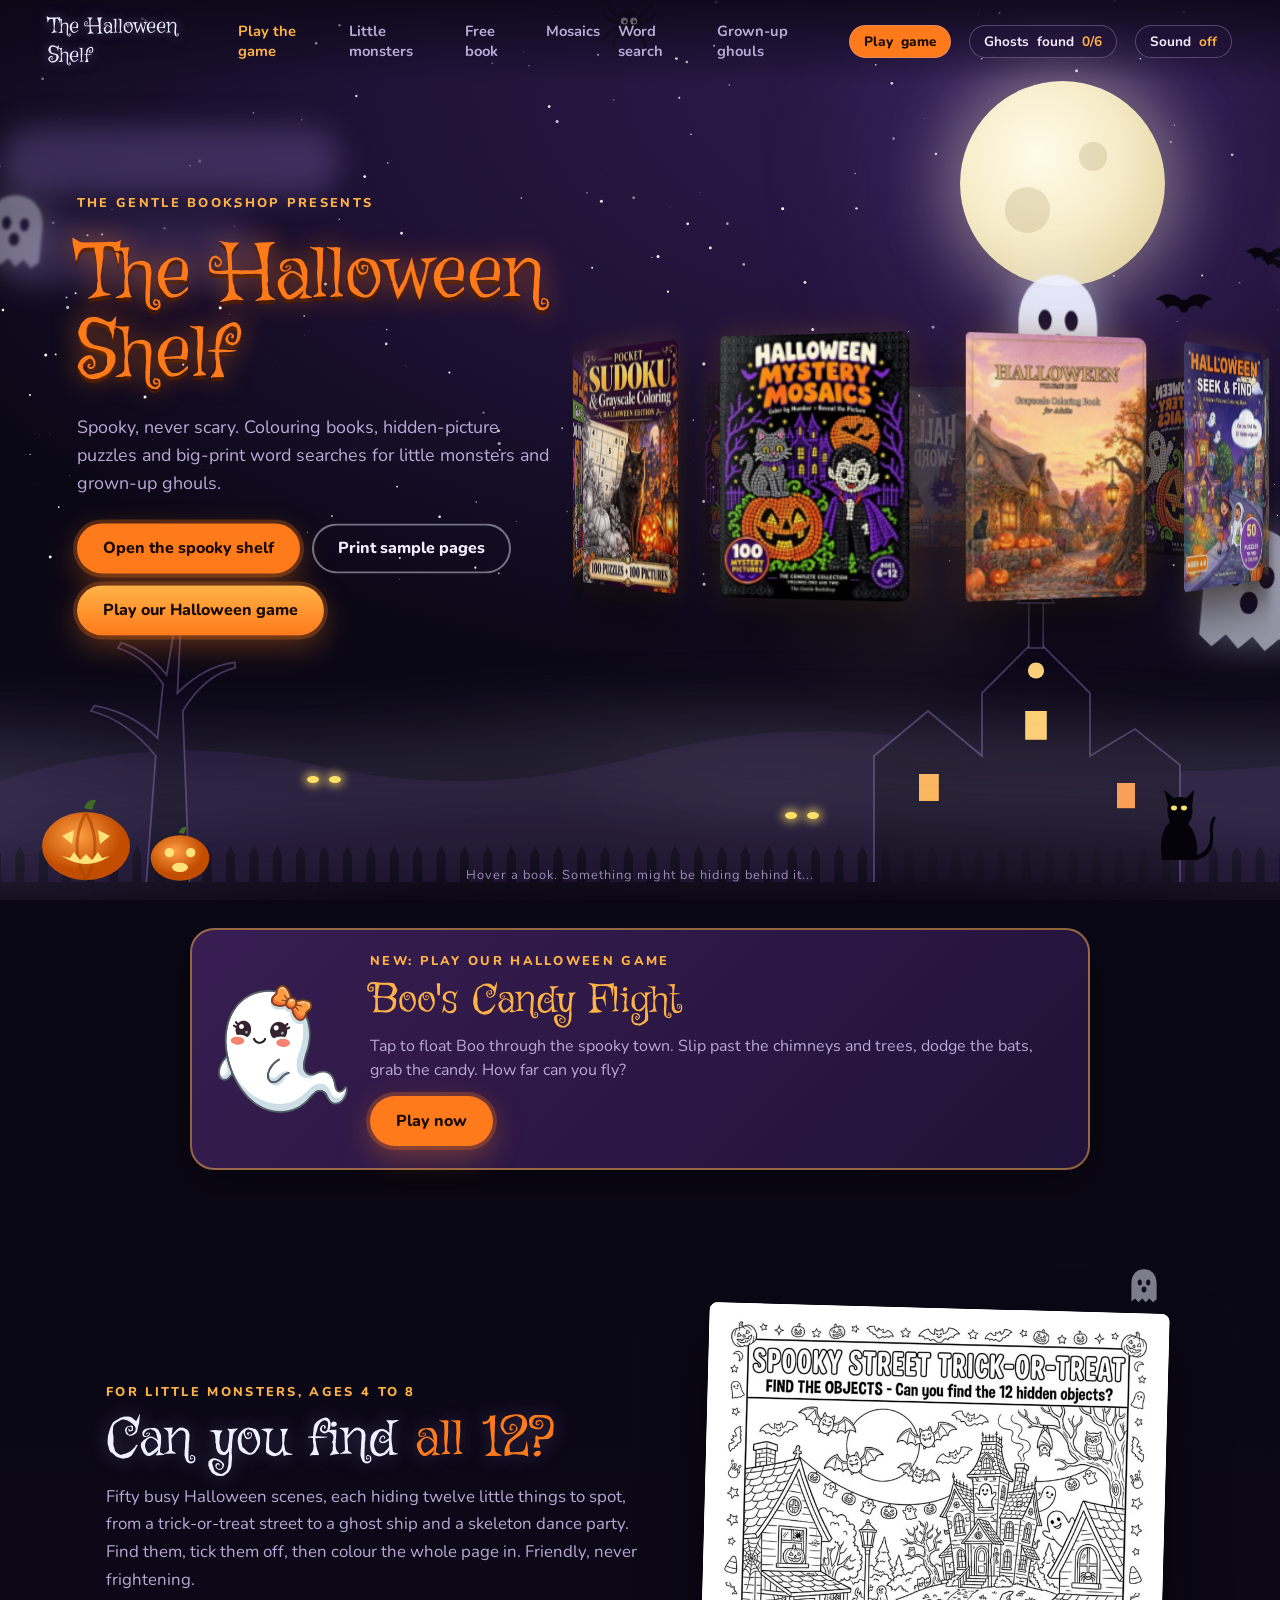
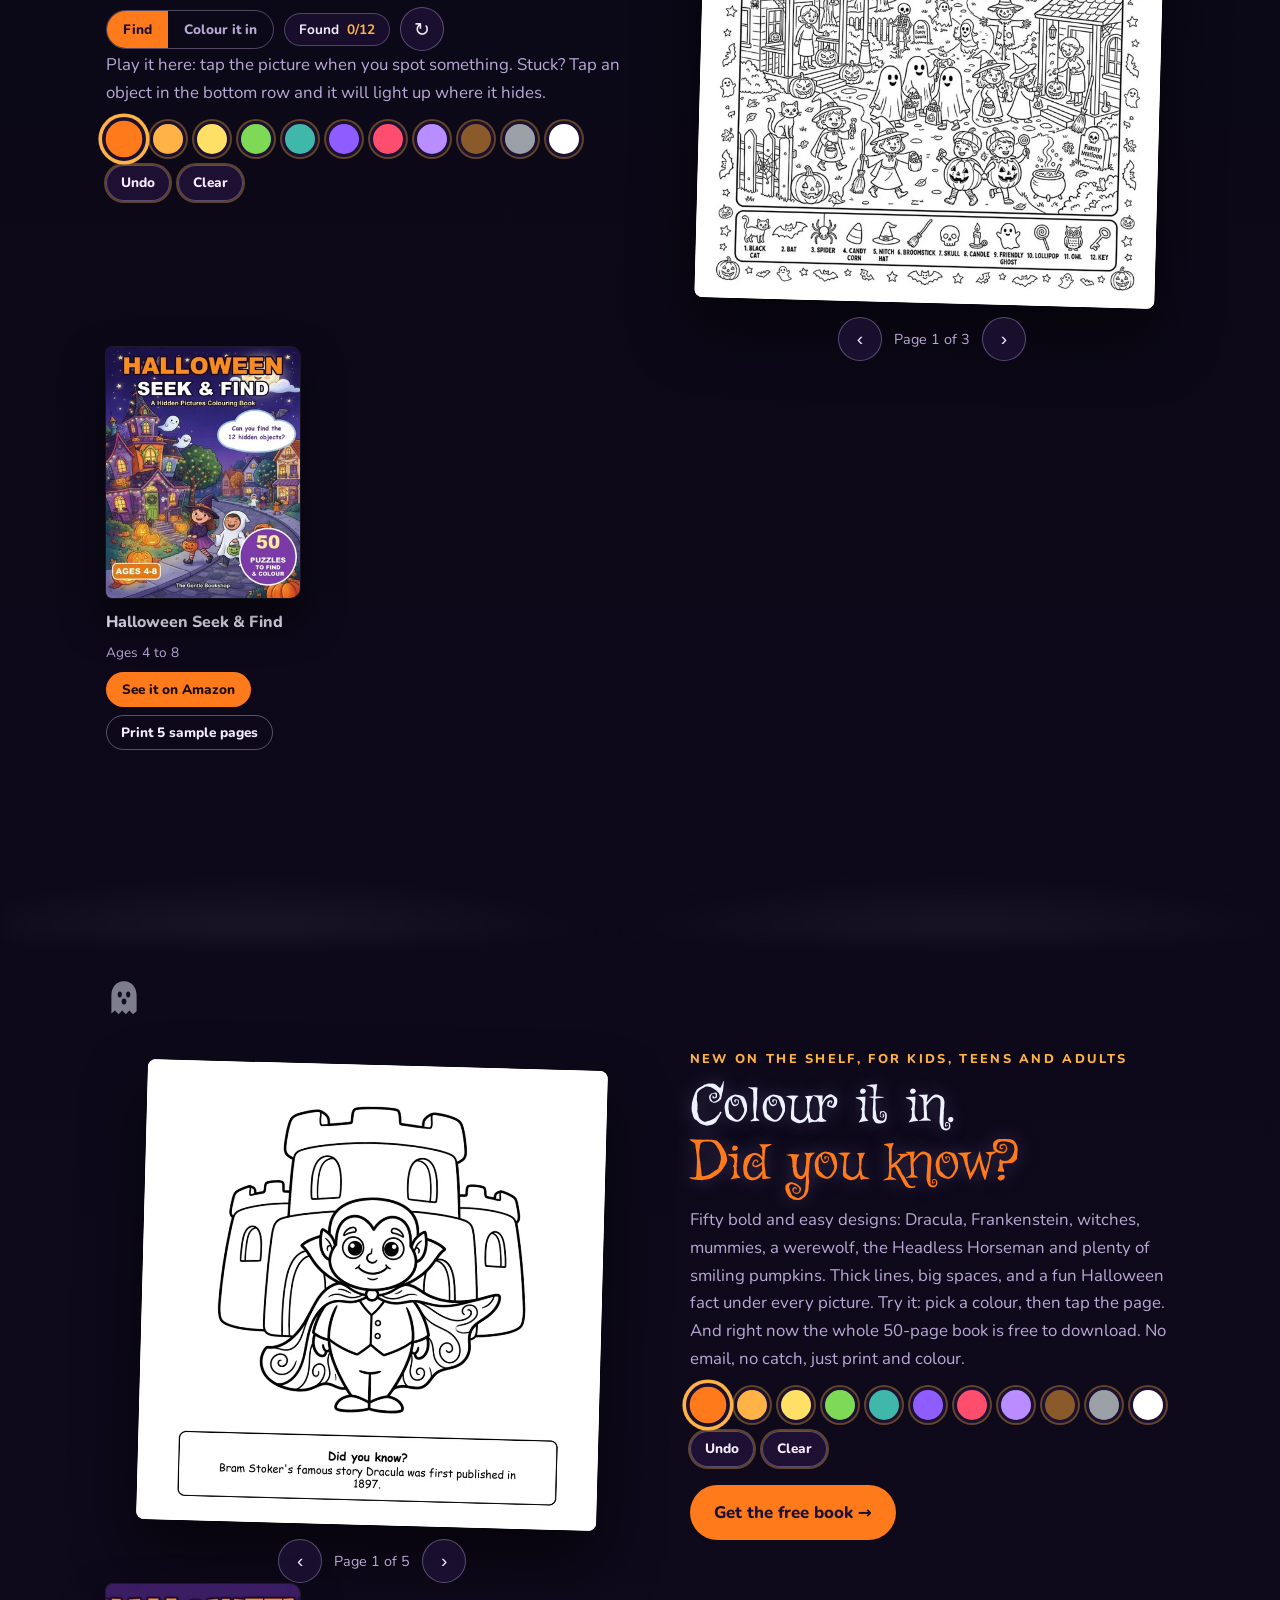
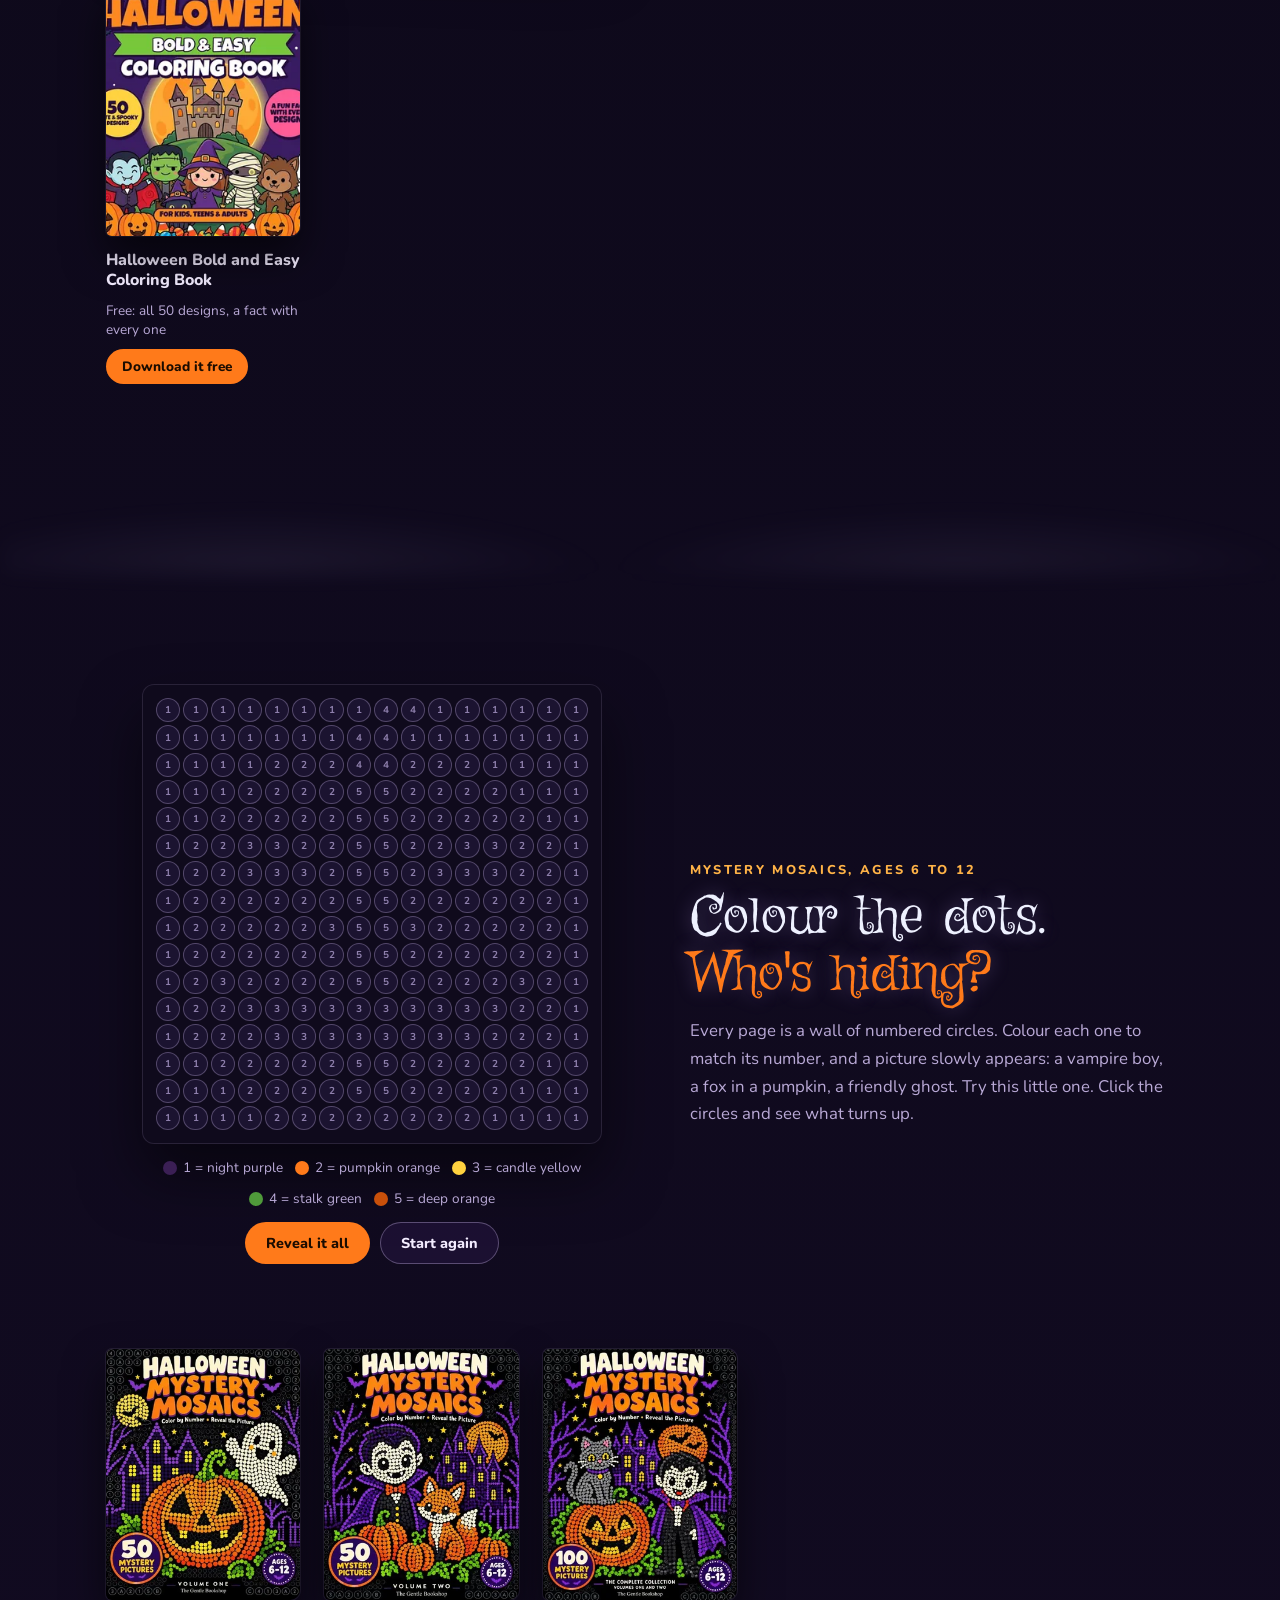
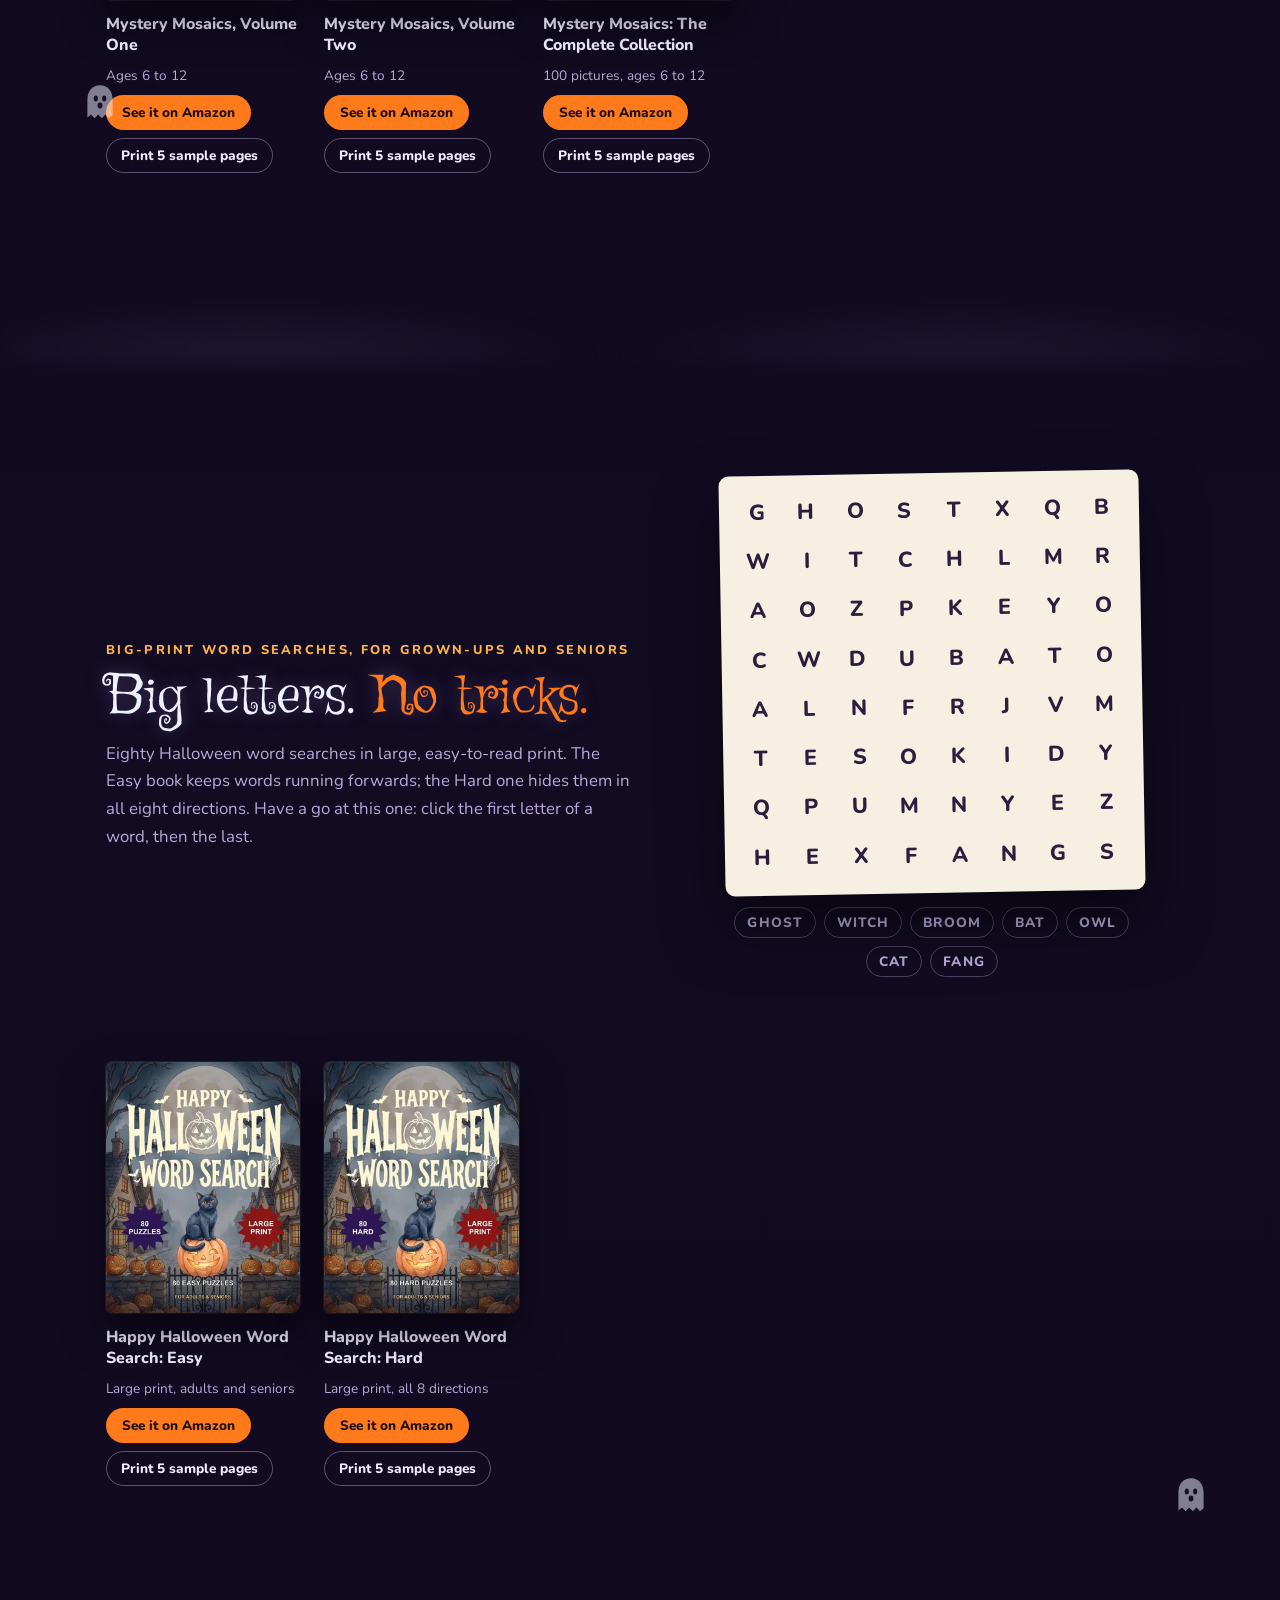
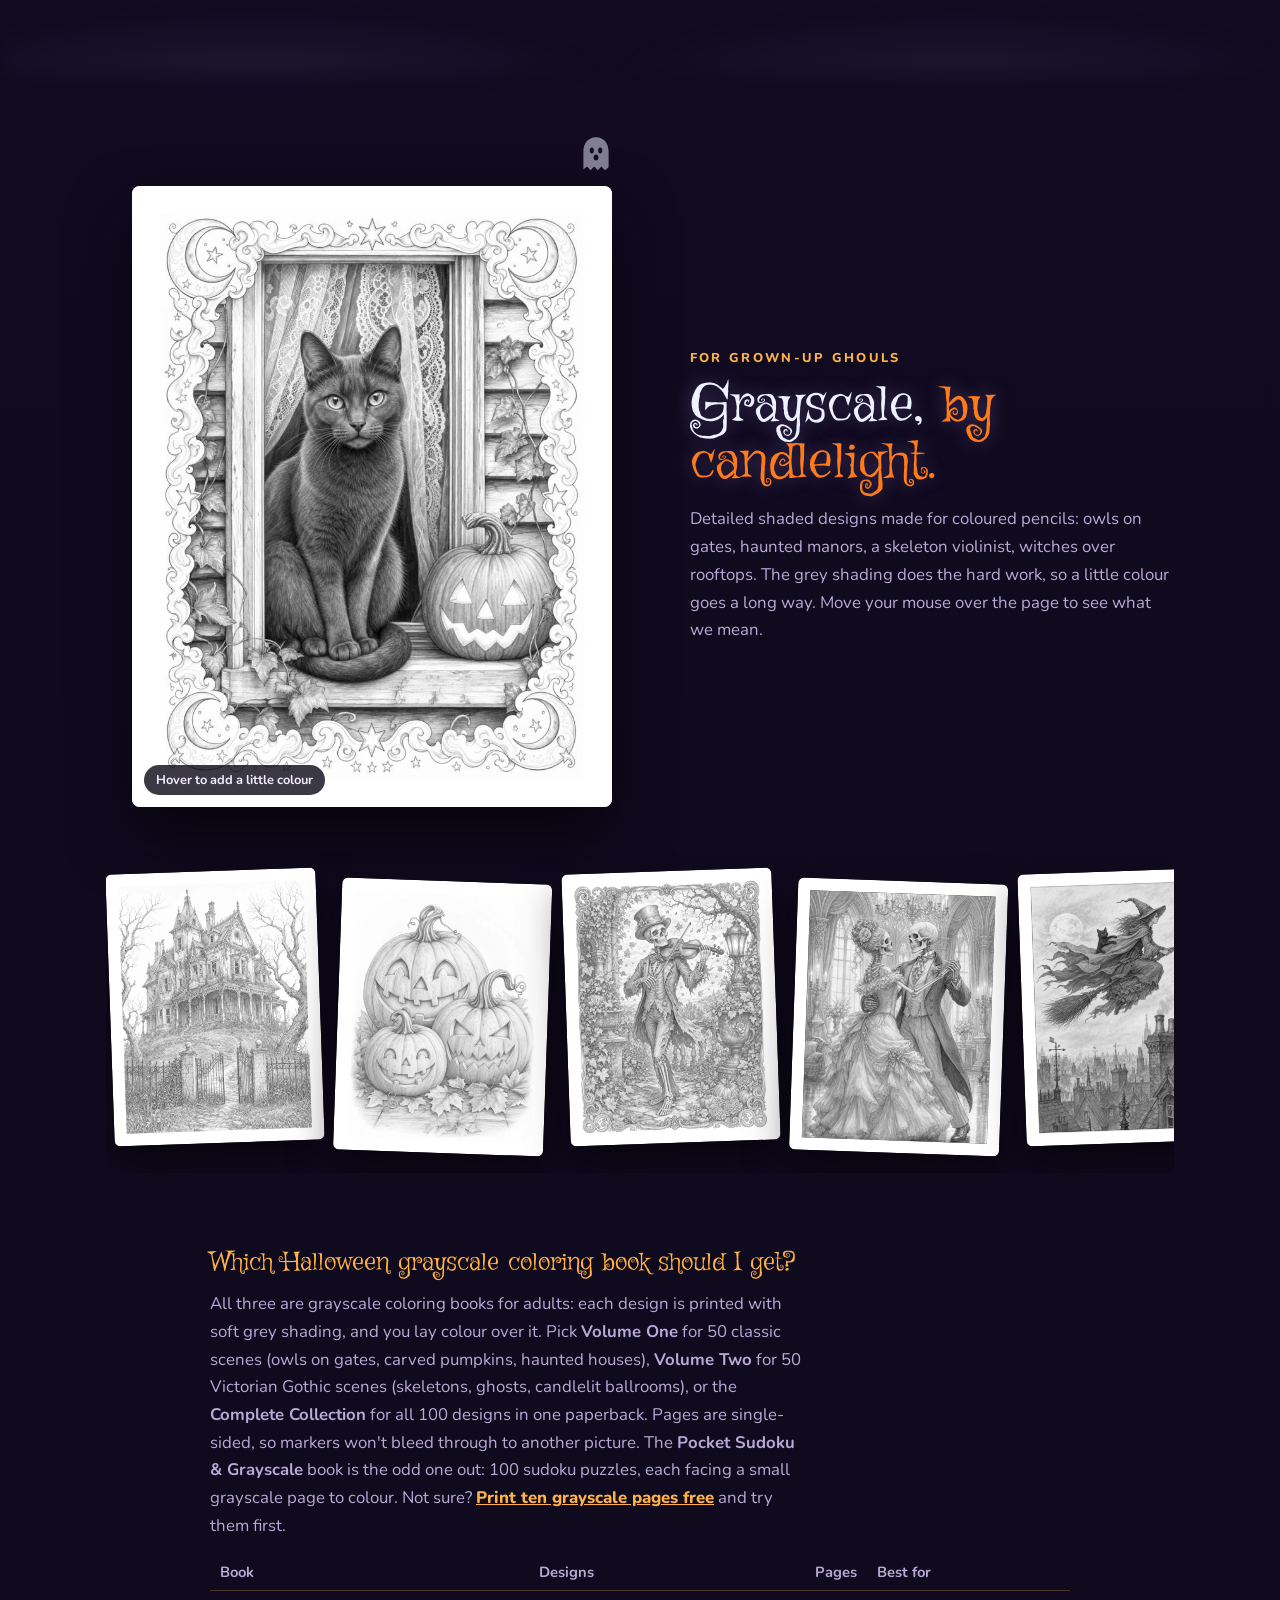
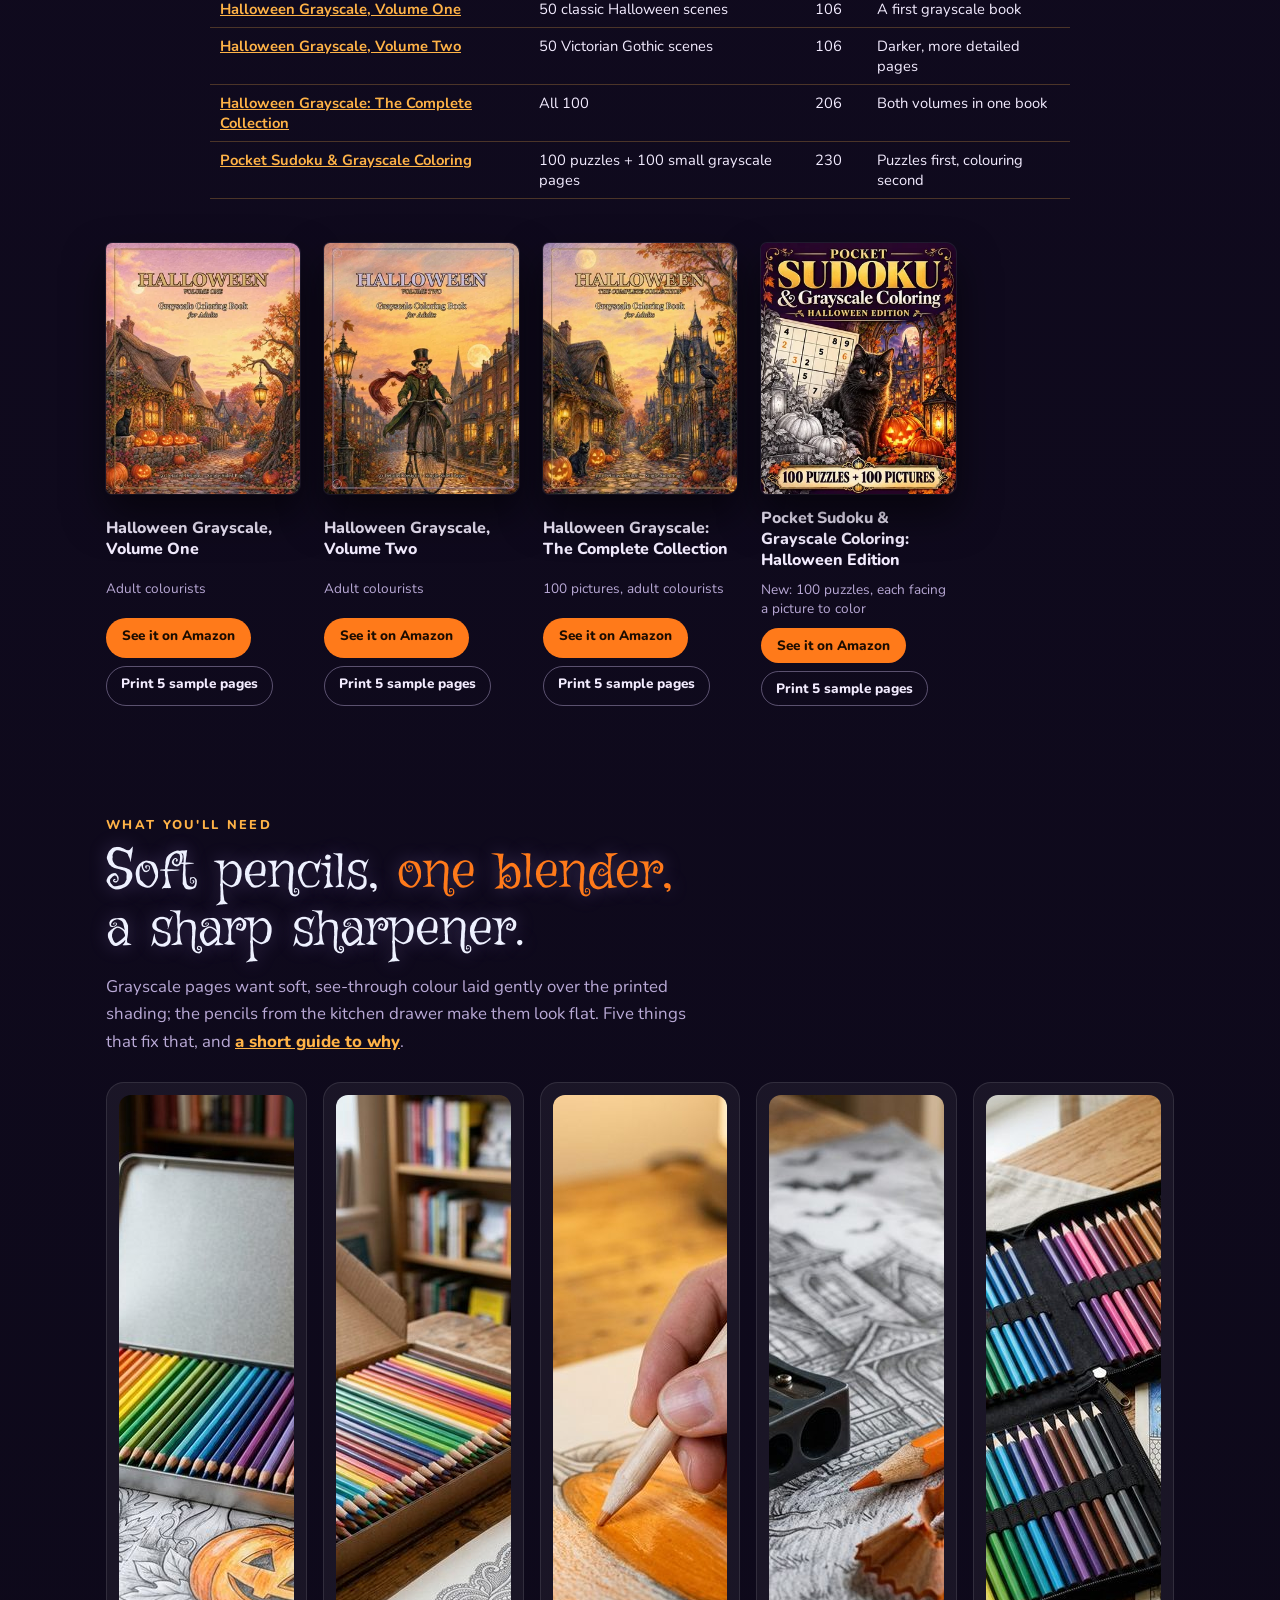
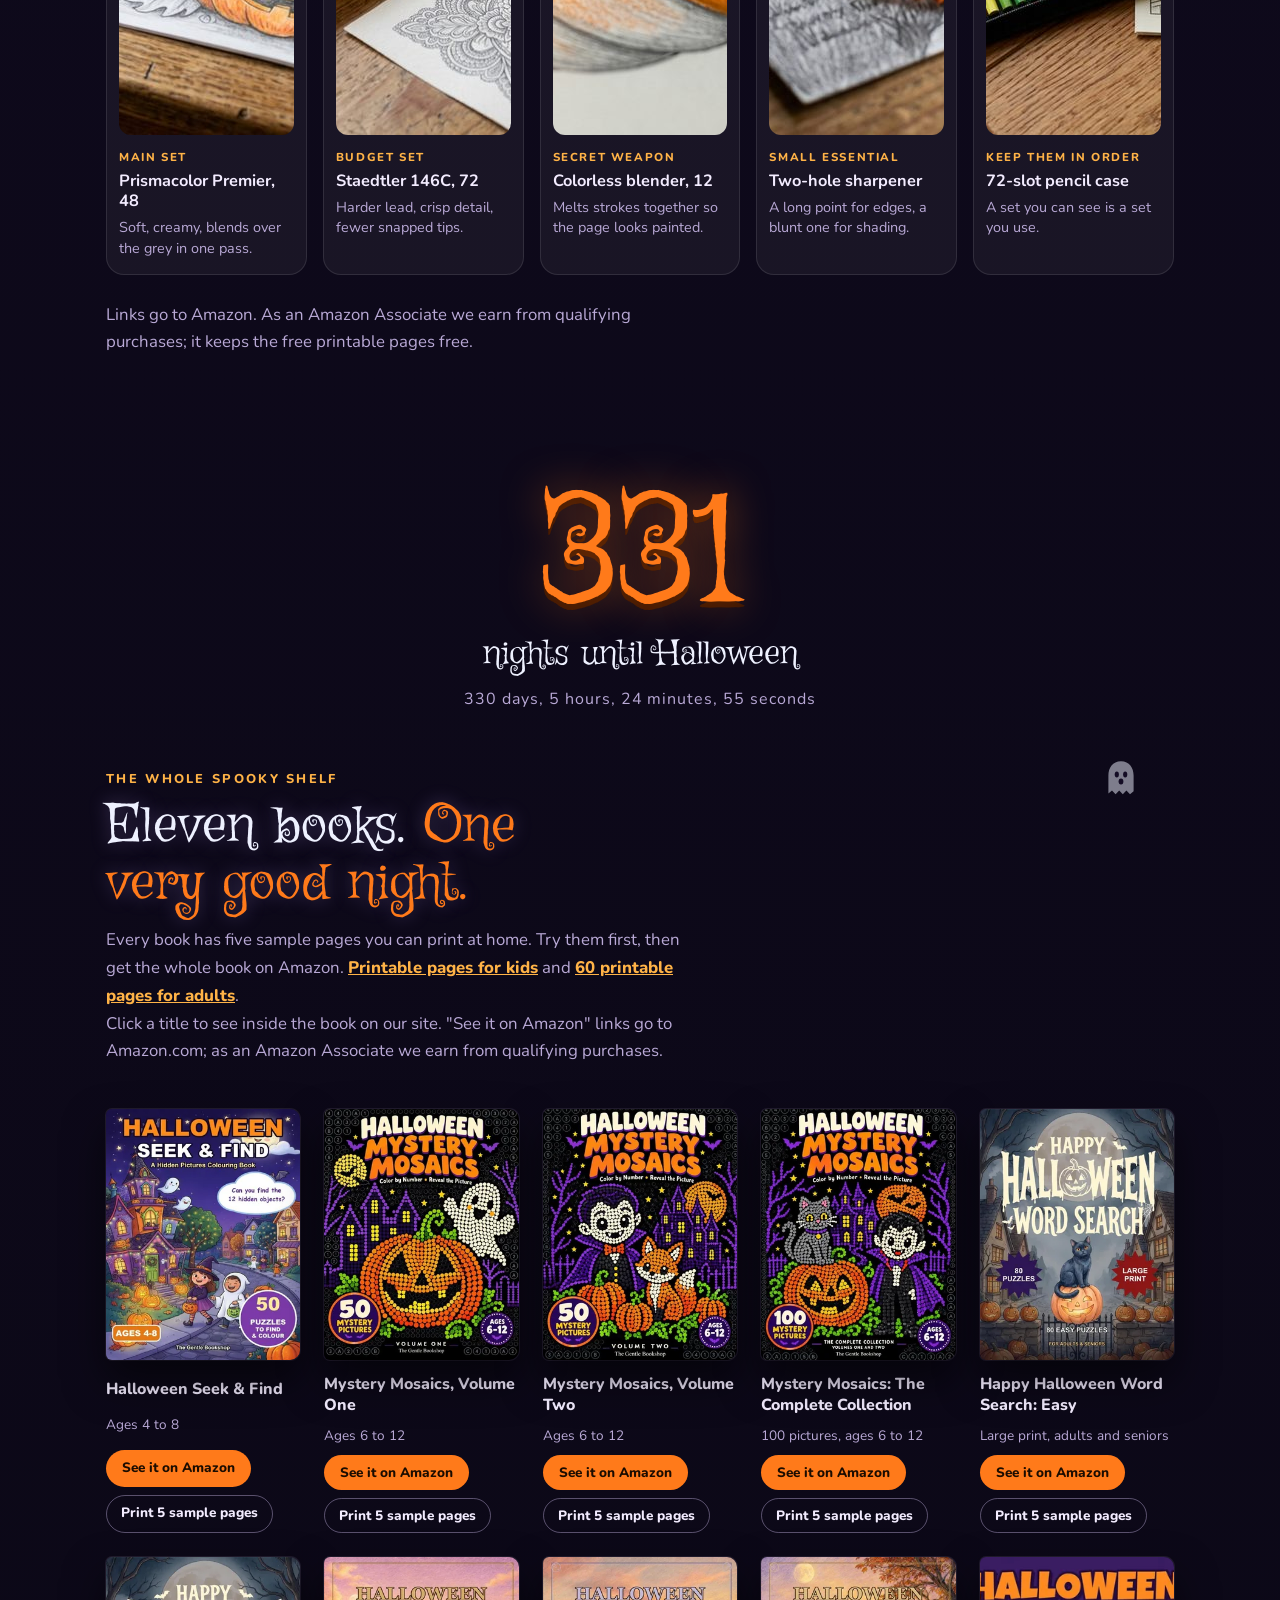
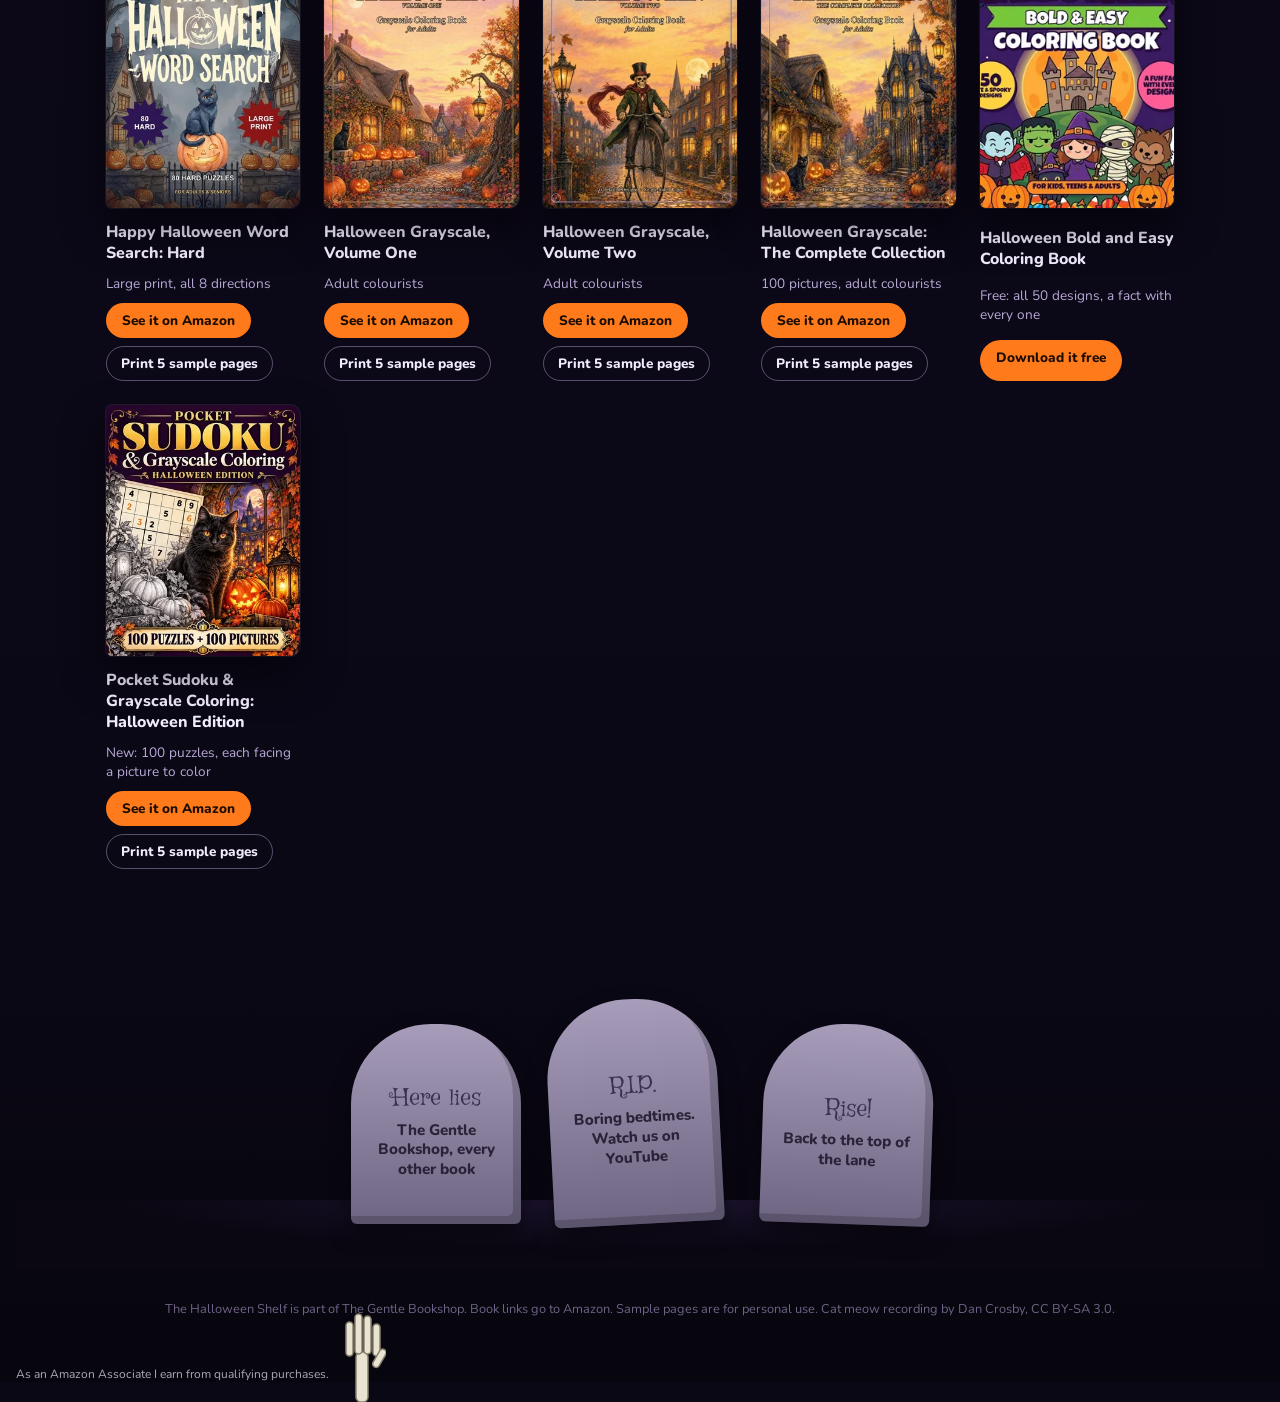
<file: index.html>
<!doctype html>
<html lang="en">
<head>
<meta charset="utf-8">
<meta name="viewport" content="width=device-width, initial-scale=1, viewport-fit=cover">
<title>Halloween Colouring, Seek and Find and Puzzle Books | The Gentle Bookshop</title>
<meta name="description" content="Spooky, never scary. Halloween grayscale coloring books for adults, color-by-number mosaics and seek-and-find for kids ages 4 to 12, and large-print word search for seniors. Print five sample pages from every book.">
<link rel="canonical" href="https://ainjection.github.io/halloween-books/">
<meta property="og:title" content="Halloween Colouring, Seek and Find and Puzzle Books | The Gentle Bookshop">
<meta property="og:description" content="Spooky, never scary. Halloween grayscale coloring books for adults, color-by-number mosaics and seek-and-find for kids, and large-print word search for seniors.">
<meta property="og:image" content="https://ainjection.github.io/halloween-books/og.jpg">
<meta property="og:url" content="https://ainjection.github.io/halloween-books/">
<meta property="og:type" content="website">
<meta name="twitter:card" content="summary_large_image">
<link rel="icon" href="data:image/svg+xml,%3Csvg xmlns='http://www.w3.org/2000/svg' viewBox='0 0 96 84'%3E%3Cellipse cx='48' cy='48' rx='44' ry='34' fill='%23ff7a1a'/%3E%3Cpath d='M46 10 Q50 0 58 2 L54 12Z' fill='%233d6b24'/%3E%3Cpath d='M24 38 L36 32 L34 46Z M72 38 L60 32 L62 46Z M24 58 Q48 74 72 58 L48 62Z' fill='%231b0c00'/%3E%3C/svg%3E">
<link rel="preload" href="fonts/griffy-400.woff2" as="font" type="font/woff2" crossorigin>
<style>
@font-face{font-family:'Griffy';font-style:normal;font-weight:400;font-display:swap;src:url(fonts/griffy-400.woff2) format('woff2')}
@font-face{font-family:'Nunito';font-style:normal;font-weight:400 800;font-display:swap;src:url(fonts/nunito-400.woff2) format('woff2')}
:root{
  --night:#0b0816; --plum:#22133a; --dusk:#3b1f55; --moon:#f6ecc9;
  --pumpkin:#ff7a1a; --glow:#ffb347; --ghost:#eef1ff; --ink:#f3ecff; --muted:#b9a9d6;
  --display:"Griffy","Georgia",serif; --body:"Nunito","Segoe UI",system-ui,sans-serif;
  color-scheme:dark;
}
*{box-sizing:border-box}
html{scroll-behavior:smooth;scroll-padding-top:70px}
html,body{margin:0;background:var(--night);color:var(--ink);font-family:var(--body)}
a{color:inherit}

/* ---------- HERO STAGE ---------- */
.hero{position:relative;height:100vh;min-height:640px;overflow:hidden;isolation:isolate;
  background:radial-gradient(120% 90% at 75% 10%,#2c1a4a 0%,var(--plum) 35%,var(--night) 75%)}
#stars{position:absolute;inset:0;z-index:0}
.moon{position:absolute;right:9vw;top:9vh;width:clamp(120px,16vw,240px);aspect-ratio:1;border-radius:50%;z-index:1;
  background:radial-gradient(circle at 38% 36%,#fffbe8 0%,var(--moon) 45%,#d9c78f 100%);
  box-shadow:0 0 60px 18px rgba(246,236,201,.35),0 0 160px 60px rgba(160,120,255,.18)}
.moon::before,.moon::after{content:"";position:absolute;border-radius:50%;background:rgba(170,150,100,.25)}
.moon::before{width:22%;height:22%;left:22%;top:52%}
.moon::after{width:14%;height:14%;left:58%;top:30%}
.cloud{position:absolute;z-index:2;height:70px;border-radius:70px;background:rgba(92,70,130,.55);filter:blur(14px);animation:drift linear infinite}
.cloud.c1{top:14vh;width:340px;animation-duration:70s}
.cloud.c2{top:24vh;width:260px;animation-duration:95s;animation-delay:-40s;opacity:.7}
@keyframes drift{from{transform:translateX(110vw)}to{transform:translateX(-400px)}}

.skyline{position:absolute;left:0;right:0;bottom:0;z-index:3;width:100%;height:46vh}
.win{animation:flicker 3.2s infinite steps(1)}
.win.w2{animation-delay:-1.3s}.win.w3{animation-delay:-2.1s}
@keyframes flicker{0%,100%{opacity:1}40%{opacity:.35}42%{opacity:1}70%{opacity:.6}72%{opacity:1}}

.fog{position:absolute;left:-50%;width:200%;z-index:6;pointer-events:none;filter:blur(18px);
  background:radial-gradient(40% 60% at 20% 60%,rgba(200,190,255,.16),transparent 70%),
             radial-gradient(35% 55% at 55% 50%,rgba(220,210,255,.12),transparent 70%),
             radial-gradient(40% 60% at 85% 60%,rgba(200,190,255,.15),transparent 70%)}
.fog.f1{bottom:-6vh;height:34vh;animation:fogmove 38s linear infinite}
.fog.f2{bottom:4vh;height:26vh;opacity:.7;animation:fogmove 60s linear infinite reverse}
@keyframes fogmove{from{transform:translateX(0)}to{transform:translateX(25%)}}

.sprite{position:absolute;top:0;left:0;pointer-events:none;will-change:transform;transition:opacity .5s}
.ghost-svg{width:100%;height:auto;display:block;filter:drop-shadow(0 0 18px rgba(220,225,255,.55))}
.bat{width:54px;z-index:5}
.bat .wing{transform-origin:50% 50%;animation:flap .22s ease-in-out infinite alternate}
@keyframes flap{from{transform:scaleY(1)}to{transform:scaleY(.25)}}

.pumpkins{position:absolute;bottom:2vh;left:3vw;z-index:9;display:flex;gap:14px;align-items:flex-end;pointer-events:none}
.pk{position:relative}
.pk .face{animation:candle 1.4s infinite alternate ease-in-out}
.pk:nth-child(2) .face{animation-duration:1.1s}
@keyframes candle{0%{opacity:.75}30%{opacity:1}60%{opacity:.85}100%{opacity:1}}
.eyes{position:absolute;z-index:8;display:flex;gap:10px;pointer-events:none}
.eyes i{width:12px;height:7px;border-radius:50%;background:#ffe066;box-shadow:0 0 10px 3px rgba(255,224,102,.7);animation:blink 5s infinite}
@keyframes blink{0%,92%,100%{transform:scaleY(1)}95%{transform:scaleY(.08)}}

/* ---------- COPY ---------- */
.copy{position:absolute;z-index:12;left:clamp(16px,6vw,96px);top:50%;transform:translateY(-58%);max-width:min(520px,88vw)}
.kicker{font-weight:800;letter-spacing:.18em;text-transform:uppercase;font-size:.8rem;color:var(--glow)}
h1{font-family:var(--display);font-weight:400;font-size:clamp(2.6rem,6.2vw,5.2rem);line-height:1;margin:.3em 0 .25em;
  color:var(--ghost);text-shadow:0 0 22px rgba(190,160,255,.55),0 4px 0 #1a0f2b}
h1 span{color:var(--pumpkin);text-shadow:0 0 26px rgba(255,122,26,.7),0 4px 0 #3a1400}
.copy p{font-size:clamp(1rem,1.4vw,1.2rem);line-height:1.55;color:var(--muted);margin:0 0 1.4em;max-width:44ch}
.cta{display:inline-flex;gap:10px;align-items:center;padding:14px 26px;border-radius:999px;background:var(--pumpkin);color:#1b0c00;
  font-weight:800;text-decoration:none;box-shadow:0 0 0 4px rgba(255,122,26,.25),0 10px 30px rgba(255,122,26,.35);transition:transform .2s}
.cta:hover{transform:translateY(-2px) scale(1.03)}
.cta:focus-visible{outline:3px solid var(--ghost);outline-offset:3px}

/* ---------- 3D CAROUSEL ---------- */
.carousel-wrap{position:absolute;z-index:11;right:clamp(0px,4vw,80px);top:50%;transform:translateY(-46%);
  width:min(620px,56vw);height:420px;perspective:1300px}
.ring{position:absolute;left:50%;top:50%;width:0;height:0;transform-style:preserve-3d}
.book{position:absolute;width:150px;height:200px;margin:-100px 0 0 -75px;transform-style:preserve-3d;cursor:pointer;text-decoration:none}
.book .cover{position:absolute;inset:0;border-radius:4px 8px 8px 4px;overflow:hidden;background:#1a1028;
  box-shadow:0 18px 40px rgba(0,0,0,.6),0 0 24px rgba(255,160,60,.18);transition:transform .35s,box-shadow .35s;backface-visibility:hidden}
.book .cover img{width:100%;height:100%;object-fit:cover;display:block}
.book .cover::after{content:"";position:absolute;inset:0;background:linear-gradient(100deg,rgba(255,255,255,.18),transparent 30%,transparent 80%,rgba(0,0,0,.25))}
.book:hover .cover,.book:focus-visible .cover{transform:translateZ(40px) scale(1.06);box-shadow:0 26px 60px rgba(0,0,0,.7),0 0 40px rgba(255,160,60,.5)}
.book:focus-visible{outline:none}
/* the peeking ghost lives behind each book */
.peek{position:absolute;left:50%;top:0;width:78px;margin-left:-39px;transform:translateY(20%) translateZ(-6px);
  transition:transform .45s cubic-bezier(.34,1.8,.5,1);pointer-events:none}
.book.peeking .peek{transform:translateY(-52%) translateZ(-6px)}
.book:hover .peek,.book:focus-visible .peek{transform:translateY(-92%) translateZ(-6px) rotate(-6deg)}
.boo{position:absolute;left:62%;top:-4px;font-family:var(--display);font-size:1.3rem;color:#1b0c00;background:var(--ghost);
  padding:2px 10px;border-radius:14px;opacity:0;transform:scale(.4) translateY(10px);transition:all .3s .1s;box-shadow:0 4px 12px rgba(0,0,0,.4);white-space:nowrap}
.book:hover .boo,.book:focus-visible .boo{opacity:1;transform:scale(1) translateY(-70px)}
.label{position:absolute;left:0;right:0;bottom:-34px;text-align:center;font-size:.8rem;font-weight:700;color:var(--muted);
  opacity:0;transition:opacity .3s;backface-visibility:hidden}
.book:hover .label{opacity:1}

/* the big "jump out" ghost */
.jumper{position:absolute;z-index:30;left:50%;top:50%;width:260px;margin:-150px 0 0 -130px;opacity:0;pointer-events:none}
.jumper.go{animation:jump 2.4s cubic-bezier(.3,.1,.2,1) forwards}
@keyframes jump{0%{opacity:0;transform:scale(.15) translateY(80px)}35%{opacity:.95;transform:scale(1.1) translateY(0)}
  55%{opacity:.95;transform:scale(1.25) rotate(-4deg)}100%{opacity:0;transform:scale(3.2) translateY(-60px)}}
.jumper .say{position:absolute;left:100%;top:10%;font-family:var(--display);font-size:2.4rem;color:var(--ghost);text-shadow:0 0 18px rgba(200,180,255,.9)}

.hint{position:absolute;z-index:12;left:50%;bottom:16px;transform:translateX(-50%);font-size:.8rem;color:var(--muted);letter-spacing:.08em;opacity:.8}

/* cursor lantern */
.lantern{position:absolute;inset:0;z-index:10;pointer-events:none;
  background:radial-gradient(260px 260px at var(--mx,70%) var(--my,60%),rgba(255,190,110,.10),transparent 70%)}

/* ---------- daft characters ---------- */
.char{position:absolute;pointer-events:none}
.frank{z-index:9;bottom:1vh;width:130px;left:0;transform:translateX(-200px)}
.frank .bob{animation:bob .6s ease-in-out infinite alternate}
.frank .leg-l,.frank .leg-r{transform-box:fill-box;transform-origin:50% 0;animation:stomp .6s ease-in-out infinite alternate}
.frank .leg-r{animation-direction:alternate-reverse}
.frank .arms{transform-box:fill-box;transform-origin:0 50%;animation:reach 1.2s ease-in-out infinite alternate}
@keyframes bob{from{transform:translateY(0)}to{transform:translateY(-5px)}}
@keyframes stomp{from{transform:rotate(-16deg)}to{transform:rotate(16deg)}}
@keyframes reach{from{transform:rotate(-4deg)}to{transform:rotate(5deg)}}
.vamp{z-index:12;bottom:-6px;left:36vw;width:140px;transform:translateY(105%);transition:transform .7s cubic-bezier(.34,1.5,.6,1)}
.vamp.up{transform:translateY(0)}
.vamp .cape-l,.vamp .cape-r{transform-box:fill-box;transition:transform .35s ease-out .5s}
.vamp .cape-l{transform-origin:100% 20%;transform:scaleX(.35)}
.vamp .cape-r{transform-origin:0 20%;transform:scaleX(.35)}
.vamp.up .cape-l,.vamp.up .cape-r{transform:scaleX(1)}
.vamp .bleh{position:absolute;left:84%;top:-8px;font-family:var(--display);font-size:1.4rem;color:#1b0c00;background:#fff;padding:2px 10px;border-radius:14px;opacity:0;transform:scale(.4);transition:all .3s .9s}
.vamp.up .bleh{opacity:1;transform:scale(1) rotate(6deg)}
.vamp.poof{transition:opacity .25s;opacity:0}
.witch{z-index:2;top:11vh;left:0;width:150px;transform:translateX(-220px)}
.spider{z-index:13;top:0;left:47vw;width:54px}
.spider .thread{position:absolute;left:50%;top:0;width:1px;height:var(--drop,0px);background:rgba(230,225,255,.55);transform:translateX(-50%)}
.spider .body{position:absolute;left:0;top:var(--drop,0px);width:54px;transform:translateY(-6px)}
.spider.wiggle .body{animation:wiggle .25s ease-in-out 6 alternate}
@keyframes wiggle{from{transform:translateY(-6px) rotate(-12deg)}to{transform:translateY(-6px) rotate(12deg)}}
.cat{z-index:9;right:5vw;bottom:32px;width:70px}
.cat .tail{transform-box:fill-box;transform-origin:0 100%;animation:swish 2.4s ease-in-out infinite alternate}
.cat .eye{animation:blink 4.5s infinite;transform-box:fill-box;transform-origin:center}
@keyframes swish{from{transform:rotate(-12deg)}to{transform:rotate(18deg)}}
/* ---------- nav ---------- */
.nav{position:fixed;z-index:50;top:0;left:0;right:0;display:flex;align-items:center;gap:18px;padding:12px clamp(16px,4vw,48px);
  padding-top:calc(12px + env(safe-area-inset-top,0px));background:linear-gradient(rgba(11,8,22,.85),rgba(11,8,22,0));pointer-events:none}
.nav > *{pointer-events:auto}
.nav .brand{font-family:var(--display);font-size:1.35rem;color:var(--ghost);text-decoration:none;margin-right:auto;text-shadow:0 0 12px rgba(190,160,255,.5)}
.nav .links{display:flex;gap:18px;font-weight:700;font-size:.92rem}
.nav .links a{text-decoration:none;color:var(--muted);transition:color .2s}
.nav .links a:hover{color:var(--glow)}
.pill{display:inline-flex;align-items:center;gap:8px;border:1px solid rgba(185,169,214,.35);border-radius:999px;padding:6px 14px;font-size:.85rem;font-weight:700;
  background:rgba(34,19,58,.6);color:var(--ink);backdrop-filter:blur(6px);cursor:pointer;font-family:var(--body)}
.pill b{color:var(--glow);font-variant-numeric:tabular-nums}
.pill:focus-visible{outline:2px solid var(--glow);outline-offset:2px}
button.pill:hover{border-color:var(--glow)}

/* ---------- intro: strike a match ---------- */
.intro{position:fixed;inset:0;z-index:100;background:#000;display:grid;place-items:center;cursor:pointer}
.intro .match{width:40px;height:90px;position:relative;opacity:0;animation:matchIn .5s .2s forwards}
.intro .flame{position:absolute;left:50%;top:0;width:26px;height:44px;margin-left:-13px;border-radius:50% 50% 45% 45%/60% 60% 40% 40%;
  background:radial-gradient(ellipse at 50% 70%,#fff6c8 0%,#ffcf4a 35%,#ff7a1a 70%,transparent 72%);
  box-shadow:0 0 40px 18px rgba(255,150,40,.45);transform:scale(0);transform-origin:50% 90%;animation:ignite .35s .75s forwards,wobble .18s 1.1s infinite alternate}
.intro .stick{position:absolute;left:50%;top:38px;width:5px;height:52px;margin-left:-2.5px;background:#c9a36a;border-radius:2px}
.intro .say{position:absolute;bottom:18vh;left:0;right:0;text-align:center;font-family:var(--display);color:#8b7aa8;font-size:1.1rem;opacity:0;animation:matchIn .5s .9s forwards}
.intro .face{position:absolute;left:50%;bottom:calc(50% + 40px);height:min(42vmin,340px);width:auto;transform:translateX(-50%) scale(.92);transform-origin:50% 100%;
  opacity:0;filter:brightness(.2) blur(2px);animation:faceIn 1s 1s forwards,lunge .45s 2.15s cubic-bezier(.3,1.8,.5,1) forwards}
.intro .face .eye{opacity:0;animation:eyesOn .15s 1.9s forwards}
.intro .match{position:relative;z-index:2}
@keyframes faceIn{to{opacity:1;filter:brightness(1) blur(0)}}
@keyframes lunge{to{transform:translateX(-50%) scale(1.14)}}
@keyframes eyesOn{to{opacity:1}}
.intro.open{animation:openUp 1.3s cubic-bezier(.7,0,.3,1) forwards}
@keyframes matchIn{to{opacity:1}}
@keyframes ignite{0%{transform:scale(0)}70%{transform:scale(1.25)}100%{transform:scale(1)}}
@keyframes wobble{from{transform:scale(1) skewX(-3deg)}to{transform:scale(1.06,.96) skewX(3deg)}}
@keyframes openUp{from{clip-path:circle(150% at 50% 50%)}to{clip-path:circle(0% at 50% 40%)}}
.intro.gone{display:none}

/* title letters drop in */
.ltr{display:inline-block;transform:translateY(-120vh) rotate(-20deg);opacity:0}
.drop .ltr{animation:ltrDrop .9s cubic-bezier(.3,1.6,.5,1) forwards}
@keyframes ltrDrop{to{transform:none;opacity:1}}

/* parallax layers (the individual translate property stacks with animations) */
.moon{translate:calc(var(--px,0) * -14px) calc(var(--py,0) * -10px)}
.skyline{translate:calc(var(--px,0) * -24px) 0}
.fog.f2{translate:calc(var(--px,0) * -34px) 0}
.fog.f1{translate:calc(var(--px,0) * -50px) 0}
.carousel-wrap{translate:calc(var(--px,0) * 16px) calc(var(--py,0) * 10px)}

/* ---------- page sections ---------- */
.lane{position:relative;background:linear-gradient(var(--night),#120b22 40%,var(--night))}
.chapter{position:relative;max-width:1180px;margin:0 auto;padding:110px clamp(16px,5vw,56px) 70px;display:grid;gap:44px}
.chapter-head{max-width:640px}
.answer{max-width:860px;margin:28px auto 0}
.answer h3{font-family:var(--display);font-weight:400;font-size:1.6rem;margin:0 0 10px;color:var(--glow)}
.answer p{line-height:1.6;color:var(--ink)}
.cmp{width:100%;border-collapse:collapse;font-size:.92rem;margin-top:14px}
.cmp th,.cmp td{text-align:left;padding:8px 10px;border-bottom:1px solid rgba(255,179,71,.25);vertical-align:top}
.cmp th{color:var(--muted);font-weight:700}
.cmp a{color:var(--glow);font-weight:700}
.kitband{padding-top:40px;padding-bottom:40px;gap:26px}
.kitband .chapter-head a{color:var(--glow);font-weight:800}
.kit{display:grid;grid-template-columns:repeat(auto-fit,minmax(170px,1fr));gap:16px}
.kitem{display:flex;flex-direction:column;gap:6px;padding:12px 12px 16px;border-radius:18px;background:rgba(255,255,255,.05);border:1px solid rgba(255,255,255,.1);color:var(--ink);text-decoration:none;transition:transform .2s,border-color .2s}
.kitem:hover{transform:translateY(-3px);border-color:var(--glow)}
.kitem img{width:100%;aspect-ratio:1/1;object-fit:cover;border-radius:12px;margin-bottom:8px;display:block}
.kitem .kpick{font-size:.72rem;font-weight:800;letter-spacing:.14em;text-transform:uppercase;color:var(--glow)}
.kitem strong{font-size:1.02rem;line-height:1.25}
.kitem small{color:var(--muted);font-size:.9rem;line-height:1.4}
.kitnote{color:var(--muted);font-size:.85rem}
.chapter-head .kicker{margin-bottom:10px}
.chapter h2{font-family:var(--display);font-weight:400;font-size:clamp(2.1rem,4.4vw,3.4rem);line-height:1.05;margin:0 0 14px;color:var(--ghost);
  text-shadow:0 0 18px rgba(190,160,255,.35);text-wrap:balance}
.chapter h2 em{font-style:normal;color:var(--pumpkin)}
.chapter p{color:var(--muted);line-height:1.65;font-size:1.05rem;margin:0;max-width:60ch}
.split{display:grid;grid-template-columns:1.1fr 1fr;gap:clamp(24px,4vw,56px);align-items:center}
.divider{height:120px;background:
  radial-gradient(40% 80% at 20% 100%,rgba(200,190,255,.08),transparent 70%),
  radial-gradient(40% 80% at 75% 100%,rgba(200,190,255,.07),transparent 70%);filter:blur(10px)}

/* book cards */
.shelf{display:grid;grid-template-columns:repeat(auto-fill,minmax(190px,1fr));gap:24px}
.card{display:grid;gap:10px;text-decoration:none;color:var(--ink);perspective:800px}
.card .tilt{position:relative;border-radius:6px 10px 10px 6px;overflow:hidden;aspect-ratio:1000/1293;background:#1a1028;
  box-shadow:0 20px 40px rgba(0,0,0,.55),0 0 0 1px rgba(185,169,214,.12);transition:transform .15s ease-out,box-shadow .3s;transform-style:preserve-3d}
.card .tilt img{width:100%;height:100%;object-fit:cover;display:block}
.card .tilt::after{content:"";position:absolute;inset:0;background:radial-gradient(circle at var(--gx,50%) var(--gy,30%),rgba(255,255,255,.22),transparent 55%);opacity:0;transition:opacity .3s}
.card:hover .tilt{box-shadow:0 26px 60px rgba(0,0,0,.6),0 0 30px rgba(255,140,40,.35)}
.card:hover .tilt::after{opacity:1}
.card h3{font-size:1rem;margin:4px 0 0;font-weight:800;line-height:1.3}
.card .who{font-size:.85rem;color:var(--muted)}
.card .buy{justify-self:start;font-size:.85rem;font-weight:800;color:#1b0c00;background:var(--pumpkin);padding:8px 16px;border-radius:999px;transition:transform .2s}
.card:hover .buy{transform:translateY(-2px)}
.card:focus-visible{outline:2px solid var(--glow);outline-offset:6px;border-radius:8px}

/* tap-to-colour on the sample pages */
.cpage{position:absolute;inset:0;width:100%;height:100%;border-radius:8px;transform:rotate(1.5deg);cursor:crosshair;touch-action:manipulation;z-index:2;transition:opacity .25s}
.cpal{display:flex;flex-wrap:wrap;gap:8px;margin-top:14px;align-items:center}
.cpal button{width:36px;height:36px;border-radius:50%;border:3px solid #1b1030;box-shadow:0 0 0 2px rgba(255,179,71,.35);cursor:pointer;transition:transform .15s}
.cpal button[aria-pressed="true"]{transform:scale(1.22);box-shadow:0 0 0 3px var(--glow)}
.cpal .undo{width:auto;border-radius:999px;padding:0 14px;height:36px;background:rgba(34,19,58,.8);color:var(--ink);border:1px solid rgba(185,169,214,.4);font:800 .85rem var(--body)}
.modes{display:inline-flex;border:1px solid rgba(185,169,214,.4);border-radius:999px;overflow:hidden}
.modes button{background:transparent;color:var(--muted);border:0;padding:9px 16px;font:800 .85rem var(--body);cursor:pointer}
.modes button[aria-pressed="true"]{background:var(--pumpkin);color:#1b1030}
/* seek & find game */
.sf-layer{position:absolute;inset:0;z-index:3;transform:rotate(1.5deg);cursor:crosshair;touch-action:manipulation}
.sf-layer svg{width:100%;height:100%;display:block}
.sf-ring{fill:none;stroke:#39d98a;stroke-width:6}
.sf-ring.sf-hint{stroke:var(--pumpkin);stroke-dasharray:10 8;animation:sfpulse 1s ease-in-out infinite alternate}
.sf-ring.miss{stroke:#ff4d6d;stroke-width:4;animation:sffade .6s forwards}
.sf-tick{fill:#39d98a;opacity:.85}
@keyframes sfpulse{from{stroke-width:5;opacity:.6}to{stroke-width:9;opacity:1}}
@keyframes sffade{to{opacity:0}}
.sf-bar{display:flex;gap:10px;align-items:center;flex-wrap:wrap;margin-top:14px}
.sf-bar .pill b{color:var(--glow)}
.sf-help{font-size:.9rem;color:var(--muted);margin-top:8px}
/* page flipper (seek & find) */
.flipper{position:relative;aspect-ratio:760/983;max-width:460px;justify-self:center;width:100%}
.flipper img{position:absolute;inset:0;width:100%;height:100%;object-fit:contain;border-radius:8px;background:#fff;box-shadow:0 30px 60px rgba(0,0,0,.6);
  opacity:0;transform:rotate(-2deg) scale(.96);transition:opacity .5s,transform .5s}
.flipper img.on{opacity:1;transform:rotate(1.5deg)}
.flipper .ctrl{position:absolute;left:0;right:0;bottom:-58px;display:flex;justify-content:center;gap:12px;align-items:center;color:var(--muted);font-size:.9rem}
.round{width:44px;height:44px;border-radius:50%;border:1px solid rgba(185,169,214,.4);background:rgba(34,19,58,.7);color:var(--ink);font-size:1.2rem;cursor:pointer}
.round:hover{border-color:var(--glow);color:var(--glow)}
.round:focus-visible{outline:2px solid var(--glow);outline-offset:2px}

/* mosaic mini-game */
.mosaic-box{display:grid;gap:14px;justify-items:center}
.mosaic{display:grid;grid-template-columns:repeat(16,1fr);gap:3px;width:min(460px,100%);padding:14px;background:#0f0a1c;border-radius:12px;
  box-shadow:0 30px 60px rgba(0,0,0,.5),inset 0 0 0 1px rgba(185,169,214,.15)}
.mosaic button{aspect-ratio:1;border-radius:50%;border:1px solid rgba(185,169,214,.35);background:#1b1330;color:#8f80ad;font:700 clamp(7px,1.1vw,10px)/1 var(--body);
  padding:0;cursor:pointer;transition:background .25s,transform .25s,color .25s}
.mosaic button:hover{transform:scale(1.25)}
.mosaic button.done{color:transparent;border-color:transparent;transform:scale(1.08)}
.legend{display:flex;flex-wrap:wrap;gap:12px;justify-content:center;font-size:.85rem;color:var(--muted)}
.legend span{display:inline-flex;align-items:center;gap:6px}
.legend i{width:14px;height:14px;border-radius:50%;display:inline-block}
.mosaic-actions{display:flex;gap:10px;flex-wrap:wrap;justify-content:center}
.btn{font:800 .9rem var(--body);border-radius:999px;padding:10px 20px;cursor:pointer;border:1px solid rgba(185,169,214,.4);background:rgba(34,19,58,.7);color:var(--ink)}
.btn.hot{background:var(--pumpkin);color:#1b0c00;border-color:transparent}
.btn:focus-visible{outline:2px solid var(--glow);outline-offset:2px}
.status{min-height:1.4em;font-family:var(--display);color:var(--glow);font-size:1.2rem;text-align:center}

/* word search mini-game */
.ws{display:grid;grid-template-columns:repeat(8,1fr);gap:6px;width:min(420px,100%);padding:16px;background:#f6f0e2;border-radius:10px;
  box-shadow:0 30px 60px rgba(0,0,0,.5);transform:rotate(-1deg);user-select:none}
.ws button{aspect-ratio:1;border:0;border-radius:8px;background:transparent;font:800 clamp(1rem,2.2vw,1.35rem)/1 var(--body);color:#2a1d3d;cursor:pointer;transition:background .2s,color .2s}
.ws button:hover{background:rgba(255,122,26,.18)}
.ws button.pick{background:var(--pumpkin);color:#fff}
.ws button.found{background:#5b3a8c;color:#fff}
.words{display:flex;flex-wrap:wrap;gap:8px;justify-content:center;max-width:420px}
.words span{font-weight:800;font-size:.85rem;letter-spacing:.08em;padding:5px 12px;border-radius:999px;border:1px solid rgba(185,169,214,.35);color:var(--muted)}
.words span.got{background:#5b3a8c;color:#fff;border-color:transparent;text-decoration:line-through}

/* grayscale: colour brush demo + gallery */
.brush{position:relative;max-width:480px;justify-self:center;width:100%;border-radius:8px;overflow:hidden;box-shadow:0 30px 60px rgba(0,0,0,.6);cursor:crosshair;background:#fff}
.brush img{display:block;width:100%;height:auto}
.brush .tint{position:absolute;inset:0;mix-blend-mode:color;opacity:0;transition:opacity .3s;
  background:radial-gradient(35% 30% at 30% 35%,#ff7a1a,transparent 70%),radial-gradient(35% 35% at 70% 60%,#7b3fd1,transparent 70%),
    radial-gradient(40% 30% at 45% 85%,#3f9a4a,transparent 70%),radial-gradient(35% 30% at 75% 20%,#ffcf4a,transparent 70%),#b84a1a;
  -webkit-mask-image:radial-gradient(circle 120px at var(--bx,50%) var(--by,50%),#000 55%,transparent 100%);
          mask-image:radial-gradient(circle 120px at var(--bx,50%) var(--by,50%),#000 55%,transparent 100%)}
.brush:hover .tint{opacity:.9}
.brush .tip{position:absolute;left:12px;bottom:12px;background:rgba(11,8,22,.8);color:var(--ink);font-size:.8rem;font-weight:700;padding:6px 12px;border-radius:999px}
.gallery{display:flex;gap:18px;overflow-x:auto;padding:20px 4px 30px;scroll-snap-type:x mandatory}
.gallery img{flex:0 0 auto;width:210px;height:auto;border-radius:6px;background:#fff;box-shadow:0 18px 40px rgba(0,0,0,.55);scroll-snap-align:start;transition:transform .35s}
.gallery img:nth-child(odd){transform:rotate(-2deg)}
.gallery img:nth-child(even){transform:rotate(2deg) translateY(10px)}
.gallery img:hover{transform:rotate(0) scale(1.06)}

/* hidden ghosts to collect */
.hid{position:absolute;z-index:20;width:30px;border:0;background:none;padding:0;cursor:pointer;opacity:.5;transition:opacity .3s,transform .3s;animation:hover 3s ease-in-out infinite alternate}
.hid:hover{opacity:1;transform:scale(1.3)}
.hid.got{animation:caught .7s forwards;pointer-events:none}
@keyframes hover{from{translate:0 0}to{translate:0 -8px}}
@keyframes caught{0%{transform:scale(1.3);opacity:1}40%{transform:scale(2) rotate(20deg);opacity:1}100%{transform:scale(0) rotate(-40deg) translateY(-60px);opacity:0}}
.prize{position:fixed;inset:0;z-index:90;display:grid;place-items:center;background:rgba(5,3,10,.7);backdrop-filter:blur(4px)}
.prize[hidden]{display:none!important}
.prize .box{max-width:min(460px,90vw);text-align:center;background:linear-gradient(#2c1a4a,#170e28);border:1px solid rgba(255,179,71,.45);border-radius:18px;padding:34px 28px;
  box-shadow:0 0 60px rgba(255,122,26,.35);animation:ltrDrop .7s cubic-bezier(.3,1.6,.5,1) both;transform:translateY(-40px) scale(.8)}
.prize h3{font-family:var(--display);font-weight:400;font-size:2.2rem;margin:0 0 10px;color:var(--glow)}
.prize p{color:var(--muted);line-height:1.6;margin:0 0 20px}

/* countdown band */
.count{text-align:center;padding:90px 16px 40px}
.count .big{font-family:var(--display);font-size:clamp(4rem,14vw,9rem);line-height:1;color:var(--pumpkin);text-shadow:0 0 40px rgba(255,122,26,.55),0 6px 0 #3a1400;font-variant-numeric:tabular-nums}
.count .lbl{font-family:var(--display);font-size:clamp(1.4rem,3vw,2.2rem);color:var(--ghost)}
.count .ticks{margin-top:10px;color:var(--muted);font-variant-numeric:tabular-nums;letter-spacing:.06em}

/* graveyard footer */
.grave{position:relative;padding:60px 16px 0;background:linear-gradient(var(--night),#07050d)}
.stones{display:flex;justify-content:center;align-items:flex-end;gap:clamp(12px,3vw,34px);flex-wrap:wrap;position:relative;z-index:2}
.stone{display:grid;place-items:center;text-align:center;text-decoration:none;color:#2a2238;width:clamp(130px,16vw,170px);height:clamp(150px,19vw,200px);
  background:linear-gradient(#a79dba,#6e6583);border-radius:80px 80px 6px 6px;padding:26px 14px 10px;font-weight:800;font-size:.95rem;line-height:1.3;
  box-shadow:inset -8px -8px 0 rgba(0,0,0,.18),0 10px 20px rgba(0,0,0,.5);transition:transform .3s;transform-origin:50% 100%}
.stone small{display:block;font-family:var(--display);font-size:1.5rem;font-weight:400;color:#3a3050;margin-bottom:6px}
.stone:nth-child(2){height:clamp(170px,21vw,225px);transform:rotate(-3deg)}
.stone:nth-child(3){transform:rotate(2deg)}
.stone:hover{transform:rotate(0) translateY(-8px)}
.stone:focus-visible{outline:2px solid var(--glow);outline-offset:4px}
.dirt{height:70px;margin-top:-24px;background:radial-gradient(60% 100% at 50% 0,#1d1430,#0a0712 70%);position:relative;z-index:1}
.hand{position:absolute;z-index:3;bottom:40px;left:calc(50% - 300px);width:46px;transform:translateY(60px);transition:transform .8s cubic-bezier(.34,1.6,.6,1)}
.hand.up{transform:translateY(0) rotate(-8deg)}
.fine{text-align:center;color:#6e6386;font-size:.8rem;padding:18px 16px 30px}

.card .cw{position:relative}
.card .cw .pk{position:absolute;left:50%;top:0;width:58px;margin-left:-29px;transform:translateY(12%);transition:transform .45s cubic-bezier(.34,1.8,.5,1);z-index:0;pointer-events:none}
.card .cw > a{position:relative;z-index:1;display:block}
.card:hover .cw .pk{transform:translateY(-64%) rotate(-8deg)}
.card h3 a{text-decoration:none;color:inherit}
.card .acts{display:flex;flex-wrap:wrap;gap:8px}
.card .buy{text-decoration:none}
.card .dl{font-size:.85rem;font-weight:800;color:var(--ink);border:1px solid rgba(185,169,214,.45);padding:7px 14px;border-radius:999px;text-decoration:none;transition:border-color .2s,color .2s}
.card .dl:hover{border-color:var(--glow);color:var(--glow)}
.card .dl:focus-visible,.card .buy:focus-visible{outline:2px solid var(--glow);outline-offset:3px}
.cta.alt{background:transparent;color:var(--ink);box-shadow:inset 0 0 0 2px rgba(238,241,255,.45);margin-left:10px}
.cta.alt:hover{box-shadow:inset 0 0 0 2px var(--glow);color:var(--glow)}
.frank,.vamp,.cat{pointer-events:auto}
@media (max-width:980px){ .nav .links{display:none} }
.pill{white-space:nowrap}
@media (max-width:520px){ .hide-sm{display:none} .nav{gap:8px} }
@media (max-width:820px){ .split{grid-template-columns:1fr} .flipper{margin-bottom:64px} .nav .brand{font-size:1.1rem} .gallery img{width:160px} }
@media (max-width:820px){
  .copy{top:auto;bottom:47vh;transform:none}
  .carousel-wrap{left:50%;right:auto;top:auto;bottom:6vh;transform:translateX(-50%);width:100vw;height:300px}
  .book{width:110px;height:146px;margin:-73px 0 0 -55px}
  .peek{width:58px;margin-left:-29px}
  .pumpkins{display:none}
}
@media (prefers-reduced-motion:reduce){
  *,*::before,*::after{animation:none!important;transition:none!important}
}

/* game link (30 Sep) */
.nav .play-pill{text-decoration:none;background:var(--pumpkin);color:#1b0c00;font-weight:900}
.cta.game-cta{margin-left:10px;background:linear-gradient(180deg,#ffb347,#ff7a1a)}
@media (max-width:520px){ .cta.game-cta{margin-left:0;margin-top:10px} }
.game-band{padding:28px clamp(16px,4vw,48px)}
.game-card{display:flex;gap:22px;align-items:center;max-width:900px;margin:0 auto;padding:22px 26px;border-radius:24px;text-decoration:none;color:var(--ink);
  background:linear-gradient(135deg,rgba(59,31,85,.95),rgba(34,19,58,.95));border:2px solid rgba(255,179,71,.5);box-shadow:0 18px 50px rgba(0,0,0,.45);transition:transform .2s}
.game-card:hover{transform:translateY(-3px)}
.game-card img{width:130px;height:130px;object-fit:contain;flex:none;animation:boobob 1.8s ease-in-out infinite}
@keyframes boobob{50%{transform:translateY(-10px)}}
.game-card h2{font-family:var(--display);font-weight:400;color:var(--glow);font-size:clamp(28px,4vw,40px);margin:4px 0 6px}
.game-card p{color:var(--muted);margin:0 0 14px;line-height:1.5}
@media (max-width:600px){ .game-card{flex-direction:column;text-align:center} }
.cta-row{display:flex;flex-wrap:wrap;gap:12px;align-items:center}
.cta-row .cta{margin:0 !important}
.hero .copy h1{overflow-wrap:normal !important;word-break:normal !important;hyphens:none}
</style>
<!--ld--><script type="application/ld+json">{"@context":"https://schema.org","@graph":[{"@type":["CollectionPage","WebPage"],"@id":"https://ainjection.github.io/halloween-books/#webpage","url":"https://ainjection.github.io/halloween-books/","name":"Halloween Colouring, Seek and Find and Puzzle Books | The Gentle Bookshop","description":"Spooky, never scary. Halloween grayscale colouring books for adults, colour-by-number mosaics and seek-and-find for kids, and large-print word search for seniors.","inLanguage":"en-GB","isPartOf":{"@id":"https://ainjection.github.io/#site"},"breadcrumb":{"@id":"https://ainjection.github.io/halloween-books/#breadcrumb"},"mainEntity":{"@id":"https://ainjection.github.io/halloween-books/#shelf"},"primaryImageOfPage":{"@type":"ImageObject","url":"https://ainjection.github.io/halloween-books/og.jpg"},"dateModified":"2026-10-05"},{"@type":"BreadcrumbList","@id":"https://ainjection.github.io/halloween-books/#breadcrumb","itemListElement":[{"@type":"ListItem","position":1,"name":"The Gentle Bookshop","item":"https://ainjection.github.io/"},{"@type":"ListItem","position":2,"name":"The Halloween Shelf","item":"https://ainjection.github.io/halloween-books/"}]},{"@type":"Organization","@id":"https://ainjection.github.io/#org","name":"The Gentle Bookshop","url":"https://ainjection.github.io/","logo":{"@type":"ImageObject","url":"https://ainjection.github.io/gentle-bookshop/logo-512.png","width":512,"height":512},"sameAs":["https://www.youtube.com/@TheGentleBookshop","https://www.tiktok.com/@tgbookshop","https://www.pinterest.com/digitalexpress77/"]},{"@type":"ItemList","@id":"https://ainjection.github.io/halloween-books/#shelf","name":"The Halloween Shelf","numberOfItems":11,"itemListElement":[{"@type":"ListItem","position":1,"item":{"@type":"Book","@id":"https://ainjection.github.io/gentle-bookshop/books/halloween-seek-and-find.html#book","name":"Halloween Seek and Find: A Hidden Pictures Activity & Colouring Book for Kids Ages 4-8","url":"https://ainjection.github.io/gentle-bookshop/books/halloween-seek-and-find.html","image":"https://ainjection.github.io/halloween-books/covers/halloween-seek-and-find.jpg","bookFormat":"https://schema.org/Paperback","inLanguage":"en","typicalAgeRange":"4-8","author":{"@id":"https://ainjection.github.io/#org"},"publisher":{"@id":"https://ainjection.github.io/#org"},"numberOfPages":105,"sku":"B0H7JDLNMW"}},{"@type":"ListItem","position":2,"item":{"@type":"Book","@id":"https://ainjection.github.io/gentle-bookshop/books/halloween-mosaics-vol1.html#book","name":"Halloween Mystery Mosaics, Volume One: Color by Number for Kids Ages 6-12","url":"https://ainjection.github.io/gentle-bookshop/books/halloween-mosaics-vol1.html","image":"https://ainjection.github.io/halloween-books/covers/halloween-mosaics-vol1.jpg","bookFormat":"https://schema.org/Paperback","inLanguage":"en","typicalAgeRange":"6-12","author":{"@id":"https://ainjection.github.io/#org"},"publisher":{"@id":"https://ainjection.github.io/#org"},"numberOfPages":112,"sku":"B0HKDV7FFW"}},{"@type":"ListItem","position":3,"item":{"@type":"Book","@id":"https://ainjection.github.io/gentle-bookshop/books/halloween-mosaics-vol2.html#book","name":"Halloween Mystery Mosaics, Volume Two: Color by Number for Kids Ages 6-12","url":"https://ainjection.github.io/gentle-bookshop/books/halloween-mosaics-vol2.html","image":"https://ainjection.github.io/halloween-books/covers/halloween-mosaics-vol2.jpg","bookFormat":"https://schema.org/Paperback","inLanguage":"en","typicalAgeRange":"6-12","author":{"@id":"https://ainjection.github.io/#org"},"publisher":{"@id":"https://ainjection.github.io/#org"},"numberOfPages":112,"sku":"B0HKDD3VKC"}},{"@type":"ListItem","position":4,"item":{"@type":"Book","@id":"https://ainjection.github.io/gentle-bookshop/books/halloween-mosaics-complete.html#book","name":"Halloween Mystery Mosaics: The Complete Collection: Color by Number for Kids Ages 6-12","url":"https://ainjection.github.io/gentle-bookshop/books/halloween-mosaics-complete.html","image":"https://ainjection.github.io/halloween-books/covers/halloween-mosaics-complete.jpg","bookFormat":"https://schema.org/Paperback","inLanguage":"en","typicalAgeRange":"6-12","author":{"@id":"https://ainjection.github.io/#org"},"publisher":{"@id":"https://ainjection.github.io/#org"},"numberOfPages":218,"sku":"B0HKDCMRS1"}},{"@type":"ListItem","position":5,"item":{"@type":"Book","@id":"https://ainjection.github.io/gentle-bookshop/books/halloween-word-search-easy.html#book","name":"Happy Halloween Word Search: 80 Easy Large Print Puzzles for Adults and Seniors","url":"https://ainjection.github.io/gentle-bookshop/books/halloween-word-search-easy.html","image":"https://ainjection.github.io/halloween-books/covers/halloween-word-search-easy.jpg","bookFormat":"https://schema.org/Paperback","inLanguage":"en","typicalAgeRange":"18-","author":{"@id":"https://ainjection.github.io/#org"},"publisher":{"@id":"https://ainjection.github.io/#org"},"numberOfPages":103,"sku":"B0HG5NLN8R"}},{"@type":"ListItem","position":6,"item":{"@type":"Book","@id":"https://ainjection.github.io/gentle-bookshop/books/halloween-word-search-hard.html#book","name":"Happy Halloween Word Search: 80 Hard Large Print Puzzles for Adults and Seniors","url":"https://ainjection.github.io/gentle-bookshop/books/halloween-word-search-hard.html","image":"https://ainjection.github.io/halloween-books/covers/halloween-word-search-hard.jpg","bookFormat":"https://schema.org/Paperback","inLanguage":"en","typicalAgeRange":"18-","author":{"@id":"https://ainjection.github.io/#org"},"publisher":{"@id":"https://ainjection.github.io/#org"},"numberOfPages":103,"sku":"B0HHXQ9NFH"}},{"@type":"ListItem","position":7,"item":{"@type":"Book","@id":"https://ainjection.github.io/gentle-bookshop/books/halloween-grayscale-vol1.html#book","name":"Halloween Grayscale Coloring Book for Adults, Volume One: 50 Detailed Designs","url":"https://ainjection.github.io/gentle-bookshop/books/halloween-grayscale-vol1.html","image":"https://ainjection.github.io/halloween-books/covers/halloween-grayscale-vol1.jpg","bookFormat":"https://schema.org/Paperback","inLanguage":"en","typicalAgeRange":"18-","author":{"@id":"https://ainjection.github.io/#org"},"publisher":{"@id":"https://ainjection.github.io/#org"},"numberOfPages":106,"sku":"B0HGVBNKZS"}},{"@type":"ListItem","position":8,"item":{"@type":"Book","@id":"https://ainjection.github.io/gentle-bookshop/books/halloween-grayscale-vol2.html#book","name":"Halloween Grayscale Coloring Book for Adults, Volume Two: 50 Victorian Gothic Scenes","url":"https://ainjection.github.io/gentle-bookshop/books/halloween-grayscale-vol2.html","image":"https://ainjection.github.io/halloween-books/covers/halloween-grayscale-vol2.jpg","bookFormat":"https://schema.org/Paperback","inLanguage":"en","typicalAgeRange":"18-","author":{"@id":"https://ainjection.github.io/#org"},"publisher":{"@id":"https://ainjection.github.io/#org"},"numberOfPages":106,"sku":"B0HGVLK1VQ"}},{"@type":"ListItem","position":9,"item":{"@type":"Book","@id":"https://ainjection.github.io/gentle-bookshop/books/halloween-grayscale-complete.html#book","name":"Halloween Grayscale Coloring Book for Adults: The Complete Collection","url":"https://ainjection.github.io/gentle-bookshop/books/halloween-grayscale-complete.html","image":"https://ainjection.github.io/halloween-books/covers/halloween-grayscale-complete.jpg","bookFormat":"https://schema.org/Paperback","inLanguage":"en","typicalAgeRange":"18-","author":{"@id":"https://ainjection.github.io/#org"},"publisher":{"@id":"https://ainjection.github.io/#org"},"numberOfPages":206,"sku":"B0HGVDWKP4"}},{"@type":"ListItem","position":10,"item":{"@type":"Book","@id":"https://ainjection.github.io/halloween-books/free-halloween-coloring-book.html#book","name":"Halloween Bold and Easy Coloring Book","url":"https://ainjection.github.io/halloween-books/free-halloween-coloring-book.html","image":"https://ainjection.github.io/halloween-books/covers/halloween-bold-easy.jpg","bookFormat":"https://schema.org/EBook","inLanguage":"en","typicalAgeRange":"6-","author":{"@id":"https://ainjection.github.io/#org"},"publisher":{"@id":"https://ainjection.github.io/#org"}}},{"@type":"ListItem","position":11,"item":{"@type":"Book","@id":"https://ainjection.github.io/gentle-bookshop/books/halloween-pocket-sudoku.html#book","name":"Pocket Sudoku & Grayscale Coloring: Halloween Edition: 100 Sudoku Puzzles + 100 Grayscale Pages","url":"https://ainjection.github.io/gentle-bookshop/books/halloween-pocket-sudoku.html","image":"https://ainjection.github.io/halloween-books/covers/halloween-pocket-sudoku.jpg","bookFormat":"https://schema.org/Paperback","inLanguage":"en","typicalAgeRange":"18-","author":{"@id":"https://ainjection.github.io/#org"},"publisher":{"@id":"https://ainjection.github.io/#org"},"numberOfPages":230,"sku":"B0HL6G178R"}}]}]}</script><!--/ld-->
</head>
<body>

<div class="intro" id="intro" aria-hidden="true">
  <svg class="face" viewBox="0 0 300 330" aria-hidden="true">
    <defs>
      <radialGradient id="skin" cx=".5" cy=".95" r=".85"><stop offset="0" stop-color="#f4f7df"/><stop offset=".45" stop-color="#b9c7a0"/><stop offset="1" stop-color="#1b2016"/></radialGradient>
      <radialGradient id="eyeglow"><stop offset="0" stop-color="#fff3a0"/><stop offset=".5" stop-color="#ff8a1a"/><stop offset="1" stop-color="#ff3d00" stop-opacity="0"/></radialGradient>
    </defs>
    <path d="M150 8 C70 8 30 70 34 150 C38 230 80 300 150 322 C220 300 262 230 266 150 C270 70 230 8 150 8Z" fill="url(#skin)"/>
    <path d="M70 118 Q105 92 138 124 Q108 110 70 118Z M230 118 Q195 92 162 124 Q192 110 230 118Z" fill="#20241a"/>
    <path d="M78 150 Q104 120 132 150 Q128 186 104 188 Q80 186 78 150Z" fill="#050604"/>
    <path d="M222 150 Q196 120 168 150 Q172 186 196 188 Q220 186 222 150Z" fill="#050604"/>
    <circle class="eye" cx="106" cy="160" r="15" fill="url(#eyeglow)"/>
    <circle class="eye" cx="194" cy="160" r="15" fill="url(#eyeglow)"/>
    <path d="M142 196 L150 214 L158 196 Q150 204 142 196Z" fill="#20241a"/>
    <path d="M78 236 Q150 300 222 236 Q190 250 150 252 Q110 250 78 236Z" fill="#050604"/>
    <path d="M92 244 L102 262 L110 248 L120 266 L130 252 L140 270 L150 254 L160 270 L170 252 L180 266 L190 248 L198 262 L208 244 Q150 262 92 244Z" fill="#e9eed6"/>
    <path d="M60 96 Q150 70 240 96" stroke="#5c6650" stroke-width="3" fill="none" opacity=".6"/>
    <path d="M86 206 Q96 222 92 236 M214 206 Q204 222 208 236" stroke="#6f7a5e" stroke-width="3" fill="none" opacity=".7"/>
  </svg>
  <div class="match"><div class="flame"></div><div class="stick"></div></div>
  <div class="say">Click to enter with sound... if you dare</div>
</div>

<nav class="nav" aria-label="Main">
  <a class="brand" href="#hero">The Halloween Shelf</a>
  <div class="links">
    <a href="game/?src=shelf-menu" style="color:var(--glow)">Play the game</a>
    <a href="#little">Little monsters</a>
    <a href="free-halloween-coloring-book.html">Free book</a>
    <a href="#mosaics">Mosaics</a>
    <a href="#words">Word search</a>
    <a href="#ghouls">Grown-up ghouls</a>
  </div>
  <a class="pill play-pill" href="game/?src=shelf-pill" title="Play Boo's Candy Flight">Play<span class="hide-sm"> game</span></a>
  <span class="pill" title="Hidden ghosts found">Ghosts<span class="hide-sm"> found</span> <b id="gcount">0/6</b></span>
  <button class="pill" id="sound" type="button" aria-pressed="false">Sound <b>off</b></button>
</nav>

<section class="hero" id="hero">
  <canvas id="stars" aria-hidden="true"></canvas>
  <div class="moon" aria-hidden="true"></div>
  <div class="cloud c1" aria-hidden="true"></div>
  <div class="cloud c2" aria-hidden="true"></div>

  <!-- vampire hides behind the hill (sits before the skyline in the DOM) -->
  <div class="char vamp" id="vamp" aria-hidden="true">
    <svg viewBox="0 0 120 160" width="100%">
      <path class="cape-l" d="M60 62 L6 150 Q30 140 40 156 Q50 140 60 156Z" fill="#12091f" stroke="#b3122e" stroke-width="3"/>
      <path class="cape-r" d="M60 62 L114 150 Q90 140 80 156 Q70 140 60 156Z" fill="#12091f" stroke="#b3122e" stroke-width="3"/>
      <path d="M40 70 L60 160 L80 70Z" fill="#1d1230"/>
      <path d="M52 72 L60 100 L68 72Z" fill="#fff"/>
      <path d="M36 62 L60 76 L84 62 L80 54 L60 64 L40 54Z" fill="#b3122e"/>
      <ellipse cx="60" cy="38" rx="22" ry="25" fill="#efe4f7"/>
      <path d="M38 34 Q40 10 60 12 Q80 10 82 34 Q72 22 60 30 Q48 22 38 34Z" fill="#150c24"/>
      <path d="M46 34 L56 37 M74 34 L64 37" stroke="#150c24" stroke-width="3" stroke-linecap="round"/>
      <circle cx="51" cy="42" r="3.4" fill="#150c24"/>
      <path d="M65 42 Q69 39 73 42" stroke="#150c24" stroke-width="2.6" fill="none" stroke-linecap="round"/>
      <path d="M50 52 Q60 58 70 52" stroke="#7a1030" stroke-width="2.5" fill="none" stroke-linecap="round"/>
      <path d="M54 53 L56 59 L58 54Z M62 54 L64 59 L66 53Z" fill="#fff"/>
    </svg>
    <span class="bleh">Bleh!</span>
  </div>
  <div class="char witch" id="witch" aria-hidden="true">
    <svg viewBox="0 -10 150 90" width="100%"><g fill="#07040d">
      <path d="M8 58 L120 44 L121 48 L9 62Z"/>
      <path d="M118 40 Q140 36 148 30 Q142 44 146 56 Q136 50 120 52Z"/>
      <path d="M52 56 Q56 30 70 26 Q84 30 86 52Z"/>
      <circle cx="70" cy="22" r="8"/>
      <path d="M56 18 L84 16 L74 12 L66 -6 L62 14Z"/>
      <path d="M78 34 Q98 38 104 30 L106 34 Q98 44 80 42Z"/>
      <path d="M58 40 Q40 44 30 34 L34 30 Q44 38 58 34Z"/>
    </g></svg>
  </div>
  <!-- haunted skyline -->
  <svg class="skyline" viewBox="0 0 1440 460" preserveAspectRatio="xMidYMax slice" aria-hidden="true">
    <path d="M0 330 Q180 270 360 310 T720 300 T1080 290 T1440 310 V460 H0Z" fill="#170e28"/>
    <!-- dead tree -->
    <g fill="#0d0818" stroke="rgba(170,140,230,.35)" stroke-width="2">
      <path d="M170 460 L182 300 Q150 260 110 250 L114 244 Q156 252 184 280 L190 220 Q170 190 140 180 L144 174 Q176 186 194 210 L204 150 L210 150 L206 230 Q236 200 270 196 L270 202 Q236 210 212 250 L220 460Z"/>
    </g>
    <!-- haunted house -->
    <g fill="#0d0818" stroke="rgba(170,140,230,.35)" stroke-width="2">
      <path d="M980 460 V300 L1040 250 L1100 300 V230 L1160 170 L1220 230 V300 L1270 270 L1320 310 V460Z"/>
      <rect x="1152" y="120" width="16" height="60"/>
      <path d="M1140 130 L1160 95 L1180 130Z"/>
    </g>
    <rect class="win" x="1030" y="320" width="22" height="30" fill="#ffb347"/>
    <rect class="win w2" x="1148" y="250" width="24" height="32" fill="#ffcf6b"/>
    <rect class="win w3" x="1250" y="330" width="20" height="28" fill="#ff9a3c"/>
    <circle class="win w2" cx="1160" cy="205" r="9" fill="#ffd27a"/>
    <!-- fence -->
    <g fill="#0a0613">
      <rect x="0" y="440" width="1440" height="20"/>
      <g id="posts"></g>
    </g>
  </svg>

  <div class="fog f2" aria-hidden="true"></div>
  <div class="eyes" style="left:24vw;bottom:13vh" aria-hidden="true"><i></i><i></i></div>
  <div class="eyes" style="right:36vw;bottom:9vh;animation-delay:-2s" aria-hidden="true"><i style="animation-delay:-2.3s"></i><i style="animation-delay:-2.3s"></i></div>

  <div class="pumpkins" aria-hidden="true">
    <svg class="pk" width="96" height="84" viewBox="0 0 96 84"><defs><radialGradient id="pg" cx=".4" cy=".35"><stop offset="0" stop-color="#ffa045"/><stop offset="1" stop-color="#c24d00"/></radialGradient></defs>
      <path d="M46 10 Q50 0 58 2 L54 12Z" fill="#3d6b24"/>
      <ellipse cx="48" cy="48" rx="44" ry="34" fill="url(#pg)"/><path d="M48 14 Q30 48 48 82 M48 14 Q66 48 48 82" stroke="#a84300" stroke-width="3" fill="none" opacity=".6"/>
      <g class="face" fill="#ffe27a"><path d="M24 38 L36 32 L34 46Z"/><path d="M72 38 L60 32 L62 46Z"/><path d="M24 58 Q48 74 72 58 L64 60 L60 54 L54 62 L48 56 L42 62 L36 54 L32 60Z"/></g></svg>
    <svg class="pk" width="64" height="56" viewBox="0 0 96 84"><ellipse cx="48" cy="48" rx="44" ry="34" fill="url(#pg)"/><path d="M46 10 Q50 0 58 2 L54 12Z" fill="#3d6b24"/>
      <g class="face" fill="#ffe27a"><circle cx="32" cy="40" r="7"/><circle cx="64" cy="40" r="7"/><ellipse cx="48" cy="62" rx="12" ry="7"/></g></svg>
  </div>

  <div class="char frank" id="frank" aria-hidden="true">
    <svg viewBox="0 0 130 210" width="100%"><g class="bob">
      <g class="leg-l"><rect x="42" y="130" width="18" height="60" rx="4" fill="#2a2140"/><rect x="36" y="184" width="30" height="16" rx="5" fill="#141020"/></g>
      <g class="leg-r"><rect x="66" y="130" width="18" height="60" rx="4" fill="#332850"/><rect x="62" y="184" width="30" height="16" rx="5" fill="#141020"/></g>
      <rect x="32" y="72" width="62" height="66" rx="8" fill="#3b2f5c"/>
      <path d="M58 72 L63 110 L68 72Z" fill="#d7d0e6"/>
      <g class="arms">
        <rect x="80" y="80" width="44" height="16" rx="7" fill="#3b2f5c"/>
        <rect x="116" y="80" width="14" height="16" rx="6" fill="#8fd16a"/>
        <rect x="74" y="98" width="44" height="15" rx="7" fill="#332850"/>
        <rect x="110" y="98" width="13" height="15" rx="6" fill="#7fc25c"/>
      </g>
      <rect x="36" y="10" width="54" height="62" rx="10" fill="#8fd16a"/>
      <path d="M34 22 L34 8 L42 12 L48 4 L56 11 L64 3 L72 11 L80 4 L86 12 L92 8 L92 22Z" fill="#141020"/>
      <rect x="26" y="50" width="10" height="7" rx="2" fill="#9aa0b0"/><rect x="90" y="50" width="10" height="7" rx="2" fill="#9aa0b0"/>
      <path d="M46 28 L58 30 M68 30 L80 28" stroke="#141020" stroke-width="3" stroke-linecap="round"/>
      <circle cx="53" cy="38" r="6" fill="#fff"/><circle cx="74" cy="38" r="6" fill="#fff"/>
      <circle cx="55" cy="39" r="2.8" fill="#141020"/><circle cx="76" cy="39" r="2.8" fill="#141020"/>
      <path d="M50 58 Q63 64 78 57" stroke="#141020" stroke-width="2.6" fill="none" stroke-linecap="round"/>
      <path d="M56 55 V61 M63 57 V63 M70 56 V62" stroke="#141020" stroke-width="1.6"/>
      <path d="M40 20 H86" stroke="#5a8f3d" stroke-width="1.5" stroke-dasharray="4 3"/>
    </g></svg>
  </div>
  <div class="char spider" id="spider" aria-hidden="true">
    <div class="thread"></div>
    <svg class="body" viewBox="0 0 40 40"><g stroke="#1a1026" stroke-width="2.2" fill="none" stroke-linecap="round">
      <path d="M14 18 Q4 12 2 4 M14 21 Q3 20 0 14 M14 24 Q3 28 1 34 M16 26 Q8 34 8 40"/>
      <path d="M26 18 Q36 12 38 4 M26 21 Q37 20 40 14 M26 24 Q37 28 39 34 M24 26 Q32 34 32 40"/></g>
      <ellipse cx="20" cy="22" rx="9" ry="10" fill="#1a1026"/><circle cx="16.5" cy="20" r="2.6" fill="#fff"/><circle cx="23.5" cy="20" r="2.6" fill="#fff"/>
      <circle cx="17" cy="20.6" r="1.2" fill="#1a1026"/><circle cx="24" cy="20.6" r="1.2" fill="#1a1026"/></svg>
  </div>
  <div class="char cat" aria-hidden="true">
    <svg viewBox="0 0 70 80" width="100%"><g fill="#05030a">
      <path class="tail" d="M48 74 Q66 70 64 50 Q63 40 68 34 L70 36 Q66 42 67 52 Q69 74 50 78Z"/>
      <path d="M16 78 Q12 50 24 40 Q20 30 22 22 L18 8 L28 16 Q34 14 40 16 L48 8 L46 24 Q48 34 42 42 Q54 54 50 78Z"/></g>
      <ellipse class="eye" cx="28" cy="26" rx="3" ry="2.4" fill="#ffe066"/><ellipse class="eye" cx="38" cy="26" rx="3" ry="2.4" fill="#ffe066"/>
    </svg>
  </div>
  <div class="fog f1" aria-hidden="true"></div>
  <div class="lantern" aria-hidden="true"></div>

  <div class="copy">
    <div class="kicker">The Gentle Bookshop presents</div>
    <h1>The <span>Halloween</span> Shelf</h1>
    <p>Spooky, never scary. Colouring books, hidden-picture puzzles and big-print word searches for little monsters and grown-up ghouls.</p>
    <div class="cta-row"><a class="cta" href="#little">Open the spooky shelf</a><a class="cta alt" href="#shelf">Print sample pages</a><a class="cta game-cta" href="game/?src=shelf-hero">Play our Halloween game</a></div>
  </div>

  <div class="carousel-wrap" aria-label="Halloween books">
    <div class="ring" id="ring"></div>
  </div>

  <div class="jumper" id="jumper" aria-hidden="true"><span class="say">Boo!</span></div>
  <div class="hint">Hover a book. Something might be hiding behind it...</div>
</section>

<!-- ================= GAME ================= -->
<section class="game-band" id="game" aria-label="Boo's Candy Flight game">
  <a class="game-card" href="game/?src=shelf-panel">
    <img src="game/assets/ghost.png" alt="Boo the little ghost" loading="lazy" />
    <div>
      <div class="kicker">New: play our Halloween game</div>
      <h2>Boo's Candy Flight</h2>
      <p>Tap to float Boo through the spooky town. Slip past the chimneys and trees, dodge the bats, grab the candy. How far can you fly?</p>
      <span class="cta">Play now</span>
    </div>
  </a>
</section>

<main class="lane" id="books">

  <!-- LITTLE MONSTERS: seek & find -->
  <section class="chapter" id="little">
    <div class="split">
      <div class="chapter-head">
        <div class="kicker">For little monsters, ages 4 to 8</div>
        <h2>Can you find <em>all 12?</em></h2>
        <p>Fifty busy Halloween scenes, each hiding twelve little things to spot, from a trick-or-treat street to a ghost ship and a skeleton dance party. Find them, tick them off, then colour the whole page in. Friendly, never frightening.</p>
        <div class="sf-bar"><span class="modes" role="group" aria-label="Play mode"><button type="button" id="mFind" aria-pressed="true">Find</button><button type="button" id="mColour" aria-pressed="false">Colour it in</button></span><span class="pill">Found <b id="sfcount">0/12</b></span><button class="round" id="sfreset" type="button" aria-label="Start this page again" title="Start again">&#8635;</button></div>
        <p class="sf-help">Play it here: tap the picture when you spot something. Stuck? Tap an object in the bottom row and it will light up where it hides.</p>
        <div class="cpal" id="pal1" hidden role="group" aria-label="Colours"></div>
        <div class="status" id="sfstatus" role="status"></div>
      </div>
      <div class="flipper" id="flipper">
        <img class="on" src="samples/sf-street.webp" width="760" height="984" alt="Seek and find page: Spooky Street Trick-or-Treat">
        <img src="samples/sf-hallway.webp" width="760" height="984" alt="Seek and find page: Haunted House Hallway" loading="lazy">
        <img src="samples/sf-ship.webp" width="760" height="984" alt="Seek and find page: Ghost Ship Deck" loading="lazy">
        <div class="sf-layer" id="sfLayer"><svg viewBox="0 0 760 984" id="sfSvg" aria-label="Tap to find the hidden objects"></svg></div>
        <div class="ctrl"><button class="round" data-dir="-1" type="button" aria-label="Previous page">&lsaquo;</button><span id="fliplbl">Page 1 of 3</span><button class="round" data-dir="1" type="button" aria-label="Next page">&rsaquo;</button></div>
      </div>
    </div>
    <div class="shelf" data-books="halloween-seek-and-find"><!--static--><div class="card"><div class="cw"><div class="pk"><svg viewBox="0 0 100 120" width="100%"><path d="M50 4 C22 4 8 26 8 52 V112 L20 102 L32 114 L44 102 L56 114 L68 102 L80 114 L92 104 V52 C92 26 78 4 50 4Z" fill="#eef1ff"/><ellipse cx="36" cy="48" rx="7" ry="10" fill="#1b1030"/><ellipse cx="64" cy="48" rx="7" ry="10" fill="#1b1030"/><ellipse cx="50" cy="72" rx="8" ry="10" fill="#1b1030"/></svg></div><a href="https://ainjection.github.io/gentle-bookshop/books/halloween-seek-and-find.html" tabindex="-1" aria-hidden="true"><div class="tilt"><img src="covers/halloween-seek-and-find.webp" width="320" height="414" alt="Halloween Seek & Find book cover" loading="lazy"></div></a></div><h3><a href="https://ainjection.github.io/gentle-bookshop/books/halloween-seek-and-find.html">Halloween Seek & Find</a></h3><span class="who">Ages 4 to 8</span><div class="acts"><a class="buy" href="https://www.amazon.com/dp/B0H7JDLNMW?tag=gentlebooksho-20" target="_blank" rel="noopener sponsored">See it on Amazon</a><a class="dl" href="pages/halloween-seek-and-find-sample-pages.pdf" download>Print 5 sample pages</a></div></div><!--/static--></div>
    <button class="hid" type="button" aria-label="A hidden ghost" style="right:6%;top:70px"></button>
  </section>

  <div class="divider" aria-hidden="true"></div>

  <!-- NEW: BOLD & EASY with a fact on every design -->
  <section class="chapter" id="boldeasy">
    <div class="split">
      <div class="flipper" id="flipper2" style="aspect-ratio:1/1">
        <img class="on" src="samples/be-1.webp" width="935" height="935" alt="Bold and easy page: Count Dracula in front of his castle, with a fact box">
        <img src="samples/be-2.webp" width="935" height="935" alt="Bold and easy page: Frankenstein holding a flower, with a fact box" loading="lazy">
        <img src="samples/be-3.webp" width="935" height="935" alt="Bold and easy page: a witch stirring her cauldron, with a fact box" loading="lazy">
        <img src="samples/be-4.webp" width="935" height="935" alt="Bold and easy page: Dracula, Frankenstein, a mummy and a werewolf waving, with a fact box" loading="lazy">
        <img src="samples/be-5.webp" width="935" height="935" alt="Bold and easy page: the Headless Horseman, with a fact box" loading="lazy">
        <div class="ctrl"><button class="round" data-dir="-1" type="button" aria-label="Previous page">&lsaquo;</button><span id="fliplbl2">Page 1 of 5</span><button class="round" data-dir="1" type="button" aria-label="Next page">&rsaquo;</button></div>
      </div>
      <div class="chapter-head">
        <div class="kicker">New on the shelf, for kids, teens and adults</div>
        <h2>Colour it in. <em>Did you know?</em></h2>
        <p>Fifty bold and easy designs: Dracula, Frankenstein, witches, mummies, a werewolf, the Headless Horseman and plenty of smiling pumpkins. Thick lines, big spaces, and a fun Halloween fact under every picture. Try it: pick a colour, then tap the page. And right now the whole 50-page book is free to download. No email, no catch, just print and colour.</p>
        <div class="cpal" id="pal2" role="group" aria-label="Colours"></div>
        <p style="margin-top:18px"><a href="free-halloween-coloring-book.html" style="display:inline-block;background:var(--pumpkin);color:#1b1030;font-weight:900;padding:14px 24px;border-radius:999px;text-decoration:none">Get the free book &rarr;</a></p>
      </div>
    </div>
    <div class="shelf" data-books="halloween-bold-easy"><!--static--><div class="card"><div class="cw"><div class="pk"><svg viewBox="0 0 100 120" width="100%"><path d="M50 4 C22 4 8 26 8 52 V112 L20 102 L32 114 L44 102 L56 114 L68 102 L80 114 L92 104 V52 C92 26 78 4 50 4Z" fill="#eef1ff"/><ellipse cx="36" cy="48" rx="7" ry="10" fill="#1b1030"/><ellipse cx="64" cy="48" rx="7" ry="10" fill="#1b1030"/><ellipse cx="50" cy="72" rx="8" ry="10" fill="#1b1030"/></svg></div><a href="free-halloween-coloring-book.html" tabindex="-1" aria-hidden="true"><div class="tilt"><img src="covers/halloween-bold-easy.webp" width="320" height="320" alt="Halloween Bold and Easy Coloring Book book cover" loading="lazy"></div></a></div><h3><a href="free-halloween-coloring-book.html">Halloween Bold and Easy Coloring Book</a></h3><span class="who">Free: all 50 designs, a fact with every one</span><div class="acts"><a class="buy" href="free-halloween-coloring-book.html">Download it free</a></div></div><!--/static--></div>
    <button class="hid" type="button" aria-label="A hidden ghost" style="left:5%;top:40px"></button>
  </section>

  <div class="divider" aria-hidden="true"></div>

  <!-- MOSAICS: colour by number -->
  <section class="chapter" id="mosaics">
    <div class="split">
      <div class="mosaic-box">
        <div class="mosaic" id="mosaic" aria-label="Colour by number puzzle"></div>
        <div class="legend" id="legend"></div>
        <div class="mosaic-actions"><button class="btn hot" id="reveal" type="button">Reveal it all</button><button class="btn" id="reset" type="button">Start again</button></div>
        <div class="status" id="mstatus" role="status"></div>
      </div>
      <div class="chapter-head">
        <div class="kicker">Mystery Mosaics, ages 6 to 12</div>
        <h2>Colour the dots. <em>Who's hiding?</em></h2>
        <p>Every page is a wall of numbered circles. Colour each one to match its number, and a picture slowly appears: a vampire boy, a fox in a pumpkin, a friendly ghost. Try this little one. Click the circles and see what turns up.</p>
      </div>
    </div>
    <div class="shelf" data-books="halloween-mosaics-vol1,halloween-mosaics-vol2,halloween-mosaics-complete"><!--static--><div class="card"><div class="cw"><div class="pk"><svg viewBox="0 0 100 120" width="100%"><path d="M50 4 C22 4 8 26 8 52 V112 L20 102 L32 114 L44 102 L56 114 L68 102 L80 114 L92 104 V52 C92 26 78 4 50 4Z" fill="#eef1ff"/><ellipse cx="36" cy="48" rx="7" ry="10" fill="#1b1030"/><ellipse cx="64" cy="48" rx="7" ry="10" fill="#1b1030"/><ellipse cx="50" cy="72" rx="8" ry="10" fill="#1b1030"/></svg></div><a href="https://ainjection.github.io/gentle-bookshop/books/halloween-mosaics-vol1.html" tabindex="-1" aria-hidden="true"><div class="tilt"><img src="covers/halloween-mosaics-vol1.webp" width="320" height="412" alt="Mystery Mosaics, Volume One book cover" loading="lazy"></div></a></div><h3><a href="https://ainjection.github.io/gentle-bookshop/books/halloween-mosaics-vol1.html">Mystery Mosaics, Volume One</a></h3><span class="who">Ages 6 to 12</span><div class="acts"><a class="buy" href="https://www.amazon.com/dp/B0HKDV7FFW?tag=gentlebooksho-20" target="_blank" rel="noopener sponsored">See it on Amazon</a><a class="dl" href="pages/halloween-mosaics-vol1-sample-pages.pdf" download>Print 5 sample pages</a></div></div><div class="card"><div class="cw"><div class="pk"><svg viewBox="0 0 100 120" width="100%"><path d="M50 4 C22 4 8 26 8 52 V112 L20 102 L32 114 L44 102 L56 114 L68 102 L80 114 L92 104 V52 C92 26 78 4 50 4Z" fill="#eef1ff"/><ellipse cx="36" cy="48" rx="7" ry="10" fill="#1b1030"/><ellipse cx="64" cy="48" rx="7" ry="10" fill="#1b1030"/><ellipse cx="50" cy="72" rx="8" ry="10" fill="#1b1030"/></svg></div><a href="https://ainjection.github.io/gentle-bookshop/books/halloween-mosaics-vol2.html" tabindex="-1" aria-hidden="true"><div class="tilt"><img src="covers/halloween-mosaics-vol2.webp" width="320" height="426" alt="Mystery Mosaics, Volume Two book cover" loading="lazy"></div></a></div><h3><a href="https://ainjection.github.io/gentle-bookshop/books/halloween-mosaics-vol2.html">Mystery Mosaics, Volume Two</a></h3><span class="who">Ages 6 to 12</span><div class="acts"><a class="buy" href="https://www.amazon.com/dp/B0HKDD3VKC?tag=gentlebooksho-20" target="_blank" rel="noopener sponsored">See it on Amazon</a><a class="dl" href="pages/halloween-mosaics-vol2-sample-pages.pdf" download>Print 5 sample pages</a></div></div><div class="card"><div class="cw"><div class="pk"><svg viewBox="0 0 100 120" width="100%"><path d="M50 4 C22 4 8 26 8 52 V112 L20 102 L32 114 L44 102 L56 114 L68 102 L80 114 L92 104 V52 C92 26 78 4 50 4Z" fill="#eef1ff"/><ellipse cx="36" cy="48" rx="7" ry="10" fill="#1b1030"/><ellipse cx="64" cy="48" rx="7" ry="10" fill="#1b1030"/><ellipse cx="50" cy="72" rx="8" ry="10" fill="#1b1030"/></svg></div><a href="https://ainjection.github.io/gentle-bookshop/books/halloween-mosaics-complete.html" tabindex="-1" aria-hidden="true"><div class="tilt"><img src="covers/halloween-mosaics-complete.webp" width="320" height="426" alt="Mystery Mosaics: The Complete Collection book cover" loading="lazy"></div></a></div><h3><a href="https://ainjection.github.io/gentle-bookshop/books/halloween-mosaics-complete.html">Mystery Mosaics: The Complete Collection</a></h3><span class="who">100 pictures, ages 6 to 12</span><div class="acts"><a class="buy" href="https://www.amazon.com/dp/B0HKDCMRS1?tag=gentlebooksho-20" target="_blank" rel="noopener sponsored">See it on Amazon</a><a class="dl" href="pages/halloween-mosaics-complete-sample-pages.pdf" download>Print 5 sample pages</a></div></div><!--/static--></div>
    <button class="hid" type="button" aria-label="A hidden ghost" style="left:3%;bottom:120px"></button>
  </section>

  <div class="divider" aria-hidden="true"></div>

  <!-- WORD SEARCH -->
  <section class="chapter" id="words">
    <div class="split">
      <div class="chapter-head">
        <div class="kicker">Big-print word searches, for grown-ups and seniors</div>
        <h2>Big letters. <em>No tricks.</em></h2>
        <p>Eighty Halloween word searches in large, easy-to-read print. The Easy book keeps words running forwards; the Hard one hides them in all eight directions. Have a go at this one: click the first letter of a word, then the last.</p>
      </div>
      <div class="mosaic-box">
        <div class="ws" id="ws" aria-label="Word search puzzle"></div>
        <div class="words" id="wlist"></div>
        <div class="status" id="wstatus" role="status"></div>
      </div>
    </div>
    <div class="shelf" data-books="halloween-word-search-easy,halloween-word-search-hard"><!--static--><div class="card"><div class="cw"><div class="pk"><svg viewBox="0 0 100 120" width="100%"><path d="M50 4 C22 4 8 26 8 52 V112 L20 102 L32 114 L44 102 L56 114 L68 102 L80 114 L92 104 V52 C92 26 78 4 50 4Z" fill="#eef1ff"/><ellipse cx="36" cy="48" rx="7" ry="10" fill="#1b1030"/><ellipse cx="64" cy="48" rx="7" ry="10" fill="#1b1030"/><ellipse cx="50" cy="72" rx="8" ry="10" fill="#1b1030"/></svg></div><a href="https://ainjection.github.io/gentle-bookshop/books/halloween-word-search-easy.html" tabindex="-1" aria-hidden="true"><div class="tilt"><img src="covers/halloween-word-search-easy.webp" width="320" height="414" alt="Happy Halloween Word Search: Easy book cover" loading="lazy"></div></a></div><h3><a href="https://ainjection.github.io/gentle-bookshop/books/halloween-word-search-easy.html">Happy Halloween Word Search: Easy</a></h3><span class="who">Large print, adults and seniors</span><div class="acts"><a class="buy" href="https://www.amazon.com/dp/B0HG5NLN8R?tag=gentlebooksho-20" target="_blank" rel="noopener sponsored">See it on Amazon</a><a class="dl" href="pages/halloween-word-search-easy-sample-pages.pdf" download>Print 5 sample pages</a></div></div><div class="card"><div class="cw"><div class="pk"><svg viewBox="0 0 100 120" width="100%"><path d="M50 4 C22 4 8 26 8 52 V112 L20 102 L32 114 L44 102 L56 114 L68 102 L80 114 L92 104 V52 C92 26 78 4 50 4Z" fill="#eef1ff"/><ellipse cx="36" cy="48" rx="7" ry="10" fill="#1b1030"/><ellipse cx="64" cy="48" rx="7" ry="10" fill="#1b1030"/><ellipse cx="50" cy="72" rx="8" ry="10" fill="#1b1030"/></svg></div><a href="https://ainjection.github.io/gentle-bookshop/books/halloween-word-search-hard.html" tabindex="-1" aria-hidden="true"><div class="tilt"><img src="covers/halloween-word-search-hard.webp" width="320" height="414" alt="Happy Halloween Word Search: Hard book cover" loading="lazy"></div></a></div><h3><a href="https://ainjection.github.io/gentle-bookshop/books/halloween-word-search-hard.html">Happy Halloween Word Search: Hard</a></h3><span class="who">Large print, all 8 directions</span><div class="acts"><a class="buy" href="https://www.amazon.com/dp/B0HHXQ9NFH?tag=gentlebooksho-20" target="_blank" rel="noopener sponsored">See it on Amazon</a><a class="dl" href="pages/halloween-word-search-hard-sample-pages.pdf" download>Print 5 sample pages</a></div></div><!--/static--></div>
    <button class="hid" type="button" aria-label="A hidden ghost" style="right:2%;bottom:40px"></button>
  </section>

  <div class="divider" aria-hidden="true"></div>

  <!-- GROWN-UP GHOULS: grayscale -->
  <section class="chapter" id="ghouls">
    <div class="split">
      <div class="brush" id="brush">
        <img src="samples/gs-cat.webp" width="760" height="984" alt="Grayscale colouring page: a black cat in a window with a lantern">
        <div class="tint" aria-hidden="true"></div>
        <span class="tip">Hover to add a little colour</span>
      </div>
      <div class="chapter-head">
        <div class="kicker">For grown-up ghouls</div>
        <h2>Grayscale, <em>by candlelight.</em></h2>
        <p>Detailed shaded designs made for coloured pencils: owls on gates, haunted manors, a skeleton violinist, witches over rooftops. The grey shading does the hard work, so a little colour goes a long way. Move your mouse over the page to see what we mean.</p>
      </div>
    </div>
    <div class="gallery" aria-label="Pages from inside the grayscale books">
      <img src="samples/gs-house.webp" width="760" height="984" alt="Haunted house page" loading="lazy">
      <img src="samples/gs-pumpkins.webp" width="760" height="984" alt="Carved pumpkins page" loading="lazy">
      <img src="samples/gs-violin.webp" width="760" height="984" alt="Skeleton violinist page" loading="lazy">
      <img src="samples/gs-dance.webp" width="760" height="984" alt="Skeleton ballroom dance page" loading="lazy">
      <img src="samples/gs-witch.webp" width="760" height="984" alt="Witch on a broomstick page" loading="lazy">
    </div>
    <div class="chapter-head answer">
      <h3>Which Halloween grayscale coloring book should I get?</h3>
      <p>All three are grayscale coloring books for adults: each design is printed with soft grey shading, and you lay colour over it. Pick <strong>Volume One</strong> for 50 classic scenes (owls on gates, carved pumpkins, haunted houses), <strong>Volume Two</strong> for 50 Victorian Gothic scenes (skeletons, ghosts, candlelit ballrooms), or the <strong>Complete Collection</strong> for all 100 designs in one paperback. Pages are single-sided, so markers won't bleed through to another picture. The <strong>Pocket Sudoku &amp; Grayscale</strong> book is the odd one out: 100 sudoku puzzles, each facing a small grayscale page to colour. Not sure? <a href="halloween-coloring-pages-for-adults.html" style="color:var(--glow);font-weight:800">Print ten grayscale pages free</a> and try them first.</p>
      <table class="cmp">
        <thead><tr><th>Book</th><th>Designs</th><th>Pages</th><th>Best for</th></tr></thead>
        <tbody>
          <tr><td><a href="https://ainjection.github.io/gentle-bookshop/books/halloween-grayscale-vol1.html">Halloween Grayscale, Volume One</a></td><td>50 classic Halloween scenes</td><td>106</td><td>A first grayscale book</td></tr>
          <tr><td><a href="https://ainjection.github.io/gentle-bookshop/books/halloween-grayscale-vol2.html">Halloween Grayscale, Volume Two</a></td><td>50 Victorian Gothic scenes</td><td>106</td><td>Darker, more detailed pages</td></tr>
          <tr><td><a href="https://ainjection.github.io/gentle-bookshop/books/halloween-grayscale-complete.html">Halloween Grayscale: The Complete Collection</a></td><td>All 100</td><td>206</td><td>Both volumes in one book</td></tr>
          <tr><td><a href="https://ainjection.github.io/gentle-bookshop/books/halloween-pocket-sudoku.html">Pocket Sudoku &amp; Grayscale Coloring</a></td><td>100 puzzles + 100 small grayscale pages</td><td>230</td><td>Puzzles first, colouring second</td></tr>
        </tbody>
      </table>
    </div>
    <div class="shelf" data-books="halloween-grayscale-vol1,halloween-grayscale-vol2,halloween-grayscale-complete,halloween-pocket-sudoku"><!--static--><div class="card"><div class="cw"><div class="pk"><svg viewBox="0 0 100 120" width="100%"><path d="M50 4 C22 4 8 26 8 52 V112 L20 102 L32 114 L44 102 L56 114 L68 102 L80 114 L92 104 V52 C92 26 78 4 50 4Z" fill="#eef1ff"/><ellipse cx="36" cy="48" rx="7" ry="10" fill="#1b1030"/><ellipse cx="64" cy="48" rx="7" ry="10" fill="#1b1030"/><ellipse cx="50" cy="72" rx="8" ry="10" fill="#1b1030"/></svg></div><a href="https://ainjection.github.io/gentle-bookshop/books/halloween-grayscale-vol1.html" tabindex="-1" aria-hidden="true"><div class="tilt"><img src="covers/halloween-grayscale-vol1.webp" width="320" height="414" alt="Halloween Grayscale, Volume One book cover" loading="lazy"></div></a></div><h3><a href="https://ainjection.github.io/gentle-bookshop/books/halloween-grayscale-vol1.html">Halloween Grayscale, Volume One</a></h3><span class="who">Adult colourists</span><div class="acts"><a class="buy" href="https://www.amazon.com/dp/B0HGVBNKZS?tag=gentlebooksho-20" target="_blank" rel="noopener sponsored">See it on Amazon</a><a class="dl" href="pages/halloween-grayscale-vol1-sample-pages.pdf" download>Print 5 sample pages</a></div></div><div class="card"><div class="cw"><div class="pk"><svg viewBox="0 0 100 120" width="100%"><path d="M50 4 C22 4 8 26 8 52 V112 L20 102 L32 114 L44 102 L56 114 L68 102 L80 114 L92 104 V52 C92 26 78 4 50 4Z" fill="#eef1ff"/><ellipse cx="36" cy="48" rx="7" ry="10" fill="#1b1030"/><ellipse cx="64" cy="48" rx="7" ry="10" fill="#1b1030"/><ellipse cx="50" cy="72" rx="8" ry="10" fill="#1b1030"/></svg></div><a href="https://ainjection.github.io/gentle-bookshop/books/halloween-grayscale-vol2.html" tabindex="-1" aria-hidden="true"><div class="tilt"><img src="covers/halloween-grayscale-vol2.webp" width="320" height="414" alt="Halloween Grayscale, Volume Two book cover" loading="lazy"></div></a></div><h3><a href="https://ainjection.github.io/gentle-bookshop/books/halloween-grayscale-vol2.html">Halloween Grayscale, Volume Two</a></h3><span class="who">Adult colourists</span><div class="acts"><a class="buy" href="https://www.amazon.com/dp/B0HGVLK1VQ?tag=gentlebooksho-20" target="_blank" rel="noopener sponsored">See it on Amazon</a><a class="dl" href="pages/halloween-grayscale-vol2-sample-pages.pdf" download>Print 5 sample pages</a></div></div><div class="card"><div class="cw"><div class="pk"><svg viewBox="0 0 100 120" width="100%"><path d="M50 4 C22 4 8 26 8 52 V112 L20 102 L32 114 L44 102 L56 114 L68 102 L80 114 L92 104 V52 C92 26 78 4 50 4Z" fill="#eef1ff"/><ellipse cx="36" cy="48" rx="7" ry="10" fill="#1b1030"/><ellipse cx="64" cy="48" rx="7" ry="10" fill="#1b1030"/><ellipse cx="50" cy="72" rx="8" ry="10" fill="#1b1030"/></svg></div><a href="https://ainjection.github.io/gentle-bookshop/books/halloween-grayscale-complete.html" tabindex="-1" aria-hidden="true"><div class="tilt"><img src="covers/halloween-grayscale-complete.webp" width="320" height="414" alt="Halloween Grayscale: The Complete Collection book cover" loading="lazy"></div></a></div><h3><a href="https://ainjection.github.io/gentle-bookshop/books/halloween-grayscale-complete.html">Halloween Grayscale: The Complete Collection</a></h3><span class="who">100 pictures, adult colourists</span><div class="acts"><a class="buy" href="https://www.amazon.com/dp/B0HGVDWKP4?tag=gentlebooksho-20" target="_blank" rel="noopener sponsored">See it on Amazon</a><a class="dl" href="pages/halloween-grayscale-complete-sample-pages.pdf" download>Print 5 sample pages</a></div></div><div class="card"><div class="cw"><div class="pk"><svg viewBox="0 0 100 120" width="100%"><path d="M50 4 C22 4 8 26 8 52 V112 L20 102 L32 114 L44 102 L56 114 L68 102 L80 114 L92 104 V52 C92 26 78 4 50 4Z" fill="#eef1ff"/><ellipse cx="36" cy="48" rx="7" ry="10" fill="#1b1030"/><ellipse cx="64" cy="48" rx="7" ry="10" fill="#1b1030"/><ellipse cx="50" cy="72" rx="8" ry="10" fill="#1b1030"/></svg></div><a href="https://ainjection.github.io/gentle-bookshop/books/halloween-pocket-sudoku.html" tabindex="-1" aria-hidden="true"><div class="tilt"><img src="covers/halloween-pocket-sudoku.webp" width="320" height="414" alt="Pocket Sudoku & Grayscale Coloring: Halloween Edition book cover" loading="lazy"></div></a></div><h3><a href="https://ainjection.github.io/gentle-bookshop/books/halloween-pocket-sudoku.html">Pocket Sudoku & Grayscale Coloring: Halloween Edition</a></h3><span class="who">New: 100 puzzles, each facing a picture to color</span><div class="acts"><a class="buy" href="https://www.amazon.com/dp/B0HL6G178R?tag=gentlebooksho-20" target="_blank" rel="noopener sponsored">See it on Amazon</a><a class="dl" href="pages/halloween-pocket-sudoku-sample-pages.pdf" download>Print 5 sample pages</a></div></div><!--/static--></div>
    <button class="hid" type="button" aria-label="A hidden ghost" style="left:45%;top:60px"></button>
  </section>

  <!-- WHAT YOU'LL NEED (Amazon Associates) -->
  <section class="chapter kitband" id="kit" aria-label="Pencils and tools for grayscale colouring">
    <div class="chapter-head">
      <div class="kicker">What you'll need</div>
      <h2>Soft pencils, <em>one blender,</em> a sharp sharpener.</h2>
      <p>Grayscale pages want soft, see-through colour laid gently over the printed shading; the pencils from the kitchen drawer make them look flat. Five things that fix that, and <a href="best-pencils-for-grayscale-coloring.html">a short guide to why</a>.</p>
    </div>
    <div class="kit">
      <a class="kitem" href="https://www.amazon.com/dp/B00006IEEV?tag=gentlebooksho-20" target="_blank" rel="noopener sponsored"><img src="kit/kit-pencils-48.jpg" alt="Open tin of soft coloured pencils on a grayscale pumpkin page" loading="lazy" width="640" height="640"><span class="kpick">Main set</span><strong>Prismacolor Premier, 48</strong><small>Soft, creamy, blends over the grey in one pass.</small></a>
      <a class="kitem" href="https://www.amazon.com/dp/B07Q47C1WD?tag=gentlebooksho-20" target="_blank" rel="noopener sponsored"><img src="kit/kit-pencils-72.jpg" alt="Box of 72 coloured pencils, one drawing a fine line on a lace page" loading="lazy" width="640" height="640"><span class="kpick">Budget set</span><strong>Staedtler 146C, 72</strong><small>Harder lead, crisp detail, fewer snapped tips.</small></a>
      <a class="kitem" href="https://www.amazon.com/dp/B00006RVSF?tag=gentlebooksho-20" target="_blank" rel="noopener sponsored"><img src="kit/kit-blender.jpg" alt="Colourless blender pencil smoothing orange shading on a pumpkin" loading="lazy" width="640" height="640"><span class="kpick">Secret weapon</span><strong>Colorless blender, 12</strong><small>Melts strokes together so the page looks painted.</small></a>
      <a class="kitem" href="https://www.amazon.com/dp/B004ZDL0K2?tag=gentlebooksho-20" target="_blank" rel="noopener sponsored"><img src="kit/kit-sharpener.jpg" alt="Two-hole sharpener, sharpened pencil and shavings on a haunted house page" loading="lazy" width="640" height="640"><span class="kpick">Small essential</span><strong>Two-hole sharpener</strong><small>A long point for edges, a blunt one for shading.</small></a>
      <a class="kitem" href="https://www.amazon.com/dp/B01HCWOZTA?tag=gentlebooksho-20" target="_blank" rel="noopener sponsored"><img src="kit/kit-case.jpg" alt="Open 72-slot pencil case beside a witch colouring page" loading="lazy" width="640" height="640"><span class="kpick">Keep them in order</span><strong>72-slot pencil case</strong><small>A set you can see is a set you use.</small></a>
    </div>
    <p class="kitnote">Links go to Amazon. As an Amazon Associate we earn from qualifying purchases; it keeps the free printable pages free.</p>
  </section>

  <!-- COUNTDOWN + WHOLE SHELF -->
  <section class="count" id="shelf">
    <div class="big" id="nights">--</div>
    <div class="lbl" id="nightsLbl">nights until Halloween</div>
    <div class="ticks" id="ticks"></div>
  </section>
  <section class="chapter" style="padding-top:20px">
    <div class="chapter-head"><div class="kicker">The whole spooky shelf</div><h2>Eleven books. <em>One very good night.</em></h2><p>Every book has five sample pages you can print at home. Try them first, then get the whole book on Amazon. <a href="halloween-coloring-pages-printable.html" style="color:var(--glow);font-weight:800">Printable pages for kids</a> and <a href="halloween-coloring-pages-for-adults.html" style="color:var(--glow);font-weight:800">60 printable pages for adults</a>.</p>
    <p class="kitnote">Click a title to see inside the book on our site. "See it on Amazon" links go to Amazon.com; as an Amazon Associate we earn from qualifying purchases.</p></div>
    <div class="shelf" data-books="all"><!--static--><div class="card"><div class="cw"><div class="pk"><svg viewBox="0 0 100 120" width="100%"><path d="M50 4 C22 4 8 26 8 52 V112 L20 102 L32 114 L44 102 L56 114 L68 102 L80 114 L92 104 V52 C92 26 78 4 50 4Z" fill="#eef1ff"/><ellipse cx="36" cy="48" rx="7" ry="10" fill="#1b1030"/><ellipse cx="64" cy="48" rx="7" ry="10" fill="#1b1030"/><ellipse cx="50" cy="72" rx="8" ry="10" fill="#1b1030"/></svg></div><a href="https://ainjection.github.io/gentle-bookshop/books/halloween-seek-and-find.html" tabindex="-1" aria-hidden="true"><div class="tilt"><img src="covers/halloween-seek-and-find.webp" width="320" height="414" alt="Halloween Seek & Find book cover" loading="lazy"></div></a></div><h3><a href="https://ainjection.github.io/gentle-bookshop/books/halloween-seek-and-find.html">Halloween Seek & Find</a></h3><span class="who">Ages 4 to 8</span><div class="acts"><a class="buy" href="https://www.amazon.com/dp/B0H7JDLNMW?tag=gentlebooksho-20" target="_blank" rel="noopener sponsored">See it on Amazon</a><a class="dl" href="pages/halloween-seek-and-find-sample-pages.pdf" download>Print 5 sample pages</a></div></div><div class="card"><div class="cw"><div class="pk"><svg viewBox="0 0 100 120" width="100%"><path d="M50 4 C22 4 8 26 8 52 V112 L20 102 L32 114 L44 102 L56 114 L68 102 L80 114 L92 104 V52 C92 26 78 4 50 4Z" fill="#eef1ff"/><ellipse cx="36" cy="48" rx="7" ry="10" fill="#1b1030"/><ellipse cx="64" cy="48" rx="7" ry="10" fill="#1b1030"/><ellipse cx="50" cy="72" rx="8" ry="10" fill="#1b1030"/></svg></div><a href="https://ainjection.github.io/gentle-bookshop/books/halloween-mosaics-vol1.html" tabindex="-1" aria-hidden="true"><div class="tilt"><img src="covers/halloween-mosaics-vol1.webp" width="320" height="412" alt="Mystery Mosaics, Volume One book cover" loading="lazy"></div></a></div><h3><a href="https://ainjection.github.io/gentle-bookshop/books/halloween-mosaics-vol1.html">Mystery Mosaics, Volume One</a></h3><span class="who">Ages 6 to 12</span><div class="acts"><a class="buy" href="https://www.amazon.com/dp/B0HKDV7FFW?tag=gentlebooksho-20" target="_blank" rel="noopener sponsored">See it on Amazon</a><a class="dl" href="pages/halloween-mosaics-vol1-sample-pages.pdf" download>Print 5 sample pages</a></div></div><div class="card"><div class="cw"><div class="pk"><svg viewBox="0 0 100 120" width="100%"><path d="M50 4 C22 4 8 26 8 52 V112 L20 102 L32 114 L44 102 L56 114 L68 102 L80 114 L92 104 V52 C92 26 78 4 50 4Z" fill="#eef1ff"/><ellipse cx="36" cy="48" rx="7" ry="10" fill="#1b1030"/><ellipse cx="64" cy="48" rx="7" ry="10" fill="#1b1030"/><ellipse cx="50" cy="72" rx="8" ry="10" fill="#1b1030"/></svg></div><a href="https://ainjection.github.io/gentle-bookshop/books/halloween-mosaics-vol2.html" tabindex="-1" aria-hidden="true"><div class="tilt"><img src="covers/halloween-mosaics-vol2.webp" width="320" height="426" alt="Mystery Mosaics, Volume Two book cover" loading="lazy"></div></a></div><h3><a href="https://ainjection.github.io/gentle-bookshop/books/halloween-mosaics-vol2.html">Mystery Mosaics, Volume Two</a></h3><span class="who">Ages 6 to 12</span><div class="acts"><a class="buy" href="https://www.amazon.com/dp/B0HKDD3VKC?tag=gentlebooksho-20" target="_blank" rel="noopener sponsored">See it on Amazon</a><a class="dl" href="pages/halloween-mosaics-vol2-sample-pages.pdf" download>Print 5 sample pages</a></div></div><div class="card"><div class="cw"><div class="pk"><svg viewBox="0 0 100 120" width="100%"><path d="M50 4 C22 4 8 26 8 52 V112 L20 102 L32 114 L44 102 L56 114 L68 102 L80 114 L92 104 V52 C92 26 78 4 50 4Z" fill="#eef1ff"/><ellipse cx="36" cy="48" rx="7" ry="10" fill="#1b1030"/><ellipse cx="64" cy="48" rx="7" ry="10" fill="#1b1030"/><ellipse cx="50" cy="72" rx="8" ry="10" fill="#1b1030"/></svg></div><a href="https://ainjection.github.io/gentle-bookshop/books/halloween-mosaics-complete.html" tabindex="-1" aria-hidden="true"><div class="tilt"><img src="covers/halloween-mosaics-complete.webp" width="320" height="426" alt="Mystery Mosaics: The Complete Collection book cover" loading="lazy"></div></a></div><h3><a href="https://ainjection.github.io/gentle-bookshop/books/halloween-mosaics-complete.html">Mystery Mosaics: The Complete Collection</a></h3><span class="who">100 pictures, ages 6 to 12</span><div class="acts"><a class="buy" href="https://www.amazon.com/dp/B0HKDCMRS1?tag=gentlebooksho-20" target="_blank" rel="noopener sponsored">See it on Amazon</a><a class="dl" href="pages/halloween-mosaics-complete-sample-pages.pdf" download>Print 5 sample pages</a></div></div><div class="card"><div class="cw"><div class="pk"><svg viewBox="0 0 100 120" width="100%"><path d="M50 4 C22 4 8 26 8 52 V112 L20 102 L32 114 L44 102 L56 114 L68 102 L80 114 L92 104 V52 C92 26 78 4 50 4Z" fill="#eef1ff"/><ellipse cx="36" cy="48" rx="7" ry="10" fill="#1b1030"/><ellipse cx="64" cy="48" rx="7" ry="10" fill="#1b1030"/><ellipse cx="50" cy="72" rx="8" ry="10" fill="#1b1030"/></svg></div><a href="https://ainjection.github.io/gentle-bookshop/books/halloween-word-search-easy.html" tabindex="-1" aria-hidden="true"><div class="tilt"><img src="covers/halloween-word-search-easy.webp" width="320" height="414" alt="Happy Halloween Word Search: Easy book cover" loading="lazy"></div></a></div><h3><a href="https://ainjection.github.io/gentle-bookshop/books/halloween-word-search-easy.html">Happy Halloween Word Search: Easy</a></h3><span class="who">Large print, adults and seniors</span><div class="acts"><a class="buy" href="https://www.amazon.com/dp/B0HG5NLN8R?tag=gentlebooksho-20" target="_blank" rel="noopener sponsored">See it on Amazon</a><a class="dl" href="pages/halloween-word-search-easy-sample-pages.pdf" download>Print 5 sample pages</a></div></div><div class="card"><div class="cw"><div class="pk"><svg viewBox="0 0 100 120" width="100%"><path d="M50 4 C22 4 8 26 8 52 V112 L20 102 L32 114 L44 102 L56 114 L68 102 L80 114 L92 104 V52 C92 26 78 4 50 4Z" fill="#eef1ff"/><ellipse cx="36" cy="48" rx="7" ry="10" fill="#1b1030"/><ellipse cx="64" cy="48" rx="7" ry="10" fill="#1b1030"/><ellipse cx="50" cy="72" rx="8" ry="10" fill="#1b1030"/></svg></div><a href="https://ainjection.github.io/gentle-bookshop/books/halloween-word-search-hard.html" tabindex="-1" aria-hidden="true"><div class="tilt"><img src="covers/halloween-word-search-hard.webp" width="320" height="414" alt="Happy Halloween Word Search: Hard book cover" loading="lazy"></div></a></div><h3><a href="https://ainjection.github.io/gentle-bookshop/books/halloween-word-search-hard.html">Happy Halloween Word Search: Hard</a></h3><span class="who">Large print, all 8 directions</span><div class="acts"><a class="buy" href="https://www.amazon.com/dp/B0HHXQ9NFH?tag=gentlebooksho-20" target="_blank" rel="noopener sponsored">See it on Amazon</a><a class="dl" href="pages/halloween-word-search-hard-sample-pages.pdf" download>Print 5 sample pages</a></div></div><div class="card"><div class="cw"><div class="pk"><svg viewBox="0 0 100 120" width="100%"><path d="M50 4 C22 4 8 26 8 52 V112 L20 102 L32 114 L44 102 L56 114 L68 102 L80 114 L92 104 V52 C92 26 78 4 50 4Z" fill="#eef1ff"/><ellipse cx="36" cy="48" rx="7" ry="10" fill="#1b1030"/><ellipse cx="64" cy="48" rx="7" ry="10" fill="#1b1030"/><ellipse cx="50" cy="72" rx="8" ry="10" fill="#1b1030"/></svg></div><a href="https://ainjection.github.io/gentle-bookshop/books/halloween-grayscale-vol1.html" tabindex="-1" aria-hidden="true"><div class="tilt"><img src="covers/halloween-grayscale-vol1.webp" width="320" height="414" alt="Halloween Grayscale, Volume One book cover" loading="lazy"></div></a></div><h3><a href="https://ainjection.github.io/gentle-bookshop/books/halloween-grayscale-vol1.html">Halloween Grayscale, Volume One</a></h3><span class="who">Adult colourists</span><div class="acts"><a class="buy" href="https://www.amazon.com/dp/B0HGVBNKZS?tag=gentlebooksho-20" target="_blank" rel="noopener sponsored">See it on Amazon</a><a class="dl" href="pages/halloween-grayscale-vol1-sample-pages.pdf" download>Print 5 sample pages</a></div></div><div class="card"><div class="cw"><div class="pk"><svg viewBox="0 0 100 120" width="100%"><path d="M50 4 C22 4 8 26 8 52 V112 L20 102 L32 114 L44 102 L56 114 L68 102 L80 114 L92 104 V52 C92 26 78 4 50 4Z" fill="#eef1ff"/><ellipse cx="36" cy="48" rx="7" ry="10" fill="#1b1030"/><ellipse cx="64" cy="48" rx="7" ry="10" fill="#1b1030"/><ellipse cx="50" cy="72" rx="8" ry="10" fill="#1b1030"/></svg></div><a href="https://ainjection.github.io/gentle-bookshop/books/halloween-grayscale-vol2.html" tabindex="-1" aria-hidden="true"><div class="tilt"><img src="covers/halloween-grayscale-vol2.webp" width="320" height="414" alt="Halloween Grayscale, Volume Two book cover" loading="lazy"></div></a></div><h3><a href="https://ainjection.github.io/gentle-bookshop/books/halloween-grayscale-vol2.html">Halloween Grayscale, Volume Two</a></h3><span class="who">Adult colourists</span><div class="acts"><a class="buy" href="https://www.amazon.com/dp/B0HGVLK1VQ?tag=gentlebooksho-20" target="_blank" rel="noopener sponsored">See it on Amazon</a><a class="dl" href="pages/halloween-grayscale-vol2-sample-pages.pdf" download>Print 5 sample pages</a></div></div><div class="card"><div class="cw"><div class="pk"><svg viewBox="0 0 100 120" width="100%"><path d="M50 4 C22 4 8 26 8 52 V112 L20 102 L32 114 L44 102 L56 114 L68 102 L80 114 L92 104 V52 C92 26 78 4 50 4Z" fill="#eef1ff"/><ellipse cx="36" cy="48" rx="7" ry="10" fill="#1b1030"/><ellipse cx="64" cy="48" rx="7" ry="10" fill="#1b1030"/><ellipse cx="50" cy="72" rx="8" ry="10" fill="#1b1030"/></svg></div><a href="https://ainjection.github.io/gentle-bookshop/books/halloween-grayscale-complete.html" tabindex="-1" aria-hidden="true"><div class="tilt"><img src="covers/halloween-grayscale-complete.webp" width="320" height="414" alt="Halloween Grayscale: The Complete Collection book cover" loading="lazy"></div></a></div><h3><a href="https://ainjection.github.io/gentle-bookshop/books/halloween-grayscale-complete.html">Halloween Grayscale: The Complete Collection</a></h3><span class="who">100 pictures, adult colourists</span><div class="acts"><a class="buy" href="https://www.amazon.com/dp/B0HGVDWKP4?tag=gentlebooksho-20" target="_blank" rel="noopener sponsored">See it on Amazon</a><a class="dl" href="pages/halloween-grayscale-complete-sample-pages.pdf" download>Print 5 sample pages</a></div></div><div class="card"><div class="cw"><div class="pk"><svg viewBox="0 0 100 120" width="100%"><path d="M50 4 C22 4 8 26 8 52 V112 L20 102 L32 114 L44 102 L56 114 L68 102 L80 114 L92 104 V52 C92 26 78 4 50 4Z" fill="#eef1ff"/><ellipse cx="36" cy="48" rx="7" ry="10" fill="#1b1030"/><ellipse cx="64" cy="48" rx="7" ry="10" fill="#1b1030"/><ellipse cx="50" cy="72" rx="8" ry="10" fill="#1b1030"/></svg></div><a href="free-halloween-coloring-book.html" tabindex="-1" aria-hidden="true"><div class="tilt"><img src="covers/halloween-bold-easy.webp" width="320" height="320" alt="Halloween Bold and Easy Coloring Book book cover" loading="lazy"></div></a></div><h3><a href="free-halloween-coloring-book.html">Halloween Bold and Easy Coloring Book</a></h3><span class="who">Free: all 50 designs, a fact with every one</span><div class="acts"><a class="buy" href="free-halloween-coloring-book.html">Download it free</a></div></div><div class="card"><div class="cw"><div class="pk"><svg viewBox="0 0 100 120" width="100%"><path d="M50 4 C22 4 8 26 8 52 V112 L20 102 L32 114 L44 102 L56 114 L68 102 L80 114 L92 104 V52 C92 26 78 4 50 4Z" fill="#eef1ff"/><ellipse cx="36" cy="48" rx="7" ry="10" fill="#1b1030"/><ellipse cx="64" cy="48" rx="7" ry="10" fill="#1b1030"/><ellipse cx="50" cy="72" rx="8" ry="10" fill="#1b1030"/></svg></div><a href="https://ainjection.github.io/gentle-bookshop/books/halloween-pocket-sudoku.html" tabindex="-1" aria-hidden="true"><div class="tilt"><img src="covers/halloween-pocket-sudoku.webp" width="320" height="414" alt="Pocket Sudoku & Grayscale Coloring: Halloween Edition book cover" loading="lazy"></div></a></div><h3><a href="https://ainjection.github.io/gentle-bookshop/books/halloween-pocket-sudoku.html">Pocket Sudoku & Grayscale Coloring: Halloween Edition</a></h3><span class="who">New: 100 puzzles, each facing a picture to color</span><div class="acts"><a class="buy" href="https://www.amazon.com/dp/B0HL6G178R?tag=gentlebooksho-20" target="_blank" rel="noopener sponsored">See it on Amazon</a><a class="dl" href="pages/halloween-pocket-sudoku-sample-pages.pdf" download>Print 5 sample pages</a></div></div><!--/static--></div>
    <button class="hid" type="button" aria-label="A hidden ghost" style="right:8%;top:10px"></button>
  </section>
</main>

<footer class="grave">
  <svg class="hand" id="hand" viewBox="0 0 46 90" aria-hidden="true"><g fill="#e9e3d2" stroke="#8a8270" stroke-width="1.5">
    <rect x="16" y="40" width="12" height="50" rx="5"/><rect x="6" y="10" width="7" height="34" rx="3.5"/><rect x="15" y="2" width="7" height="40" rx="3.5"/>
    <rect x="24" y="4" width="7" height="38" rx="3.5"/><rect x="33" y="12" width="7" height="32" rx="3.5"/><rect x="36" y="36" width="7" height="20" rx="3.5" transform="rotate(30 39 46)"/></g></svg>
  <div class="stones">
    <a class="stone" href="https://ainjection.github.io/gentle-bookshop/"><span><small>Here lies</small>The Gentle Bookshop, every other book</span></a>
    <a class="stone" href="https://www.youtube.com/@TheGentleBookshop" target="_blank" rel="noopener"><span><small>R.I.P.</small>Boring bedtimes. Watch us on YouTube</span></a>
    <a class="stone" href="#hero"><span><small>Rise!</small>Back to the top of the lane</span></a>
  </div>
  <div class="dirt" aria-hidden="true"></div>
  <p class="fine">The Halloween Shelf is part of The Gentle Bookshop. Book links go to Amazon. Sample pages are for personal use. Cat meow recording by Dan Crosby, CC BY-SA 3.0.</p>
<p class="amzn-disclosure" style="font-size:12px;opacity:.7;margin:18px 0 0">As an Amazon Associate I earn from qualifying purchases.</p></footer>

<div class="prize" id="prize" hidden>
  <div class="box" role="dialog" aria-modal="true" aria-labelledby="prizeT">
    <h3 id="prizeT">You found all 6!</h3>
    <p>Sharp eyes. You'd be brilliant at Halloween Seek &amp; Find: fifty scenes, twelve hidden things on every page.</p>
    <a class="cta" href="https://www.amazon.com/dp/B0H7JDLNMW?tag=gentlebooksho-20" target="_blank" rel="noopener sponsored">See the book</a>
    <p class="kitnote" style="margin:12px 0 0">Amazon link. As an Amazon Associate we earn from qualifying purchases.</p>
    <p style="margin:16px 0 0"><button class="btn" id="prizeClose" type="button">Back to the lane</button></p>
  </div>
</div>


<script>
(() => {
  const reduce = matchMedia('(prefers-reduced-motion: reduce)').matches;
  const hero = document.getElementById('hero');

  // ghost shape reused everywhere
  const ghost = (eyes = true) => `<svg class="ghost-svg" viewBox="0 0 100 120"><path d="M50 4 C22 4 8 26 8 52 V112 L20 102 L32 114 L44 102 L56 114 L68 102 L80 114 L92 104 V52 C92 26 78 4 50 4Z" fill="#eef1ff" opacity=".95"/>${eyes ? '<ellipse cx="36" cy="48" rx="7" ry="10" fill="#1b1030"/><ellipse cx="64" cy="48" rx="7" ry="10" fill="#1b1030"/><ellipse cx="50" cy="72" rx="8" ry="10" fill="#1b1030"/>' : ''}</svg>`;

  // ---------- books ----------
  const books = [
    ['halloween-mosaics-complete','B0HKDCMRS1','Mystery Mosaics: Complete'],
    ['halloween-grayscale-vol1','B0HGVBNKZS','Grayscale Vol. 1'],
    ['halloween-seek-and-find','B0H7JDLNMW','Halloween Seek & Find'],
    ['halloween-word-search-easy','B0HG5NLN8R','Word Search: Easy'],
    ['halloween-mosaics-vol1','B0HKDV7FFW','Mystery Mosaics Vol. 1'],
    ['halloween-grayscale-complete','B0HGVDWKP4','Grayscale: Complete'],
    ['halloween-word-search-hard','B0HHXQ9NFH','Word Search: Hard'],
    ['halloween-mosaics-vol2','B0HKDD3VKC','Mystery Mosaics Vol. 2'],
    ['halloween-grayscale-vol2','B0HGVLK1VQ','Grayscale Vol. 2'],
    ['halloween-bold-easy','','Bold & Easy (new)'],
    ['halloween-pocket-sudoku','B0HL6G178R','Pocket Sudoku (new)'],
  ];
  const ring = document.getElementById('ring');
  const n = books.length;
  const els = books.map(([slug, asin, name], i) => {
    const a = document.createElement('a');
    a.className = 'book'; if (asin) { a.href = `https://www.amazon.com/dp/${asin}?tag=gentlebooksho-20`; a.target = '_blank'; a.rel = 'noopener sponsored'; } else a.href = '#boldeasy';
    a.setAttribute('aria-label', asin ? `${name} on Amazon` : `${name}, a free download`);
    a.innerHTML = `<div class="peek">${ghost()}<span class="boo">Boo!</span></div><div class="cover"><img src="covers/${slug}.webp" width="320" height="414" alt="${name} cover" loading="eager"></div><div class="label">${name}</div>`;
    ring.appendChild(a); return a;
  });

  let angle = 0, speed = 0.12, hovering = false;
  ring.addEventListener('mouseenter', () => hovering = true);
  ring.addEventListener('mouseleave', () => hovering = false);
  const radius = () => innerWidth < 820 ? 210 : 330;
  function placeBooks() {
    const r = radius();
    els.forEach((el, i) => {
      const a = angle + i * 360 / n;
      el.style.transform = `rotateY(${a}deg) translateZ(${r}px)`;
      // fade books at the back
      const rad = a * Math.PI / 180;
      el.style.opacity = (0.35 + 0.65 * (Math.cos(rad) + 1) / 2).toFixed(2);
      el.style.pointerEvents = Math.cos(rad) > -0.2 ? 'auto' : 'none';
    });
  }

  // ghost peeks from behind a front-facing book on a timer
  function peekLoop() {
    const front = els.filter((el, i) => Math.cos((angle + i * 360 / n) * Math.PI / 180) > 0.55);
    const el = front[Math.floor(Math.random() * front.length)];
    if (el) { el.classList.add('peeking'); setTimeout(() => el.classList.remove('peeking'), 1600); }
    setTimeout(peekLoop, 2600 + Math.random() * 2600);
  }

  // ---------- stars ----------
  const cv = document.getElementById('stars'), cx = cv.getContext('2d');
  let stars = [];
  function sizeStars() {
    cv.width = hero.clientWidth; cv.height = hero.clientHeight;
    stars = Array.from({length: Math.round(cv.width * cv.height / 5000)}, () => ({
      x: Math.random() * cv.width, y: Math.random() * cv.height * 0.65, r: Math.random() * 1.4 + .2, p: Math.random() * 6.28, s: .5 + Math.random() * 1.5 }));
  }
  function drawStars(t) {
    cx.clearRect(0, 0, cv.width, cv.height);
    for (const s of stars) { cx.globalAlpha = .35 + .65 * Math.abs(Math.sin(s.p + t / 1000 * s.s)); cx.fillStyle = '#fff'; cx.beginPath(); cx.arc(s.x, s.y, s.r, 0, 6.28); cx.fill(); }
    cx.globalAlpha = 1;
  }

  // ---------- floating ghosts & bats ----------
  const floaters = [];
  function spawnGhost() {
    const d = document.createElement('div'); d.className = 'sprite'; d.innerHTML = ghost();
    const depth = Math.random();                         // 0 far .. 1 near
    const w = 50 + depth * 110; d.style.width = w + 'px';
    d.style.zIndex = depth > .6 ? 9 : 4; d.style.opacity = .35 + depth * .5;
    if (depth < .4) d.style.filter = 'blur(1.5px)';
    const dir = Math.random() < .5 ? 1 : -1;
    const f = { el: d, x: dir > 0 ? -w - 20 : hero.clientWidth + 20, y: hero.clientHeight * (.15 + Math.random() * .55),
      vx: dir * (0.4 + depth * 1.3), amp: 12 + Math.random() * 26, ph: Math.random() * 6.28, dir, w };
    f.op = +d.style.opacity; hero.appendChild(d); floaters.push(f);
  }
  function spawnBats() {
    const count = 3 + Math.floor(Math.random() * 5), y0 = hero.clientHeight * (.1 + Math.random() * .3);
    for (let i = 0; i < count; i++) {
      const d = document.createElement('div'); d.className = 'sprite bat';
      d.innerHTML = `<svg viewBox="0 0 60 30"><g class="wing" style="animation-delay:-${Math.random()}s"><path d="M30 14 C22 2 10 2 0 10 C8 10 10 16 12 20 C16 14 22 16 26 20Z M30 14 C38 2 50 2 60 10 C52 10 50 16 48 20 C44 14 38 16 34 20Z" fill="#07040d"/></g><ellipse cx="30" cy="17" rx="5" ry="7" fill="#07040d"/></svg>`;
      d.style.width = (30 + Math.random() * 30) + 'px';
      hero.appendChild(d);
      floaters.push({ el: d, bat: true, x: hero.clientWidth + 40 + i * 50, y: y0 + (Math.random() - .5) * 90, vx: -(3 + Math.random() * 2), amp: 18, ph: Math.random() * 6.28, dir: -1, w: 60 });
    }
  }
  function tickFloaters(t) {
    for (let i = floaters.length - 1; i >= 0; i--) {
      const f = floaters[i]; f.x += f.vx; if (f.vy) f.y += f.vy;
      const y = f.y + Math.sin(t / (f.bat ? 180 : 900) + f.ph) * f.amp;
      const flip = f.dir < 0 && !f.bat ? ' scaleX(-1)' : '';
      const tilt = f.bat ? '' : ` rotate(${Math.sin(t / 700 + f.ph) * 6}deg)`;
      f.el.style.transform = `translate(${f.x}px,${y}px)${tilt}${flip}`;
      if (!f.bat) { const over = f.x + f.w > copyBox.left && f.x < copyBox.right && y + f.w * 1.2 > copyBox.top && y < copyBox.bottom; f.el.style.opacity = over ? .14 : f.op; f.el.style.pointerEvents = over ? 'none' : 'auto'; }
      if (f.x < -f.w - 80 || f.x > hero.clientWidth + f.w + 200 || f.y < -120) { f.el.remove(); floaters.splice(i, 1); }
    }
  }

  // ---------- the big jump-out ghost ----------
  const jumper = document.getElementById('jumper');
  jumper.insertAdjacentHTML('afterbegin', ghost());
  function jump() {
    jumper.style.left = (30 + Math.random() * 40) + '%';
    jumper.classList.remove('go'); void jumper.offsetWidth; jumper.classList.add('go');
    window.spook && spook.whoosh();
  }

  // ---------- lantern follows the cursor ----------
  hero.addEventListener('pointermove', e => {
    const r = hero.getBoundingClientRect();
    hero.style.setProperty('--mx', (e.clientX - r.left) + 'px');
    hero.style.setProperty('--my', (e.clientY - r.top) + 'px');
  });

  // fence posts
  const posts = document.getElementById('posts');
  for (let x = 0; x < 1440; x += 26) posts.insertAdjacentHTML('beforeend', `<path d="M${x} 460 V410 L${x + 5} 400 L${x + 10} 410 V460Z"/>`);

  let copyBox; const measureCopy = () => { const h = hero.getBoundingClientRect(), c = document.querySelector('.copy').getBoundingClientRect(); copyBox = {left:c.left-h.left-20,right:c.right-h.left+20,top:c.top-h.top-20,bottom:c.bottom-h.top+20}; };
  measureCopy(); addEventListener('resize', measureCopy);
  sizeStars(); addEventListener('resize', sizeStars);
  placeBooks();
  if (reduce) { drawStars(0); return; }

  function frame(t) {
    if (!hovering) angle -= speed;
    placeBooks(); drawStars(t); tickFloaters(t);
    requestAnimationFrame(frame);
  }
  requestAnimationFrame(frame);
  spawnGhost(); setTimeout(spawnGhost, 1500);
  setInterval(() => { if (floaters.filter(f => !f.bat).length < 5) spawnGhost(); }, 3200);
  setTimeout(spawnBats, 2500); setInterval(spawnBats, 11000);
  setTimeout(jump, 6000); setInterval(jump, 16000);
  setTimeout(peekLoop, 1800);

  // ---------- daft characters ----------
  const W = () => hero.clientWidth;
  const frank = document.getElementById('frank');
  function frankGo() {
    const ltr = Math.random() < .5, from = ltr ? -170 : W() + 40, to = ltr ? W() + 40 : -170, flip = ltr ? '' : ' scaleX(-1)';
    frank.animate([{transform:`translateX(${from}px)${flip}`},{transform:`translateX(${to}px)${flip}`}], {duration:20000, easing:'linear', fill:'forwards'});
  }
  const witch = document.getElementById('witch');
  function witchGo() {
    witch.style.top = (6 + Math.random() * 10) + 'vh';
    witch.animate([{transform:'translateX(-220px) translateY(0) rotate(-4deg)'},{transform:`translateX(${W()*0.5}px) translateY(-26px) rotate(2deg)`},{transform:`translateX(${W()+220}px) translateY(10px) rotate(-3deg)`}], {duration:9000, easing:'ease-in-out', fill:'forwards'});
  }
  const vamp = document.getElementById('vamp');
  function puffBats(x, y) {
    for (let i = 0; i < 4; i++) {
      const d = document.createElement('div'); d.className = 'sprite bat'; d.style.width = '34px'; d.style.zIndex = 9;
      d.innerHTML = `<svg viewBox="0 0 60 30"><g class="wing"><path d="M30 14 C22 2 10 2 0 10 C8 10 10 16 12 20 C16 14 22 16 26 20Z M30 14 C38 2 50 2 60 10 C52 10 50 16 48 20 C44 14 38 16 34 20Z" fill="#07040d"/></g><ellipse cx="30" cy="17" rx="5" ry="7" fill="#07040d"/></svg>`;
      hero.appendChild(d);
      floaters.push({ el: d, bat: true, x, y, vx: (i - 1.5) * 1.6, vy: -2.4 - Math.random() * 1.5, amp: 6, ph: i, dir: -1, w: 40 });
    }
  }
  function vampGo() {
    vamp.style.left = (33 + Math.random() * 6) + "vw";
    vamp.classList.remove('poof'); vamp.classList.add('up');
    window.spook && setTimeout(() => spook.creak(), 300);
    setTimeout(() => {
      const r = vamp.getBoundingClientRect(), h = hero.getBoundingClientRect();
      puffBats(r.left - h.left + r.width / 2, r.top - h.top + 40);
      vamp.classList.add('poof');
      setTimeout(() => vamp.classList.remove('up'), 300);
      setTimeout(() => vamp.classList.remove('poof'), 1200);
    }, 4200);
  }
  const spider = document.getElementById('spider');
  if (window.CSS && CSS.registerProperty) { try { CSS.registerProperty({name:'--drop', syntax:'<length>', inherits:true, initialValue:'0px'}); } catch (e) {} }
  function spiderGo() {
    spider.style.left = (44 + Math.random() * 6) + 'vw';
    const drop = hero.clientHeight * (.18 + Math.random() * .14);
    const th = spider.querySelector('.thread'), bd = spider.querySelector('.body'), k = [0, drop, drop - 18, drop, drop, 0], o = [0, .35, .45, .55, .8, 1];
    th.animate(k.map((v, i) => ({height: v + 'px', offset: o[i]})), {duration:6000, easing:'ease-in-out'});
    bd.animate(k.map((v, i) => ({top: v + 'px', offset: o[i]})), {duration:6000, easing:'ease-in-out'});
    setTimeout(() => { spider.classList.remove('wiggle'); void spider.offsetWidth; spider.classList.add('wiggle'); }, 3100);
  }
  setTimeout(frankGo, 4000); setInterval(frankGo, 26000);
  setTimeout(witchGo, 8000); setInterval(witchGo, 24000);
  setTimeout(vampGo, 11500); setInterval(vampGo, 21000);
  setTimeout(spiderGo, 15000); setInterval(spiderGo, 19000);

})();
</script>
<script>
(() => {
  const reduce = matchMedia('(prefers-reduced-motion: reduce)').matches;
  const $ = s => document.querySelector(s), $$ = s => [...document.querySelectorAll(s)];
  const ghostSvg = '<svg viewBox="0 0 100 120" width="100%"><path d="M50 4 C22 4 8 26 8 52 V112 L20 102 L32 114 L44 102 L56 114 L68 102 L80 114 L92 104 V52 C92 26 78 4 50 4Z" fill="#eef1ff"/><ellipse cx="36" cy="48" rx="7" ry="10" fill="#1b1030"/><ellipse cx="64" cy="48" rx="7" ry="10" fill="#1b1030"/><ellipse cx="50" cy="72" rx="8" ry="10" fill="#1b1030"/></svg>';

  // ---------- sound (generated in the browser, silent until the visitor taps) ----------
  const Spook = (() => {
    let ctx, master, on = false, hootTimer;
    function init() {
      ctx = new (window.AudioContext || window.webkitAudioContext)();
      master = ctx.createGain(); master.gain.value = 0; master.connect(ctx.destination);
      const buf = ctx.createBuffer(1, ctx.sampleRate * 2, ctx.sampleRate), d = buf.getChannelData(0);
      for (let i = 0; i < d.length; i++) d[i] = Math.random() * 2 - 1;
      const src = ctx.createBufferSource(); src.buffer = buf; src.loop = true;
      const bp = ctx.createBiquadFilter(); bp.type = 'bandpass'; bp.frequency.value = 420; bp.Q.value = .9;
      const g = ctx.createGain(); g.gain.value = .1;
      const l1 = ctx.createOscillator(), l1g = ctx.createGain(); l1.frequency.value = .13; l1g.gain.value = 260; l1.connect(l1g).connect(bp.frequency);
      const l2 = ctx.createOscillator(), l2g = ctx.createGain(); l2.frequency.value = .07; l2g.gain.value = .07; l2.connect(l2g).connect(g.gain);
      src.connect(bp).connect(g).connect(master); src.start(); l1.start(); l2.start();
    }
    const env = (node, t, peak, dur) => { node.gain.setValueAtTime(0, t); node.gain.linearRampToValueAtTime(peak, t + .04); node.gain.exponentialRampToValueAtTime(.001, t + dur); };
    function hoot() {
      if (!on) return; const t = ctx.currentTime;
      [[0, 410, 380], [.5, 370, 330]].forEach(([dt, f0, f1]) => {
        const o = ctx.createOscillator(), g = ctx.createGain(); o.type = 'sine';
        o.frequency.setValueAtTime(f0, t + dt); o.frequency.exponentialRampToValueAtTime(f1, t + dt + .38);
        env(g, t + dt, .16, .45); o.connect(g).connect(master); o.start(t + dt); o.stop(t + dt + .5);
      });
    }
    function whoosh() {
      if (!on) return; const t = ctx.currentTime, len = 1.1;
      const b = ctx.createBuffer(1, ctx.sampleRate * len, ctx.sampleRate), d = b.getChannelData(0);
      for (let i = 0; i < d.length; i++) d[i] = Math.random() * 2 - 1;
      const s = ctx.createBufferSource(), f = ctx.createBiquadFilter(), g = ctx.createGain(); s.buffer = b; f.type = 'bandpass'; f.Q.value = 2;
      f.frequency.setValueAtTime(220, t); f.frequency.exponentialRampToValueAtTime(1800, t + .5); f.frequency.exponentialRampToValueAtTime(300, t + len);
      env(g, t, .5, len); s.connect(f).connect(g).connect(master); s.start(t);
    }
    function creak() {
      if (!on) return; const t = ctx.currentTime;
      const o = ctx.createOscillator(), lf = ctx.createOscillator(), lg = ctx.createGain(), f = ctx.createBiquadFilter(), g = ctx.createGain();
      o.type = 'sawtooth'; o.frequency.setValueAtTime(95, t); o.frequency.linearRampToValueAtTime(140, t + .7);
      lf.frequency.value = 22; lg.gain.value = 30; lf.connect(lg).connect(o.frequency);
      f.type = 'lowpass'; f.frequency.value = 900; env(g, t, .12, .8);
      o.connect(f).connect(g).connect(master); o.start(t); lf.start(t); o.stop(t + .85); lf.stop(t + .85);
    }
    function pop() {
      if (!on) return; const t = ctx.currentTime, o = ctx.createOscillator(), g = ctx.createGain();
      o.frequency.setValueAtTime(520, t); o.frequency.exponentialRampToValueAtTime(1400, t + .12); env(g, t, .2, .18); o.connect(g).connect(master); o.start(t); o.stop(t + .2);
    }
    function toggle() {
      if (!ctx) init();
      on = !on; if (ctx.state === 'suspended') ctx.resume();
      master.gain.setTargetAtTime(on ? .7 : 0, ctx.currentTime, .15);
      clearInterval(hootTimer); if (on) { setTimeout(hoot, 1500); hootTimer = setInterval(hoot, 14000); }
      return on;
    }
    return { toggle, hoot, whoosh, creak, pop, isOn: () => on };
  })();
  window.spook = Spook;
  const snd = $('#sound');
  let chose = false;
  const setUI = on => { snd.setAttribute('aria-pressed', on); snd.querySelector('b').textContent = on ? 'on' : 'off'; };
  snd.addEventListener('click', () => { chose = true; setUI(Spook.toggle()); });
  const soundOn = () => { if (!Spook.isOn()) setUI(Spook.toggle()); };
  addEventListener('pointerdown', e => { if (!chose && !e.target.closest('#sound')) soundOn(); }, { once: true });

  // character voices, played on hover once sound is on
  const SFX = { ghost: 'sounds/ghost.mp3', frank: 'sounds/frank.mp3', meow: 'sounds/meow.mp3', dracula: 'sounds/dracula.mp3' };
  const lastPlayed = {};
  function sfx(name, gap = 1500) {
    if (!Spook.isOn()) return;
    const now = performance.now(); if (now - (lastPlayed[name] || 0) < gap) return; lastPlayed[name] = now;
    const a = new Audio(SFX[name]); a.volume = .85; a.play().catch(() => {});
  }
  window.sfx = sfx;

  // ---------- intro: strike a match, then open the scene ----------
  const intro = $('#intro'), h1 = $('.copy h1');
  function splitLetters(node) {
    [...node.childNodes].forEach(n => {
      if (n.nodeType === 3) {
        const frag = document.createDocumentFragment();
        n.textContent.split(/( +)/).forEach(part => {   // letters grouped per word so the title never breaks mid-word
          if (!part) return;
          if (/^ +$/.test(part)) { frag.append(' '); return; }
          const w = document.createElement('span'); w.className = 'word'; w.style.whiteSpace = 'nowrap'; w.style.display = 'inline-block';
          [...part].forEach(ch => { const s = document.createElement('span'); s.className = 'ltr'; s.textContent = ch; w.append(s); });
          frag.append(w);
        });
        n.replaceWith(frag);
      } else splitLetters(n);
    });
  }
  splitLetters(h1);
  $$('.ltr').forEach((s, i) => s.style.animationDelay = (i * 0.06) + 's');
  function openScene() {
    if (intro.classList.contains('open')) return;
    intro.classList.add('open');
    setTimeout(() => { h1.classList.add('drop'); }, 500);
    setTimeout(() => intro.classList.add('gone'), 1400);
  }
  // Match-strike intro: the animation ends at ~2.6 s, so open at 2800 (was 3400). Repeat visits in the
  // same session skip it, so people coming back from a book page see the shelf at once.
  let seenIntro = false; try { seenIntro = sessionStorage.getItem('hwIntro') === '1'; sessionStorage.setItem('hwIntro', '1'); } catch (e) {}
  if (reduce || seenIntro) { intro.classList.add('gone'); h1.classList.add('drop'); } else { intro.addEventListener('click', () => { chose = true; soundOn(); openScene(); }); setTimeout(openScene, 2800); }

  // ---------- parallax ----------
  const hero = $('#hero');
  hero.addEventListener('pointermove', e => {
    const r = hero.getBoundingClientRect();
    hero.style.setProperty('--px', ((e.clientX - r.left) / r.width - .5) * 2);
    hero.style.setProperty('--py', ((e.clientY - r.top) / r.height - .5) * 2);
  });

  // ---------- book cards ----------
  const BOOKS = {
    'halloween-seek-and-find': ['B0H7JDLNMW', 'Halloween Seek & Find', 'Ages 4 to 8'],
    'halloween-mosaics-vol1': ['B0HKDV7FFW', 'Mystery Mosaics, Volume One', 'Ages 6 to 12'],
    'halloween-mosaics-vol2': ['B0HKDD3VKC', 'Mystery Mosaics, Volume Two', 'Ages 6 to 12'],
    'halloween-mosaics-complete': ['B0HKDCMRS1', 'Mystery Mosaics: The Complete Collection', '100 pictures, ages 6 to 12'],
    'halloween-word-search-easy': ['B0HG5NLN8R', 'Happy Halloween Word Search: Easy', 'Large print, adults and seniors'],
    'halloween-word-search-hard': ['B0HHXQ9NFH', 'Happy Halloween Word Search: Hard', 'Large print, all 8 directions'],
    'halloween-grayscale-vol1': ['B0HGVBNKZS', 'Halloween Grayscale, Volume One', 'Adult colourists'],
    'halloween-grayscale-vol2': ['B0HGVLK1VQ', 'Halloween Grayscale, Volume Two', 'Adult colourists'],
    'halloween-grayscale-complete': ['B0HGVDWKP4', 'Halloween Grayscale: The Complete Collection', '100 pictures, adult colourists'],
    'halloween-bold-easy': ['', 'Halloween Bold and Easy Coloring Book', 'Free: all 50 designs, a fact with every one'],
    'halloween-pocket-sudoku': ['B0HL6G178R', 'Pocket Sudoku & Grayscale Coloring: Halloween Edition', 'New: 100 puzzles, each facing a picture to color'],
  };
  // Cards are pre-rendered into the HTML by build_static.py (SEO: crawlers see titles, links to our book
  // pages, alt text). This fallback only runs if a shelf is somehow empty.
  $$('.shelf').forEach(sh => {
    if (sh.children.length) return;
    const list = sh.dataset.books === 'all' ? Object.keys(BOOKS) : sh.dataset.books.split(',');
    sh.innerHTML = list.map(slug => { const [asin, name, who] = BOOKS[slug];
      const page = asin ? `https://ainjection.github.io/gentle-bookshop/books/${slug}.html` : 'free-halloween-coloring-book.html';
      const amz = asin ? `https://www.amazon.com/dp/${asin}?tag=gentlebooksho-20` : 'free-halloween-coloring-book.html';
      return `<div class="card"><div class="cw"><div class="pk">${ghostSvg}</div><a href="${page}" tabindex="-1" aria-hidden="true"><div class="tilt"><img src="covers/${slug}.webp" alt="${name} book cover" loading="lazy"></div></a></div><h3><a href="${page}">${name}</a></h3><span class="who">${who}</span><div class="acts">${asin ? `<a class="buy" href="${amz}" target="_blank" rel="noopener sponsored">See it on Amazon</a>` : '<a class="buy" href="free-halloween-coloring-book.html">Download it free</a>'}${asin ? `<a class="dl" href="pages/${slug}-sample-pages.pdf" download>Print 5 sample pages</a>` : ''}</div></div>`; }).join('');
  });
  if (!reduce) $$('.card').forEach(c => {
    const t = c.querySelector('.tilt');
    c.addEventListener('pointermove', e => { const r = t.getBoundingClientRect(), x = (e.clientX - r.left) / r.width, y = (e.clientY - r.top) / r.height;
      t.style.transform = `rotateY(${(x - .5) * 18}deg) rotateX(${(.5 - y) * 14}deg) translateZ(10px)`; t.style.setProperty('--gx', x * 100 + '%'); t.style.setProperty('--gy', y * 100 + '%'); });
    c.addEventListener('pointerleave', () => t.style.transform = '');
  });

  // ---------- seek & find page flipper ----------
  const pages = $$('#flipper img'); let pi = 0;
  $$('#flipper .round').forEach(b => b.addEventListener('click', () => {
    pages[pi].classList.remove('on'); pi = (pi + +b.dataset.dir + pages.length) % pages.length; pages[pi].classList.add('on');
    $('#fliplbl').textContent = `Page ${pi + 1} of ${pages.length}`; Spook.pop(); sfRender();
  }));
  // ---------- seek & find game: tap to find, tap the legend for a hint ----------
  const SF = {"sf-street": [["Black cat", [[148, 687]]], ["Bat", [[558, 222], [119, 205], [200, 193], [245, 260], [353, 213], [353, 277], [433, 177], [410, 240]]], ["Spider", [[637, 437], [155, 380], [85, 497]]], ["Candy corn", [[45, 437], [715, 437]]], ["Witch hat", [[210, 663], [313, 703], [472, 572], [520, 572]]], ["Broomstick", [[267, 773], [630, 677]]], ["Skull", [[333, 498], [652, 703]]], ["Candle", [[668, 643]]], ["Friendly ghost", [[580, 357], [563, 303], [461, 307], [207, 303]]], ["Lollipop", [[537, 713]]], ["Owl", [[642, 220], [343, 403]]], ["Key", [[485, 408]]]], "sf-hallway": [["Mouse", [[87, 720], [192, 725]]], ["Spider", [[93, 237], [275, 223], [625, 267], [670, 228], [148, 557], [380, 408]]], ["Bat", [[360, 330], [400, 330]]], ["Candle", [[183, 457], [317, 263], [338, 240], [415, 240], [437, 263], [503, 500]]], ["Key", [[452, 362]]], ["Top hat", [[688, 317]]], ["Clock", [[437, 472], [300, 810]]], ["Cobweb", [[553, 673]]], ["Rat", [[192, 725], [87, 720]]], ["Teacup", [[660, 443]]], ["Picture frame", [[90, 340], [152, 310], [153, 387], [573, 267], [567, 360], [623, 393], [683, 330]]], ["Slipper", [[667, 753], [663, 822]]]], "sf-ship": [["Parrot", [[285, 300], [140, 582]]], ["Treasure chest", [[165, 675]]], ["Anchor", [[608, 640], [580, 800]]], ["Compass", [[540, 625]]], ["Rope", [[105, 790], [575, 240]]], ["Barrel", [[600, 800], [680, 760], [285, 485], [460, 490], [437, 433]]], ["Telescope", [[557, 407]]], ["Coin", [[215, 735]]], ["Starfish", [[225, 235], [95, 270], [300, 655]]], ["Fish", [[110, 210], [660, 210], [190, 390], [610, 540]]], ["Pirate hat", [[383, 453], [580, 387]]], ["Key", [[462, 583]]]]}, SFLEG = {"sf-street": [850, 925, 68, 692], "sf-hallway": [862, 935, 66, 700], "sf-ship": [858, 935, 60, 700]};
  const sfState = {};
  const sfSvg = $('#sfSvg'), NS = 'http://www.w3.org/2000/svg';
  const sfKey = () => pages[pi].getAttribute('src').split('/').pop().replace(/\.(jpg|webp)$/, '');
  function sfPage() { const k = sfKey(); return sfState[k] || (sfState[k] = { found: new Set(), used: new Set(), hint: null }); }
  function ring(x, y, r, cls) { const c = document.createElementNS(NS, 'circle'); c.setAttribute('cx', x); c.setAttribute('cy', y); c.setAttribute('r', r); c.setAttribute('class', cls); sfSvg.appendChild(c); return c; }
  function sfRender() {
    const k = sfKey(), st = sfPage(), items = SF[k], [y0, y1, x0, x1] = SFLEG[k], cw = (x1 - x0) / 12;
    sfSvg.innerHTML = '';
    st.marks && st.marks.forEach(([x, y]) => ring(x, y, 30, 'sf-ring'));
    st.found.forEach(i => { const r = document.createElementNS(NS, 'rect'); r.setAttribute('x', x0 + i * cw + 4); r.setAttribute('y', y0); r.setAttribute('width', cw - 8); r.setAttribute('height', y1 - y0); r.setAttribute('rx', 10); r.setAttribute('class', 'sf-tick'); r.style.opacity = .28; sfSvg.appendChild(r); });
    if (st.hint != null) items[st.hint][1].forEach(([x, y]) => ring(x, y, 34, 'sf-ring sf-hint'));
    $('#sfcount').textContent = `${st.found.size}/12`;
    $('#sfstatus').textContent = st.found.size === 12 ? 'All 12 found! Try the next page.' : '';
  }
  sfSvg.addEventListener('click', e => {
    const pt = sfSvg.createSVGPoint(); pt.x = e.clientX; pt.y = e.clientY; const p = pt.matrixTransform(sfSvg.getScreenCTM().inverse());
    const k = sfKey(), st = sfPage(), items = SF[k], [y0, y1, x0, x1] = SFLEG[k];
    if (p.y >= y0 - 10 && p.y <= y1 + 25 && p.x >= x0 && p.x <= x1) {       // legend tapped: show where it hides
      const i = Math.min(11, Math.floor((p.x - x0) / ((x1 - x0) / 12))); st.hint = st.hint === i ? null : i; sfRender(); Spook.pop();
      $('#sfstatus').textContent = st.found.has(i) ? `You already found the ${items[i][0].toLowerCase()}!` : `Look for the glowing circle: the ${items[i][0].toLowerCase()}.`; return; }
    let best = null;
    items.forEach(([name, pts], i) => { if (st.found.has(i)) return; pts.forEach(([x, y]) => { const key = x + ',' + y; if (st.used.has(key)) return;
      const d = Math.hypot(p.x - x, p.y - y); if (d < 48 && (!best || d < best.d)) best = { i, x, y, d, key }; }); });
    if (best) { st.found.add(best.i); st.used.add(best.key); (st.marks = st.marks || []).push([best.x, best.y]); if (st.hint === best.i) st.hint = null; sfRender(); Spook.pop();
      $('#sfstatus').textContent = st.found.size === 12 ? 'All 12 found! Try the next page.' : `Found the ${items[best.i][0].toLowerCase()}!`; if (st.found.size === 12) sfx('ghost', 0);
    } else { const m = ring(p.x, p.y, 22, 'sf-ring miss'); setTimeout(() => m.remove(), 650); }
  });
  $('#sfreset').addEventListener('click', () => { delete sfState[sfKey()]; sfRender(); Spook.pop(); });
  sfRender();


  const pages2 = $$('#flipper2 img'); let pi2 = 0;
  $$('#flipper2 .round').forEach(b => b.addEventListener('click', () => {
    pages2[pi2].classList.remove('on'); pi2 = (pi2 + +b.dataset.dir + pages2.length) % pages2.length; pages2[pi2].classList.add('on');
    $('#fliplbl2').textContent = `Page ${pi2 + 1} of ${pages2.length}`; Spook.pop();
  }));


  // ---------- tap-to-colour: flood fill straight onto the real sample pages ----------
  const HCOL = ['#ff7a1a', '#ffb347', '#ffe066', '#7ed957', '#3fb8a9', '#8e5cff', '#ff4d6d', '#b98cff', '#8b5a2b', '#9aa0a6', '#ffffff'];
  function colourable(flip, getIdx, pal) {
    const cv = document.createElement('canvas'); cv.className = 'cpage'; cv.setAttribute('aria-label', 'Colouring page: tap a space to fill it');
    flip.insertBefore(cv, flip.querySelector('.ctrl')); const cx = cv.getContext('2d', { willReadFrequently: true });
    const saved = {}, undo = {}; let colour = HCOL[0], base = null, key = null, W = 0, H = 0;
    HCOL.forEach((c, i) => { const b = document.createElement('button'); b.type = 'button'; b.style.background = c; b.setAttribute('aria-label', c === '#ffffff' ? 'Rubber (white)' : 'Colour ' + c); b.setAttribute('aria-pressed', i === 0);
      b.addEventListener('click', () => { colour = c; pal.querySelectorAll('button[style]').forEach(x => x.setAttribute('aria-pressed', x === b)); Spook.pop(); }); pal.appendChild(b); });
    const ub = document.createElement('button'); ub.type = 'button'; ub.className = 'undo'; ub.textContent = 'Undo'; pal.appendChild(ub);
    const cb = document.createElement('button'); cb.type = 'button'; cb.className = 'undo'; cb.textContent = 'Clear'; pal.appendChild(cb);
    function show() { const img = flip.querySelectorAll('img')[getIdx()]; key = img.getAttribute('src');
      const draw = () => { W = cv.width = img.naturalWidth; H = cv.height = img.naturalHeight; cx.drawImage(img, 0, 0);
        try { base = cx.getImageData(0, 0, W, H); } catch (e) { base = null; } if (saved[key]) cx.putImageData(saved[key], 0, 0); cv.style.opacity = 1; };
      cv.style.opacity = 0; img.complete && img.naturalWidth ? setTimeout(draw, 180) : img.addEventListener('load', draw, { once: true }); }
    cv.addEventListener('pointerdown', e => {
      if (!base) return; const r = cv.getBoundingClientRect(), a0 = -1.5 * Math.PI / 180;   // undo the page's 1.5deg tilt
      const dx = e.clientX - (r.left + r.width / 2), dy = e.clientY - (r.top + r.height / 2);
      const x = Math.floor(((dx * Math.cos(a0) - dy * Math.sin(a0)) / cv.offsetWidth + .5) * W), y = Math.floor(((dx * Math.sin(a0) + dy * Math.cos(a0)) / cv.offsetHeight + .5) * H); if (x < 0 || y < 0 || x >= W || y >= H) return;
      const img = cx.getImageData(0, 0, W, H), d = img.data, o = base.data, lum = i => o[i] * .3 + o[i + 1] * .59 + o[i + 2] * .11;
      if (lum((y * W + x) * 4) < 120) return;                                   // tapped a line
      (undo[key] = undo[key] || []).push(cx.getImageData(0, 0, W, H)); if (undo[key].length > 20) undo[key].shift();
      const tr = parseInt(colour.slice(1, 3), 16), tg = parseInt(colour.slice(3, 5), 16), tb = parseInt(colour.slice(5, 7), 16);
      const seen = new Uint8Array(W * H), st = [x, y];
      while (st.length) { const py = st.pop(), px = st.pop(); let lx = px;
        while (lx >= 0 && !seen[py * W + lx] && lum((py * W + lx) * 4) >= 120) lx--; lx++;
        let up = false, dn = false;
        for (let x2 = lx; x2 < W; x2++) { const k = py * W + x2, i = k * 4; if (seen[k] || lum(i) < 120) break;
          seen[k] = 1; const a = Math.min(1, (lum(i) - 110) / 120);           // keep soft line edges
          d[i] = tr * a + o[i] * (1 - a); d[i + 1] = tg * a + o[i + 1] * (1 - a); d[i + 2] = tb * a + o[i + 2] * (1 - a);
          if (py > 0) { const u = k - W; if (!seen[u] && lum(u * 4) >= 120) { if (!up) { st.push(x2, py - 1); up = true; } } else up = false; }
          if (py < H - 1) { const v = k + W; if (!seen[v] && lum(v * 4) >= 120) { if (!dn) { st.push(x2, py + 1); dn = true; } } else dn = false; } } }
      cx.putImageData(img, 0, 0); saved[key] = img; Spook.pop();
    });
    ub.addEventListener('click', () => { const u = undo[key]; if (u && u.length) { const im = u.pop(); cx.putImageData(im, 0, 0); saved[key] = im; } });
    cb.addEventListener('click', () => { delete saved[key]; delete undo[key]; base && cx.putImageData(base, 0, 0); });
    show(); return { cv, show };
  }
  const col2 = colourable($('#flipper2'), () => pi2, $('#pal2'));
  $$('#flipper2 .round').forEach(b => b.addEventListener('click', col2.show));
  const col1 = colourable($('#flipper'), () => pi, $('#pal1'));
  $$('#flipper .round').forEach(b => b.addEventListener('click', col1.show));
  function setMode(colouring) { $('#mFind').setAttribute('aria-pressed', !colouring); $('#mColour').setAttribute('aria-pressed', colouring);
    $('#sfLayer').style.pointerEvents = colouring ? 'none' : ''; $('#pal1').hidden = !colouring;
    $('#sfstatus').textContent = colouring ? 'Pick a colour, then tap the picture. Your circles stay on.' : ''; Spook.pop(); }
  $('#mFind').addEventListener('click', () => setMode(false)); $('#mColour').addEventListener('click', () => setMode(true));

  // ---------- mystery mosaic ----------
  const ART = [
    '1111111144111111','1111111441111111','1111222442221111','1112222552222111',
    '1122222552222211','1223322552233221','1223332552333221','1222222552222221',
    '1222223553222221','1222222552222221','1232222552222321','1223333333333221',
    '1222333333332221','1122222552222211','1112222552222111','1111222222221111'];
  const COL = { 1: ['#3b1f55', 'night purple'], 2: ['#ff7a1a', 'pumpkin orange'], 3: ['#ffd23f', 'candle yellow'], 4: ['#4f9a3a', 'stalk green'], 5: ['#c9500a', 'deep orange'] };
  const mo = $('#mosaic');
  ART.forEach(row => { if (row.length !== 16) console.warn('mosaic row length', row); [...row].forEach(n => {
    const b = document.createElement('button'); b.type = 'button'; b.textContent = n; b.dataset.n = n; b.setAttribute('aria-label', `circle ${n}`); mo.appendChild(b); }); });
  $('#legend').innerHTML = Object.entries(COL).map(([n, [c, name]]) => `<span><i style="background:${c}"></i>${n} = ${name}</span>`).join('');
  const dots = $$('#mosaic button');
  const fill = b => { if (b.classList.contains('done')) return; b.classList.add('done'); b.style.background = COL[b.dataset.n][0]; check(); };
  function check() {
    const left = dots.filter(b => !b.classList.contains('done')).length;
    $('#mstatus').textContent = left === 0 ? 'It was a jack-o\'-lantern all along!' : left < dots.length ? `${left} circles to go...` : '';
  }
  let painting = false;
  mo.addEventListener('pointerdown', e => { painting = true; if (e.target.dataset.n) { fill(e.target); Spook.pop(); } });
  addEventListener('pointerup', () => painting = false);
  mo.addEventListener('pointerover', e => { if (painting && e.target.dataset.n) fill(e.target); });
  $('#reveal').addEventListener('click', () => {
    dots.forEach((b, i) => { const r = Math.floor(i / 16), c = i % 16, d = Math.hypot(r - 7.5, c - 7.5); setTimeout(() => fill(b), reduce ? 0 : d * 70); });
  });
  $('#reset').addEventListener('click', () => { dots.forEach(b => { b.classList.remove('done'); b.style.background = ''; }); check(); });

  // ---------- word search ----------
  const GRID = ['GHOSTXQB', 'WITCHLMR', 'AOZPKEYO', 'CWDUBATO', 'ALNFRJVM', 'TESOKIDY', 'QPUMNYEZ', 'HEXFANGS'];
  const WORDS = ['GHOST', 'WITCH', 'BROOM', 'BAT', 'OWL', 'CAT', 'FANG'];
  const ws = $('#ws'), found = new Set(); let first = null;
  GRID.forEach((row, r) => [...row].forEach((ch, c) => { const b = document.createElement('button'); b.type = 'button'; b.textContent = ch; b.dataset.r = r; b.dataset.c = c; ws.appendChild(b); }));
  $('#wlist').innerHTML = WORDS.map(w => `<span data-w="${w}">${w}</span>`).join('');
  const cell = (r, c) => ws.children[r * 8 + c];
  ws.addEventListener('click', e => {
    const b = e.target.closest('button'); if (!b) return;
    const r = +b.dataset.r, c = +b.dataset.c;
    if (!first) { first = [r, c]; b.classList.add('pick'); return; }
    const [r0, c0] = first; cell(r0, c0).classList.remove('pick'); first = null;
    const dr = Math.sign(r - r0), dc = Math.sign(c - c0), len = Math.max(Math.abs(r - r0), Math.abs(c - c0)) + 1;
    if (!(r === r0 || c === c0 || Math.abs(r - r0) === Math.abs(c - c0))) return;
    const cells = Array.from({length: len}, (_, i) => cell(r0 + dr * i, c0 + dc * i));
    const word = cells.map(x => x.textContent).join(''), rev = [...word].reverse().join('');
    const hit = WORDS.find(w => (w === word || w === rev) && !found.has(w));
    if (hit) { found.add(hit); cells.forEach(x => x.classList.add('found')); $(`#wlist [data-w="${hit}"]`).classList.add('got'); Spook.pop();
      $('#wstatus').textContent = found.size === WORDS.length ? 'All found! You\'re ready for the big book.' : `${WORDS.length - found.size} left to find`; }
  });

  // ---------- colour brush on the grayscale page ----------
  const br = $('#brush');
  br.addEventListener('pointermove', e => { const r = br.getBoundingClientRect(); br.style.setProperty('--bx', (e.clientX - r.left) + 'px'); br.style.setProperty('--by', (e.clientY - r.top) + 'px'); });

  // ---------- hidden ghost hunt ----------
  const hids = $$('.hid'); let got = 0;
  hids.forEach(h => { h.innerHTML = ghostSvg; h.addEventListener('click', () => {
    h.classList.add('got'); got++; $('#gcount').textContent = `${got}/${hids.length}`; Spook.pop();
    if (got === hids.length) setTimeout(() => { $('#prize').hidden = false; Spook.whoosh(); $('#prizeClose').focus(); }, 500);
  }); });
  $('#prizeClose').addEventListener('click', () => $('#prize').hidden = true);
  addEventListener('keydown', e => { if (e.key === 'Escape') $('#prize').hidden = true; });

  // ---------- hover sounds ----------
  $('#frank').addEventListener('pointerenter', () => sfx('frank'));
  $('#vamp').addEventListener('pointerenter', () => sfx('dracula', 2500));
  $('.cat').addEventListener('pointerenter', () => sfx('meow', 900));
  hero.addEventListener('pointerover', e => { if (e.target.closest('.sprite:not(.bat), .book, .jumper')) sfx('ghost', 1100); });
  $$('.hid, .card').forEach(el => el.addEventListener('pointerenter', () => sfx('ghost', 1100)));

  // ---------- countdown ----------
  function tick() {
    const now = new Date(); let hw = new Date(now.getFullYear(), 9, 31);
    const endOfHw = new Date(now.getFullYear(), 10, 1);
    if (now >= endOfHw) hw = new Date(now.getFullYear() + 1, 9, 31);
    if (now >= hw && now < endOfHw) { $('#nights').textContent = 'Tonight!'; $('#nightsLbl').textContent = 'Happy Halloween'; $('#ticks').textContent = ''; return; }
    const ms = hw - now, days = Math.ceil(ms / 864e5);
    $('#nights').textContent = days; $('#nightsLbl').textContent = days === 1 ? 'night until Halloween' : 'nights until Halloween';
    const h = Math.floor(ms / 36e5) % 24, m = Math.floor(ms / 6e4) % 60, s = Math.floor(ms / 1e3) % 60;
    $('#ticks').textContent = `${Math.floor(ms / 864e5)} days, ${h} hours, ${m} minutes, ${s} seconds`;
  }
  tick(); setInterval(tick, 1000);

  // ---------- skeleton hand in the graveyard ----------
  const hand = $('#hand');
  if (!reduce) setInterval(() => { hand.style.left = (15 + Math.random() * 70) + '%'; hand.classList.add('up'); setTimeout(() => hand.classList.remove('up'), 2200); }, 7000);
})();
</script>
<script src="track.js" defer></script>
</body>
</html>
</file>
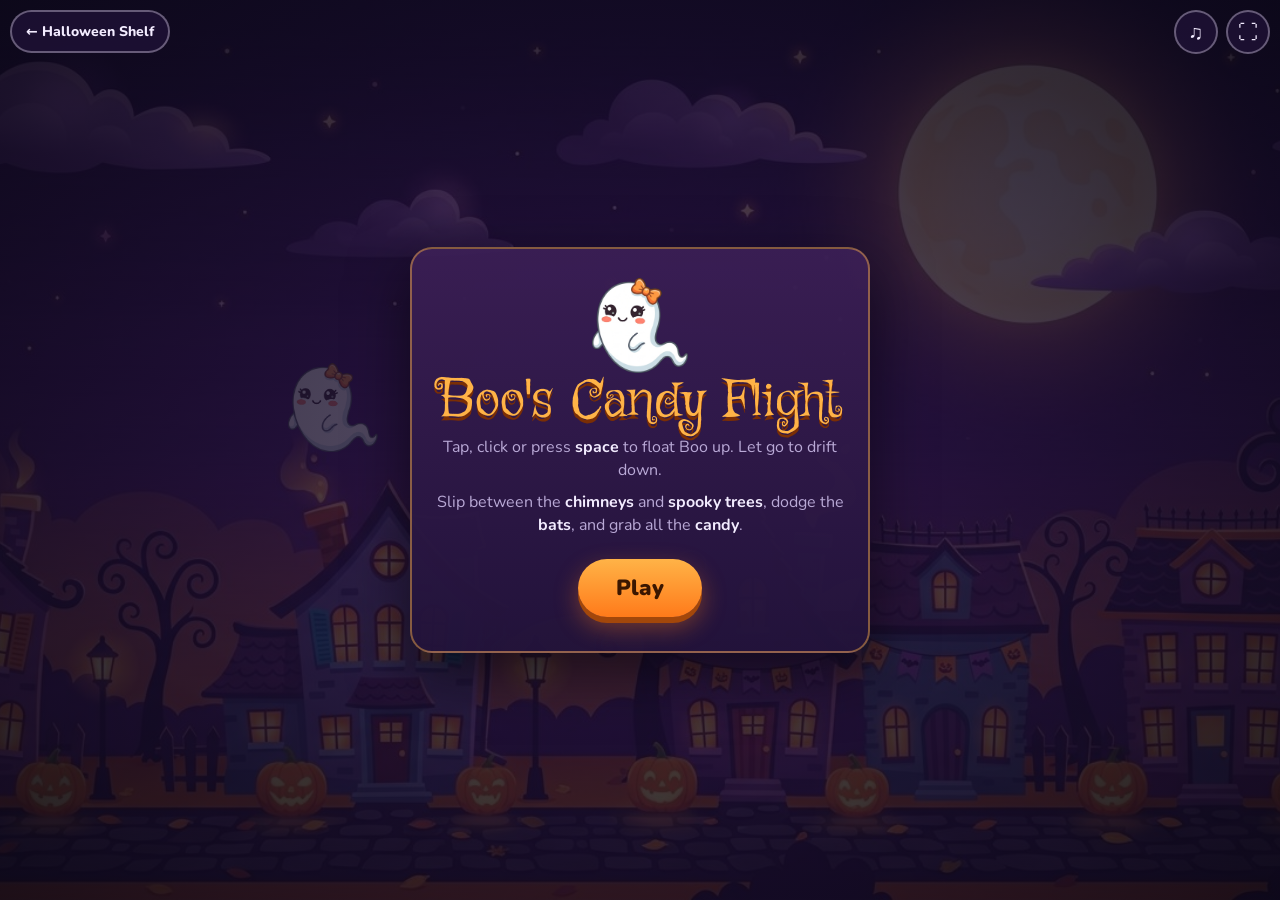
<file: game/index.html>
<!doctype html>
<html lang="en">
<head>
<meta charset="utf-8" />
<meta name="viewport" content="width=device-width, initial-scale=1, maximum-scale=1, user-scalable=no, viewport-fit=cover" />
<title>Boo's Candy Flight | The Halloween Shelf</title>
<meta name="description" content="Fly Boo the little ghost through a spooky town, dodge the chimneys, trees and bats, and grab the candy. A Halloween game from The Gentle Bookshop's Halloween Shelf." />
<meta property="og:title" content="Boo's Candy Flight: our Halloween game" />
<meta property="og:description" content="Fly Boo the little ghost through a spooky town, dodge the bats and grab the candy." />
<meta property="og:image" content="https://ainjection.github.io/halloween-books/game/assets/og.jpg" />
<link rel="icon" href="assets/ghost.png" />
<link rel="preconnect" href="https://fonts.googleapis.com">
<link rel="stylesheet" href="https://fonts.googleapis.com/css2?family=Griffy&family=Nunito:wght@400;700;800;900&display=swap">
<style>
:root { --night:#0b0816; --plum:#22133a; --dusk:#3b1f55; --moon:#f6ecc9; --pumpkin:#ff7a1a; --glow:#ffb347; --ghost:#eef1ff; --ink:#f3ecff; --muted:#b9a9d6; }
* { margin:0; padding:0; box-sizing:border-box; -webkit-tap-highlight-color:transparent; }
html, body { width:100%; height:100%; overflow:hidden; background:var(--night); color:var(--ink); font-family:"Nunito", system-ui, sans-serif; touch-action:none; overscroll-behavior:none; }
#game { position:fixed; inset:0; width:100%; height:100%; display:block; }
.hud { position:fixed; left:0; right:0; top:max(10px, env(safe-area-inset-top)); display:flex; justify-content:center; pointer-events:none; }
#score { font-family:"Griffy", Georgia, serif; font-size:clamp(40px, 9vh, 76px); color:var(--glow); text-shadow:0 4px 0 #7a2e05, 0 0 22px rgba(255,179,71,.55); }
.btns { position:fixed; right:max(10px, env(safe-area-inset-right)); top:max(10px, env(safe-area-inset-top)); display:flex; gap:8px; z-index:5; }
.btns button { width:44px; height:44px; border-radius:50%; border:2px solid rgba(243,236,255,.35); background:rgba(34,19,58,.7); color:var(--ink); font-size:20px; cursor:pointer; }
#back { position:fixed; left:max(10px, env(safe-area-inset-left)); top:max(10px, env(safe-area-inset-top)); z-index:5; padding:10px 14px; border-radius:22px; background:rgba(34,19,58,.7); border:2px solid rgba(243,236,255,.35); color:var(--ink); font-weight:800; font-size:14px; text-decoration:none; }
.overlay { position:fixed; inset:0; display:flex; align-items:center; justify-content:center; padding:18px; background:radial-gradient(ellipse at center, rgba(34,19,58,.72), rgba(11,8,22,.9)); z-index:4; }
.overlay[hidden] { display:none; }
.card { width:min(460px, 100%); max-height:100%; overflow:auto; text-align:center; padding:22px 20px; border-radius:22px; background:linear-gradient(180deg, rgba(59,31,85,.95), rgba(34,19,58,.97)); border:2px solid rgba(255,179,71,.45); box-shadow:0 20px 60px rgba(0,0,0,.55); }
h1 { font-family:"Griffy", Georgia, serif; font-weight:400; font-size:clamp(34px, 7vh, 52px); line-height:1.02; color:var(--glow); text-shadow:0 4px 0 #7a2e05; }
h2 { font-family:"Griffy", Georgia, serif; font-weight:400; font-size:clamp(38px, 8vh, 60px); color:var(--glow); text-shadow:0 4px 0 #7a2e05; }
.hero { width:96px; height:96px; object-fit:contain; margin:6px auto 2px; display:block; animation:bob 1.6s ease-in-out infinite; }
@keyframes bob { 50% { transform:translateY(-8px); } }
p { color:var(--muted); font-size:16px; line-height:1.45; margin:8px 0; }
p b { color:var(--ink); }
.play { margin:14px auto 4px; display:inline-block; padding:14px 38px; border-radius:40px; border:0; cursor:pointer; background:linear-gradient(180deg, #ffb347, #ff7a1a); color:#3a1600; font-family:"Nunito"; font-weight:900; font-size:22px; box-shadow:0 6px 0 #a3470a, 0 10px 24px rgba(255,122,26,.4); }
.play:active { transform:translateY(3px); box-shadow:0 3px 0 #a3470a; }
.stats { display:flex; justify-content:center; gap:26px; margin:8px 0 2px; }
.stats div { font-size:13px; color:var(--muted); text-transform:uppercase; letter-spacing:.08em; font-weight:800; }
.stats span { display:block; font-family:"Griffy", Georgia, serif; font-size:34px; color:var(--ink); letter-spacing:0; text-transform:none; }
.shelf-title { margin-top:14px; font-weight:900; color:var(--ink); font-size:15px; }
.books { display:flex; gap:10px; justify-content:center; margin-top:8px; }
.books a { width:30%; max-width:118px; text-decoration:none; color:var(--muted); font-size:11px; line-height:1.25; font-weight:700; }
.books img { width:100%; aspect-ratio:1/1.3; object-fit:cover; border-radius:6px; box-shadow:0 6px 16px rgba(0,0,0,.5); display:block; margin-bottom:5px; }
.shelf-link { display:inline-block; margin-top:12px; color:var(--glow); font-weight:800; font-size:14px; }
</style>
</head>
<body>
<canvas id="game"></canvas>
<a id="back" href="../?src=game">&larr; Halloween Shelf</a>
<div class="hud"><div id="score" hidden>0</div></div>
<div class="btns"><button id="mute" aria-label="Sound on or off">&#9835;</button><button id="full" aria-label="Full screen">&#9974;</button></div>

<div class="overlay" id="start">
  <div class="card">
    <img class="hero" src="assets/ghost.png" alt="Boo the little ghost" />
    <h1>Boo's Candy Flight</h1>
    <p>Tap, click or press <b>space</b> to float Boo up. Let go to drift down.</p>
    <p>Slip between the <b>chimneys</b> and <b>spooky trees</b>, dodge the <b>bats</b>, and grab all the <b>candy</b>.</p>
    <button class="play" id="playBtn">Play</button>
    <p id="bestStart"></p>
  </div>
</div>

<div class="overlay" id="over" hidden>
  <div class="card">
    <h2>BOO!</h2>
    <p>Try again?</p>
    <div class="stats"><div>Score<span id="finalScore">0</span></div><div>Best<span id="bestScore">0</span></div></div>
    <button class="play" id="againBtn">Play again</button>
    <div class="shelf-title">While you catch your breath, from our Halloween Shelf:</div>
    <div class="books" id="books"></div>
    <a class="shelf-link" href="../?src=game-over">See the whole Halloween Shelf &rarr;</a>
  </div>
</div>

<script>
(() => {
  /* ---------- books shown between goes (rotating) ---------- */
  const BOOKS = [
    ['B0HGVBNKZS', 'halloween-grayscale-vol1.jpg', 'Halloween Grayscale Colouring, Vol. 1'],
    ['B0HGVLK1VQ', 'halloween-grayscale-vol2.jpg', 'Halloween Grayscale Colouring, Vol. 2'],
    ['B0HGVDWKP4', 'halloween-grayscale-complete.jpg', 'Halloween Grayscale: Complete'],
    ['B0H7JDLNMW', 'halloween-seek-and-find.jpg', 'Halloween Seek & Find'],
    ['B0HG5NLN8R', 'halloween-word-search-easy.jpg', 'Halloween Word Search: Easy'],
    ['B0HHXQ9NFH', 'halloween-word-search-hard.jpg', 'Halloween Word Search: Hard'],
    ['B0HKDV7FFW', 'halloween-mosaics-vol1.jpg', 'Halloween Mystery Mosaics, Vol. 1'],
    ['B0HKDD3VKC', 'halloween-mosaics-vol2.jpg', 'Halloween Mystery Mosaics, Vol. 2'],
    ['B0HKDCMRS1', 'halloween-mosaics-complete.jpg', 'Halloween Mystery Mosaics: Complete'],
    ['B0HL6G178R', 'halloween-pocket-sudoku.jpg', 'Pocket Sudoku: Halloween'],
  ];
  let bookOffset = Math.floor(Math.random() * BOOKS.length);
  function showBooks() {
    const el = document.getElementById('books'); el.innerHTML = '';
    for (let i = 0; i < 3; i++) {
      const [asin, cover, name] = BOOKS[(bookOffset + i) % BOOKS.length];
      const a = document.createElement('a');
      a.href = `https://www.amazon.com/dp/${asin}?tag=gentlebooksho-20`; a.target = '_blank'; a.rel = 'noopener';
      a.innerHTML = `<img src="../covers/${cover}" alt="${name} cover" loading="lazy" />${name}`;
      a.addEventListener('click', () => { try { window.__track && window.__track('game-book-click'); } catch (e) {} });
      el.appendChild(a);
    }
    bookOffset = (bookOffset + 3) % BOOKS.length;
  }

  /* ---------- storage (best score) ---------- */
  const store = { get(k, d) { try { const v = localStorage.getItem(k); return v === null ? d : v; } catch (e) { return d; } },
                  set(k, v) { try { localStorage.setItem(k, v); } catch (e) {} } };
  let best = parseInt(store.get('boo-best', '0'), 10) || 0;
  let muted = store.get('boo-muted', '0') === '1';

  /* ---------- images ---------- */
  const IMG = {};
  const names = ['background', 'ghost', 'bat', 'candy', 'chimney', 'tree'];
  let loaded = 0;
  names.forEach(n => { const i = new Image(); i.onload = () => loaded++; i.src = `assets/${n}.${n === 'background' ? 'jpg' : 'png'}`; IMG[n] = i; });

  /* ---------- sound: music file + tiny synth effects ---------- */
  const music = new Audio('assets/music.mp3'); music.loop = true; music.volume = 0.45;
  const booSound = new Audio('../sounds/ghost.mp3'); booSound.volume = 0.7;
  let AC = null;
  function ac() { if (!AC) { try { AC = new (window.AudioContext || window.webkitAudioContext)(); } catch (e) {} } return AC; }
  function whoosh() {
    const c = ac(); if (!c || muted) return;
    const len = 0.18, buf = c.createBuffer(1, c.sampleRate * len, c.sampleRate), d = buf.getChannelData(0);
    for (let i = 0; i < d.length; i++) d[i] = (Math.random() * 2 - 1) * (1 - i / d.length);
    const src = c.createBufferSource(); src.buffer = buf;
    const f = c.createBiquadFilter(); f.type = 'bandpass'; f.Q.value = 1.2;
    f.frequency.setValueAtTime(700, c.currentTime); f.frequency.exponentialRampToValueAtTime(2400, c.currentTime + len);
    const g = c.createGain(); g.gain.setValueAtTime(0.22, c.currentTime); g.gain.exponentialRampToValueAtTime(0.001, c.currentTime + len);
    src.connect(f).connect(g).connect(c.destination); src.start();
  }
  function chime() {
    const c = ac(); if (!c || muted) return;
    [880, 1320].forEach((hz, k) => {
      const o = c.createOscillator(), g = c.createGain(), t = c.currentTime + k * 0.07;
      o.type = 'sine'; o.frequency.value = hz;
      g.gain.setValueAtTime(0.0001, t); g.gain.exponentialRampToValueAtTime(0.25, t + 0.01); g.gain.exponentialRampToValueAtTime(0.0001, t + 0.25);
      o.connect(g).connect(c.destination); o.start(t); o.stop(t + 0.3);
    });
  }
  function setMuted(m) { muted = m; store.set('boo-muted', m ? '1' : '0'); document.getElementById('mute').style.opacity = m ? 0.45 : 1; if (m) music.pause(); else if (state === 'play') music.play().catch(() => {}); }

  /* ---------- canvas: world is 1000 units tall, width follows the screen ---------- */
  const cv = document.getElementById('game'), ctx = cv.getContext('2d');
  let W = 1000, H = 1000, scale = 1, dpr = 1;
  function resize() {
    dpr = Math.min(window.devicePixelRatio || 1, 2);
    cv.width = Math.round(innerWidth * dpr); cv.height = Math.round(innerHeight * dpr);
    scale = cv.height / H; W = cv.width / scale;
  }
  addEventListener('resize', resize); resize();

  /* ---------- game state ---------- */
  const GRAV = 2000, FLAP = -620, GHOST_R = 34;
  let state = 'start', ghost, pipes, bats, candies, score, speed, bgX, t0, lastT, spawnIn, batIn, dying;
  function reset() {
    ghost = { x: Math.max(160, W * 0.26), y: H * 0.45, vy: 0, rot: 0 };
    pipes = []; bats = []; candies = []; score = 0; speed = 250; bgX = 0; spawnIn = 0.6; batIn = 4; dying = 0;
    document.getElementById('score').textContent = '0';
  }
  reset();

  function spawnPipe() {
    const gap = Math.max(245, 330 - score * 3.5);
    const margin = 120, cy = margin + gap / 2 + Math.random() * (H - 2 * margin - gap - 60);
    const w = 118;
    pipes.push({ x: W + 40, w, top: cy - gap / 2, bot: cy + gap / 2, passed: false });
    if (Math.random() < 0.75) candies.push({ x: W + 40 + w / 2, y: cy + (Math.random() - 0.5) * gap * 0.35, got: false, spin: Math.random() * 6 });
  }
  function spawnBat() {
    // bats fly between the obstacle columns, bobbing, a little faster than the scroll
    bats.push({ x: W + 80, baseY: 160 + Math.random() * (H - 360), y: 0, phase: Math.random() * 6, v: speed * (1.25 + Math.random() * 0.3), flap: 0 });
  }

  function flap() {
    if (state !== 'play' || dying) return;
    ghost.vy = FLAP; whoosh();
  }

  function circleRect(cx, cy, r, x, y, w, h) {
    const nx = Math.max(x, Math.min(cx, x + w)), ny = Math.max(y, Math.min(cy, y + h));
    return (cx - nx) ** 2 + (cy - ny) ** 2 < r * r;
  }

  function die() {
    if (dying) return;
    dying = 0.001; music.pause(); if (!muted) { booSound.currentTime = 0; booSound.play().catch(() => {}); }
    if (score > best) { best = score; store.set('boo-best', String(best)); }
    try { window.__track && window.__track('game-over'); } catch (e) {}
    setTimeout(() => {
      state = 'over';
      document.getElementById('finalScore').textContent = score;
      document.getElementById('bestScore').textContent = best;
      showBooks();
      document.getElementById('over').hidden = false;
      document.getElementById('score').hidden = true;
    }, 850);
  }

  function update(dt) {
    bgX += speed * 0.25 * dt;
    if (state !== 'play') { ghost.y = H * 0.45 + Math.sin(performance.now() / 400) * 18; return; }
    if (dying) { ghost.vy += GRAV * dt; ghost.y += ghost.vy * dt; ghost.rot = Math.min(1.4, ghost.rot + dt * 4); return; }
    speed = Math.min(430, 250 + score * 6);
    ghost.vy += GRAV * dt; ghost.y += ghost.vy * dt; ghost.rot = Math.max(-0.45, Math.min(0.9, ghost.vy / 1100));
    if (ghost.y < 50) { ghost.y = 50; if (ghost.vy < 0) ghost.vy = 0; }   // soft ceiling: kid-friendly, no death at the top
    if (ghost.y > H - 40) die();
    spawnIn -= dt; if (spawnIn <= 0) { spawnPipe(); spawnIn = 440 / speed + 0.55; }
    batIn -= dt; if (batIn <= 0 && score >= 3) { spawnBat(); batIn = 3.2 + Math.random() * 3.5 - Math.min(1.5, score * 0.04); }
    for (const p of pipes) {
      p.x -= speed * dt;
      if (!p.passed && p.x + p.w < ghost.x) { p.passed = true; score++; document.getElementById('score').textContent = score; }
      const r = GHOST_R * 0.82;   // forgiving hitbox
      if (circleRect(ghost.x, ghost.y, r, p.x + 10, -2000, p.w - 20, p.top + 2000) || circleRect(ghost.x, ghost.y, r, p.x + 14, p.bot, p.w - 28, 4000)) die();
    }
    pipes = pipes.filter(p => p.x + p.w > -60);
    for (const b of bats) {
      b.x -= b.v * dt; b.phase += dt * 3; b.y = b.baseY + Math.sin(b.phase) * 55; b.flap += dt * 14;
      if ((ghost.x - b.x) ** 2 + (ghost.y - b.y) ** 2 < (GHOST_R * 0.8 + 26) ** 2) die();
    }
    bats = bats.filter(b => b.x > -120);
    for (const c of candies) {
      c.x -= speed * dt; c.spin += dt * 3;
      if (!c.got && (ghost.x - c.x) ** 2 + (ghost.y - c.y) ** 2 < (GHOST_R + 30) ** 2) { c.got = true; score++; document.getElementById('score').textContent = score; chime(); }
    }
    candies = candies.filter(c => c.x > -80 && !c.got);
  }

  function drawBg() {
    const img = IMG.background;
    if (!img.complete || !img.naturalWidth) { ctx.fillStyle = '#2a1545'; ctx.fillRect(0, 0, W, H); return; }
    // one still backdrop (no mirrored copy, so only one moon); framed so the moon (at ~72% across the art) stays in view on narrow phones
    const bh = H, bw = img.naturalWidth * (H / img.naturalHeight);
    if (bw <= W) { ctx.drawImage(img, 0, 0, W, W * img.naturalHeight / img.naturalWidth > H ? W * img.naturalHeight / img.naturalWidth : H); return; }
    const off = Math.max(0, Math.min(bw - W, bw * 0.78 - W * 0.8));
    ctx.drawImage(img, -off, 0, bw, bh);
  }
  function drawPipe(p) {
    const ch = IMG.chimney, tr = IMG.tree;
    // top chimney: image anchored at its bottom (the pot) on the gap edge, extends up off-screen
    if (ch.naturalWidth) { const w = p.w * 1.08, h = Math.max(ch.naturalHeight * (w / ch.naturalWidth), p.top + 40); ctx.drawImage(ch, p.x - p.w * 0.04, p.top - h, w, h); }
    else { ctx.fillStyle = '#5a3a4a'; ctx.fillRect(p.x, 0, p.w, p.top); }
    if (tr.naturalWidth) { const w = p.w * 2.7, h = Math.max(tr.naturalHeight * (w / tr.naturalWidth), H - p.bot + 40); ctx.drawImage(tr, p.x + p.w / 2 - w / 2, p.bot - 18, w, h); }
    else { ctx.fillStyle = '#3b2250'; ctx.fillRect(p.x, p.bot, p.w, H - p.bot); }
  }
  function draw() {
    ctx.setTransform(scale, 0, 0, scale, 0, 0);
    drawBg();
    pipes.forEach(drawPipe);
    for (const c of candies) { if (IMG.candy.naturalWidth) { ctx.save(); ctx.translate(c.x, c.y); ctx.rotate(Math.sin(c.spin) * 0.35); const cw = 78, chh = cw * IMG.candy.naturalHeight / IMG.candy.naturalWidth; ctx.drawImage(IMG.candy, -cw / 2, -chh / 2, cw, chh); ctx.restore(); } }
    for (const b of bats) { if (IMG.bat.naturalWidth) { const sy = 0.75 + Math.abs(Math.sin(b.flap)) * 0.35; ctx.save(); ctx.translate(b.x, b.y); ctx.scale(1, sy); const bw2 = 110, bh2 = bw2 * IMG.bat.naturalHeight / IMG.bat.naturalWidth; ctx.drawImage(IMG.bat, -bw2 / 2, -bh2 / 2, bw2, bh2); ctx.restore(); } }
    if (IMG.ghost.naturalWidth) { ctx.save(); ctx.translate(ghost.x, ghost.y); ctx.rotate(ghost.rot); ctx.globalAlpha = dying ? 0.8 : 1; const gw = 100, gh = gw * IMG.ghost.naturalHeight / IMG.ghost.naturalWidth; ctx.drawImage(IMG.ghost, -gw / 2, -gh / 2, gw, gh); ctx.restore(); }
  }
  function loop(t) {
    const dt = Math.min(0.033, (t - (lastT || t)) / 1000); lastT = t;
    update(dt); draw(); requestAnimationFrame(loop);
  }
  requestAnimationFrame(loop);
  window.__boo = () => ({ state, y: ghost.y, vy: ghost.vy, score, gaps: pipes.filter(p => p.x + p.w > ghost.x - 40).slice(0, 1).map(p => [p.top, p.bot, p.x]) });   // for automated play-testing

  function startGame() {
    reset(); state = 'play';
    document.getElementById('start').hidden = true; document.getElementById('over').hidden = true;
    document.getElementById('score').hidden = false;
    ac(); if (!muted) { music.currentTime = 0; music.play().catch(() => {}); }
    try { window.__track && window.__track('game-start'); } catch (e) {}
    flap();
  }

  /* ---------- input ---------- */
  document.getElementById('playBtn').addEventListener('click', e => { e.stopPropagation(); startGame(); });
  document.getElementById('againBtn').addEventListener('click', e => { e.stopPropagation(); startGame(); });
  cv.addEventListener('pointerdown', e => { e.preventDefault(); flap(); });
  addEventListener('keydown', e => {
    if (e.code === 'Space' || e.code === 'ArrowUp') { e.preventDefault(); if (state === 'play') flap(); else startGame(); }
  });
  document.getElementById('mute').addEventListener('click', e => { e.stopPropagation(); setMuted(!muted); });
  document.getElementById('full').addEventListener('click', e => {
    e.stopPropagation();
    const d = document.documentElement;
    if (!document.fullscreenElement) (d.requestFullscreen || d.webkitRequestFullscreen || (() => {})).call(d);
    else (document.exitFullscreen || document.webkitExitFullscreen || (() => {})).call(document);
  });
  setMuted(muted);
  document.getElementById('bestStart').textContent = best ? `Your best so far: ${best}` : '';
})();
</script>
<script src="../track.js" defer></script>
</body>
</html>
</file>
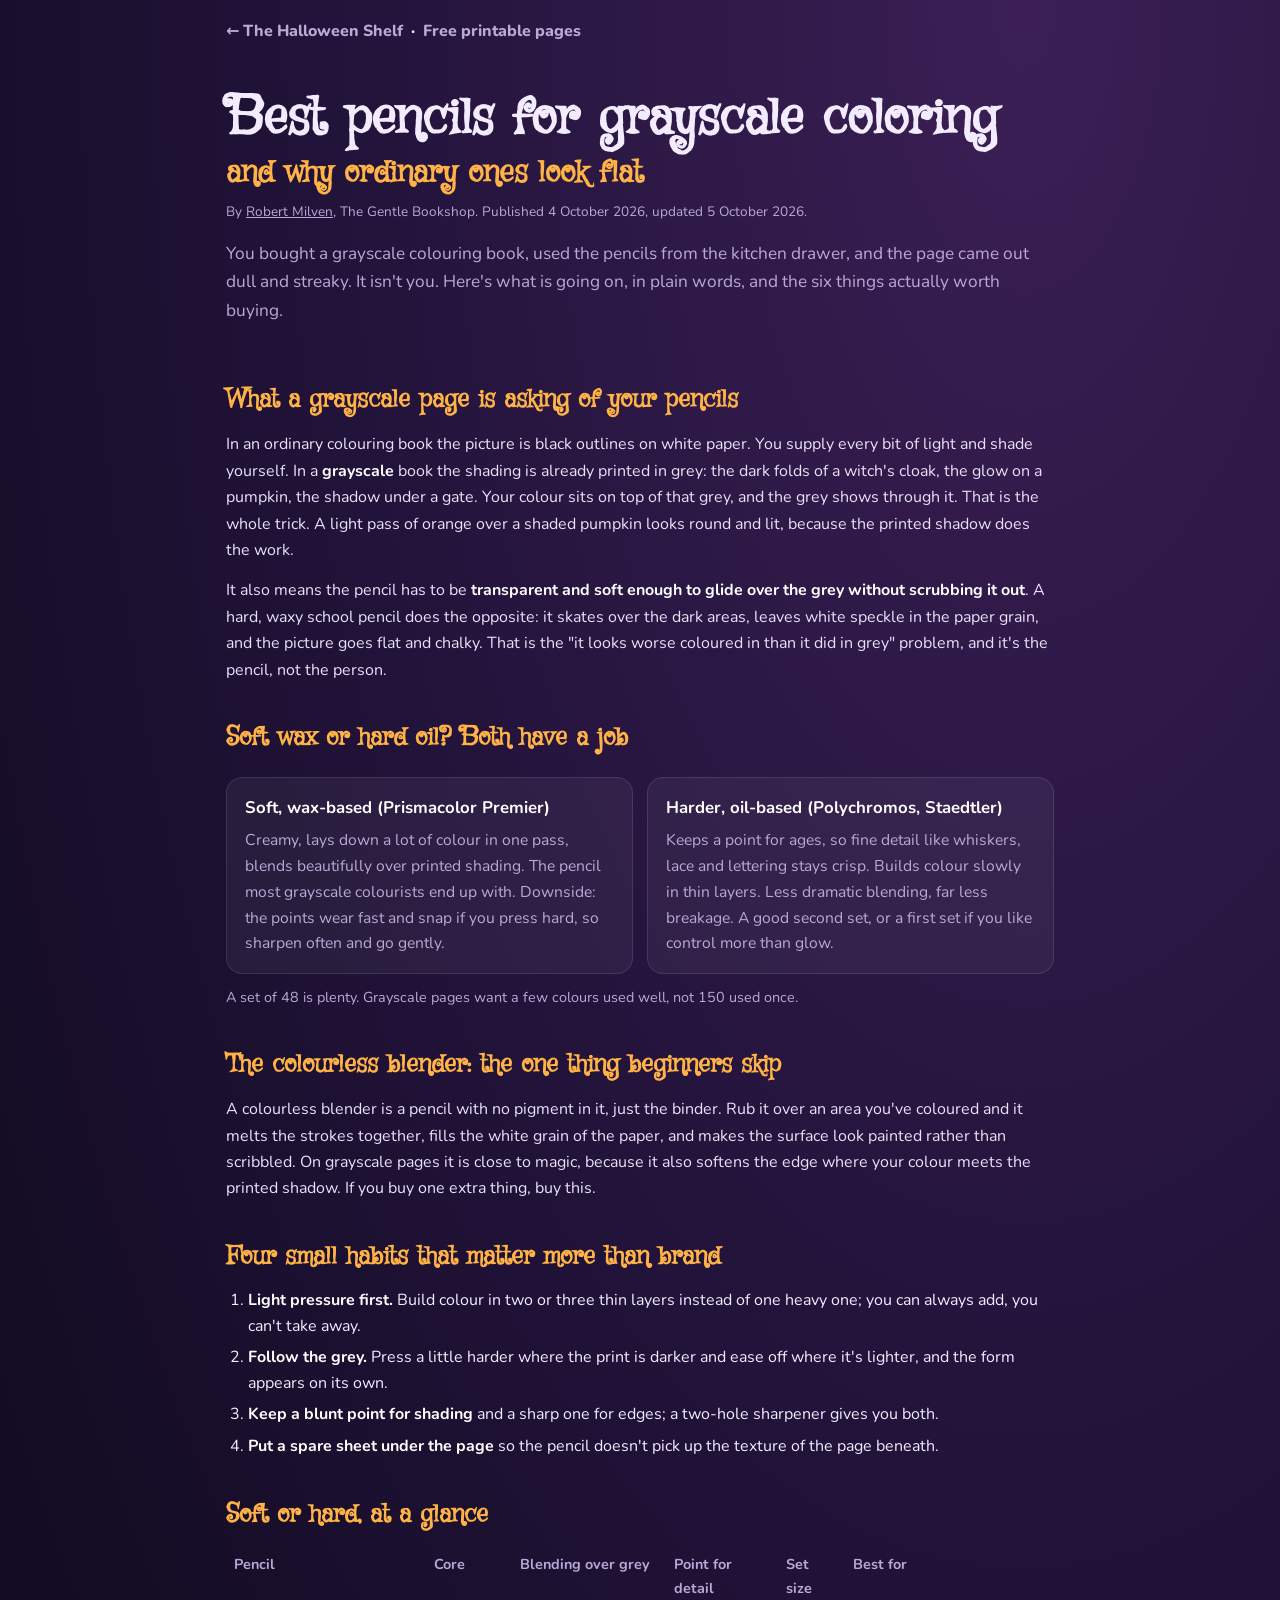
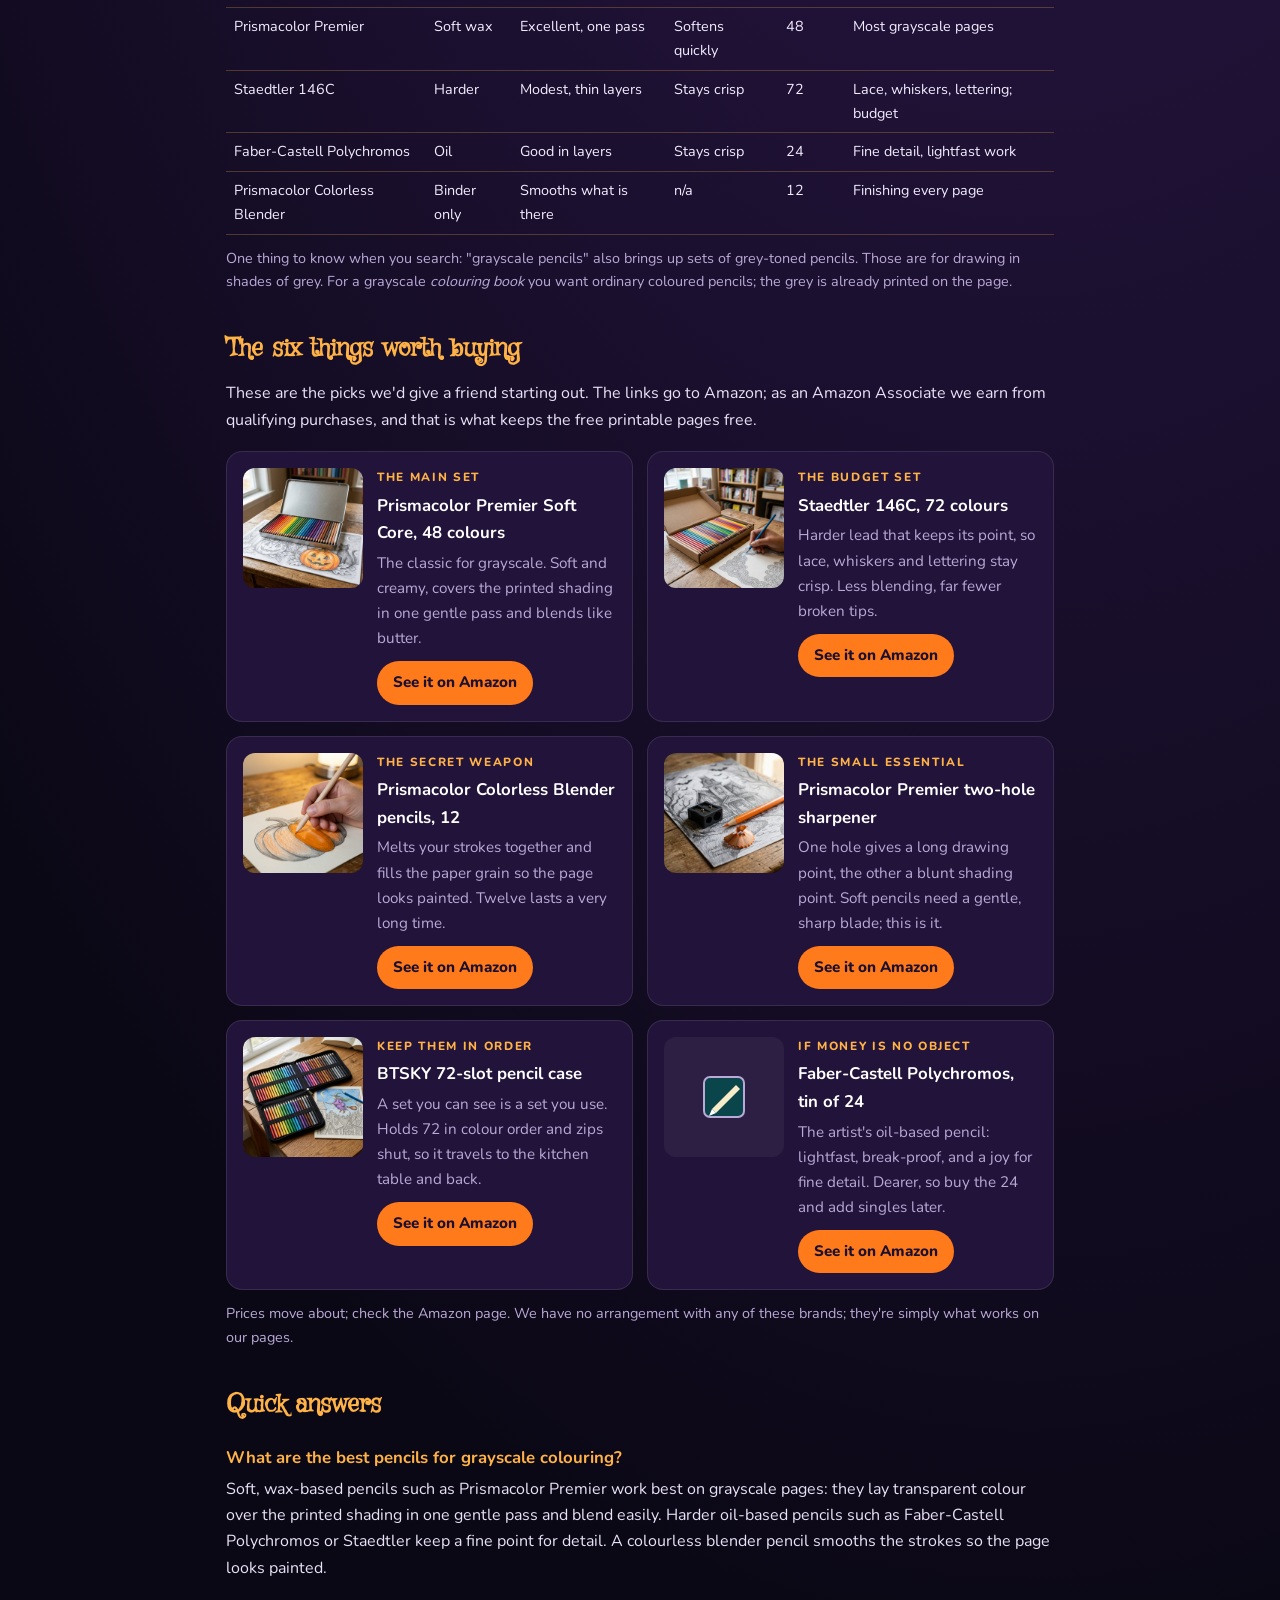
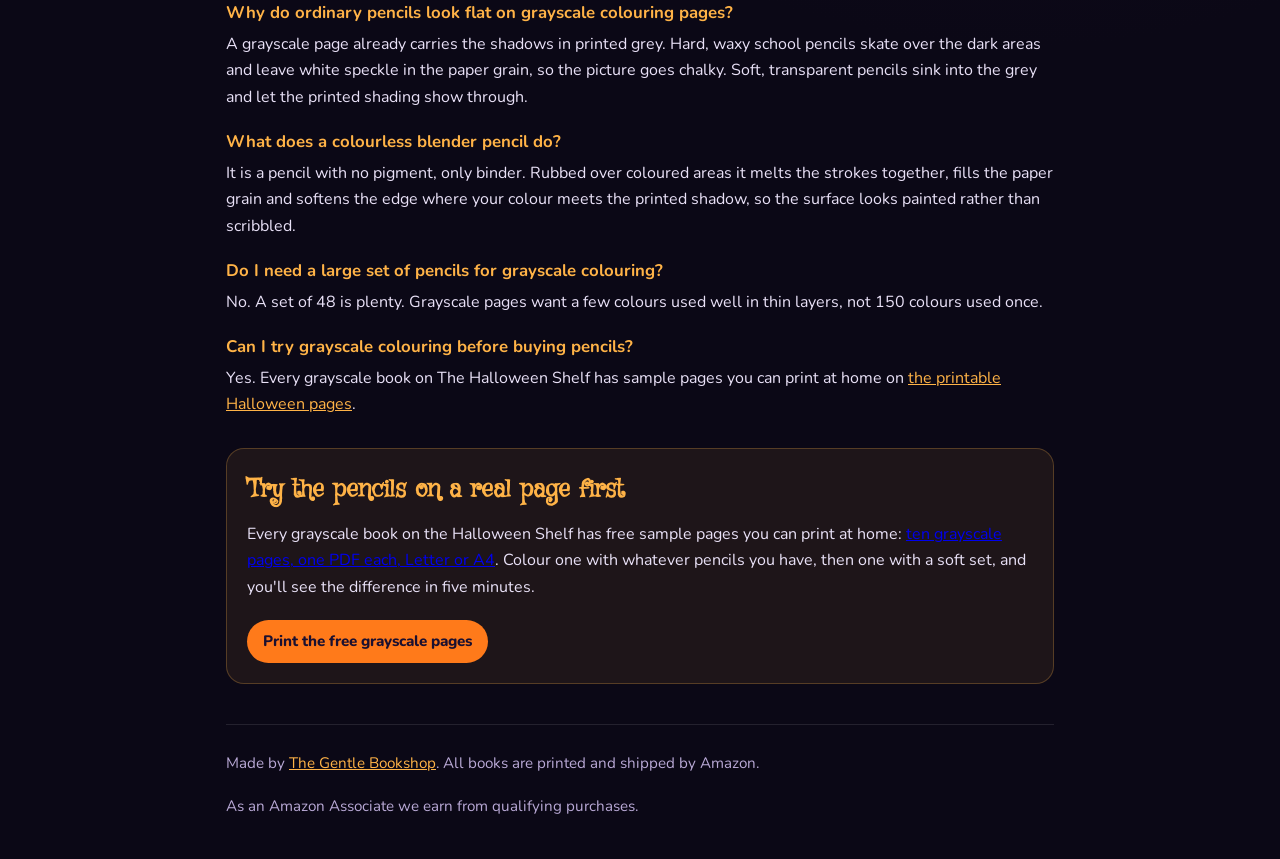
<file: best-pencils-for-grayscale-coloring.html>
<!doctype html>
<html lang="en">
<head>
<meta charset="utf-8">
<meta name="viewport" content="width=device-width, initial-scale=1">
<title>Best Pencils for Grayscale Coloring | The Gentle Bookshop</title>
<meta name="description" content="A beginner's guide to pencils for grayscale colouring books: why soft wax pencils work, where a harder lead helps, what a colourless blender does, and the six things worth buying.">
<link rel="canonical" href="https://ainjection.github.io/halloween-books/best-pencils-for-grayscale-coloring.html">
<meta property="og:title" content="Best Pencils for Grayscale Coloring | The Gentle Bookshop"><meta property="og:type" content="article"><meta property="og:url" content="https://ainjection.github.io/halloween-books/best-pencils-for-grayscale-coloring.html"><meta property="og:image" content="https://ainjection.github.io/halloween-books/kit/kit-pencils-48.jpg"><meta name="twitter:card" content="summary_large_image"><meta property="og:description" content="Why soft wax pencils work on grayscale pages, where a harder lead helps, what a colourless blender does, and the six things worth buying.">
<link rel="preload" href="fonts/griffy-400.woff2" as="font" type="font/woff2" crossorigin>
<script type="application/ld+json">{"@context":"https://schema.org","@type":"Article","@id":"https://ainjection.github.io/halloween-books/best-pencils-for-grayscale-coloring.html#article","mainEntityOfPage":"https://ainjection.github.io/halloween-books/best-pencils-for-grayscale-coloring.html","headline":"Best Pencils for Grayscale Coloring (and Why Ordinary Ones Look Flat)","image":"https://ainjection.github.io/halloween-books/kit/kit-pencils-48.jpg","author":{"@type":"Person","name":"Robert Milven","url":"https://ainjection.github.io/gentle-bookshop/about.html","worksFor":{"@id":"https://ainjection.github.io/#org"}},"publisher":{"@type":"Organization","@id":"https://ainjection.github.io/#org","name":"The Gentle Bookshop","url":"https://ainjection.github.io/","logo":{"@type":"ImageObject","url":"https://ainjection.github.io/gentle-bookshop/logo-512.png","width":512,"height":512}},"datePublished":"2026-10-04T09:00:00+01:00","dateModified":"2026-10-05T19:00:00+01:00","description":"A beginner's guide to pencils for grayscale colouring books: why soft wax pencils work, where a harder lead helps, what a colourless blender does, and the six things worth buying."}</script>
<style>
@font-face{font-family:'Griffy';font-style:normal;font-weight:400;font-display:swap;src:url(fonts/griffy-400.woff2) format('woff2')}
@font-face{font-family:'Nunito';font-style:normal;font-weight:400 800;font-display:swap;src:url(fonts/nunito-400.woff2) format('woff2')}
*{box-sizing:border-box;margin:0;padding:0}
body{font-family:Nunito,system-ui,sans-serif;background:radial-gradient(120% 80% at 80% 0%,#3b1f55 0%,#22133a 45%,#0b0816 100%);background-color:#22133a;min-height:100vh;color:#f3ecff;line-height:1.65}
.wrap{max-width:860px;margin:0 auto;padding:0 16px}
nav{padding:18px 0;font-weight:800} nav a{color:#b9a9d6;text-decoration:none} nav a:hover{color:#f3ecff}
header{padding:28px 0 10px}
h1{font-family:"Griffy",serif;font-size:clamp(2rem,6vw,3.3rem);line-height:1.1;color:#f3ecff}
h1 em{display:block;font-style:normal;color:#ffb347;font-size:.6em;margin-top:8px}
.intro{margin:16px 0 0;color:#b9a9d6;font-size:1.08rem}
article{padding:10px 0 40px}
article h2{font-family:"Griffy",serif;font-size:1.6rem;color:#ffb347;margin:34px 0 10px}
article p{margin:0 0 14px;color:#e9e1f7}
article strong{color:#fff}
.compare{display:grid;gap:14px;margin:18px 0 6px}
@media(min-width:640px){.compare{grid-template-columns:1fr 1fr}}
.side{background:rgba(255,255,255,.05);border:1px solid rgba(255,255,255,.1);border-radius:16px;padding:16px 18px}
.side h3{font-size:1.05rem;margin-bottom:6px;color:#fff}
.side p{color:#b9a9d6;margin:0;font-size:.98rem}
.kit{display:grid;gap:14px;margin:18px 0 8px}
@media(min-width:640px){.kit{grid-template-columns:1fr 1fr}}
.item{display:flex;gap:14px;background:#22133a;border:1px solid rgba(255,255,255,.1);border-radius:16px;padding:16px}
.item img{flex:0 0 120px;width:120px;height:120px;object-fit:cover;border-radius:12px}
.item svg{flex:0 0 120px;width:120px;height:120px;padding:28px;background:rgba(255,255,255,.05);border-radius:12px}
@media(max-width:480px){.item{flex-direction:column}.item img{width:100%;height:auto;aspect-ratio:1/1;flex-basis:auto}}
.item h3{font-size:1.05rem;color:#fff;margin-bottom:4px}
.item p{color:#b9a9d6;font-size:.95rem;margin:0 0 10px}
.item .pick{font-size:.74rem;font-weight:800;letter-spacing:.14em;text-transform:uppercase;color:#ffb347;display:block;margin-bottom:4px}
.btn{display:inline-block;font-weight:800;padding:9px 16px;border-radius:999px;background:#ff7a1a;color:#1b1030;text-decoration:none;font-size:.95rem}
.btn:hover{background:#ffb347}
.note{font-size:.9rem;color:#b9a9d6;margin-top:12px}
.books{margin:30px 0 0;padding:20px;border-radius:18px;background:rgba(255,179,71,.08);border:1px solid rgba(255,179,71,.25)}
.books h2{margin-top:0}
.habits{padding-left:22px;line-height:1.6}.habits li{margin:6px 0}
.cmp{width:100%;border-collapse:collapse;font-size:.9rem;margin:10px 0 6px}.cmp th,.cmp td{text-align:left;padding:7px 8px;border-bottom:1px solid rgba(255,179,71,.25);vertical-align:top}.cmp th{color:#b9a9d6;font-weight:700}
.faq h3{font-size:1.05rem;margin:18px 0 4px;color:#ffb347}.faq p{margin:0 0 6px}.faq a{color:#ffb347}
.books a.btn{margin-top:6px}
footer{padding:26px 0 40px;color:#b9a9d6;font-size:.95rem;border-top:1px solid rgba(255,255,255,.1)} footer a{color:#ffb347}
</style>
<script type="application/ld+json">{"@context": "https://schema.org", "@type": "FAQPage", "mainEntity": [{"@type": "Question", "name": "What are the best pencils for grayscale colouring?", "acceptedAnswer": {"@type": "Answer", "text": "Soft, wax-based pencils such as Prismacolor Premier work best on grayscale pages: they lay transparent colour over the printed shading in one gentle pass and blend easily. Harder oil-based pencils such as Faber-Castell Polychromos or Staedtler keep a fine point for detail. A colourless blender pencil smooths the strokes so the page looks painted."}}, {"@type": "Question", "name": "Why do ordinary pencils look flat on grayscale colouring pages?", "acceptedAnswer": {"@type": "Answer", "text": "A grayscale page already carries the shadows in printed grey. Hard, waxy school pencils skate over the dark areas and leave white speckle in the paper grain, so the picture goes chalky. Soft, transparent pencils sink into the grey and let the printed shading show through."}}, {"@type": "Question", "name": "What does a colourless blender pencil do?", "acceptedAnswer": {"@type": "Answer", "text": "It is a pencil with no pigment, only binder. Rubbed over coloured areas it melts the strokes together, fills the paper grain and softens the edge where your colour meets the printed shadow, so the surface looks painted rather than scribbled."}}, {"@type": "Question", "name": "Do I need a large set of pencils for grayscale colouring?", "acceptedAnswer": {"@type": "Answer", "text": "No. A set of 48 is plenty. Grayscale pages want a few colours used well in thin layers, not 150 colours used once."}}, {"@type": "Question", "name": "Can I try grayscale colouring before buying pencils?", "acceptedAnswer": {"@type": "Answer", "text": "Yes. Every grayscale book on The Halloween Shelf has sample pages you can print at home at ainjection.github.io/halloween-books/halloween-coloring-pages-printable.html."}}]}</script>
</head>
<body data-book="pencil-guide">
<div class="wrap">
  <nav><a href="index.html">&larr; The Halloween Shelf</a> &nbsp;&middot;&nbsp; <a href="halloween-coloring-pages-printable.html">Free printable pages</a></nav>
  <header>
    <h1>Best pencils for grayscale coloring <em>and why ordinary ones look flat</em></h1>
    <p class="dates" style="color:#b9a9d6;font-size:.85rem;margin:10px 0 0">By <a href="https://ainjection.github.io/gentle-bookshop/about.html" style="color:#b9a9d6">Robert Milven</a>, The Gentle Bookshop. Published 4 October 2026, updated <time datetime="2026-10-05">5 October 2026</time>.</p>
    <p class="intro">You bought a grayscale colouring book, used the pencils from the kitchen drawer, and the page came out dull and streaky. It isn't you. Here's what is going on, in plain words, and the six things actually worth buying.</p>
  </header>

  <article>
    <h2>What a grayscale page is asking of your pencils</h2>
    <p>In an ordinary colouring book the picture is black outlines on white paper. You supply every bit of light and shade yourself. In a <strong>grayscale</strong> book the shading is already printed in grey: the dark folds of a witch's cloak, the glow on a pumpkin, the shadow under a gate. Your colour sits on top of that grey, and the grey shows through it. That is the whole trick. A light pass of orange over a shaded pumpkin looks round and lit, because the printed shadow does the work.</p>
    <p>It also means the pencil has to be <strong>transparent and soft enough to glide over the grey without scrubbing it out</strong>. A hard, waxy school pencil does the opposite: it skates over the dark areas, leaves white speckle in the paper grain, and the picture goes flat and chalky. That is the "it looks worse coloured in than it did in grey" problem, and it's the pencil, not the person.</p>

    <h2>Soft wax or hard oil? Both have a job</h2>
    <div class="compare">
      <div class="side"><h3>Soft, wax-based (Prismacolor Premier)</h3><p>Creamy, lays down a lot of colour in one pass, blends beautifully over printed shading. The pencil most grayscale colourists end up with. Downside: the points wear fast and snap if you press hard, so sharpen often and go gently.</p></div>
      <div class="side"><h3>Harder, oil-based (Polychromos, Staedtler)</h3><p>Keeps a point for ages, so fine detail like whiskers, lace and lettering stays crisp. Builds colour slowly in thin layers. Less dramatic blending, far less breakage. A good second set, or a first set if you like control more than glow.</p></div>
    </div>
    <p class="note">A set of 48 is plenty. Grayscale pages want a few colours used well, not 150 used once.</p>

    <h2>The colourless blender: the one thing beginners skip</h2>
    <p>A colourless blender is a pencil with no pigment in it, just the binder. Rub it over an area you've coloured and it melts the strokes together, fills the white grain of the paper, and makes the surface look painted rather than scribbled. On grayscale pages it is close to magic, because it also softens the edge where your colour meets the printed shadow. If you buy one extra thing, buy this.</p>

    <h2>Four small habits that matter more than brand</h2>
    <ol class="habits"><li><strong>Light pressure first.</strong> Build colour in two or three thin layers instead of one heavy one; you can always add, you can't take away.</li><li><strong>Follow the grey.</strong> Press a little harder where the print is darker and ease off where it's lighter, and the form appears on its own.</li><li><strong>Keep a blunt point for shading</strong> and a sharp one for edges; a two-hole sharpener gives you both.</li><li><strong>Put a spare sheet under the page</strong> so the pencil doesn't pick up the texture of the page beneath.</li></ol>

    <h2>Soft or hard, at a glance</h2>
    <table class="cmp"><thead><tr><th>Pencil</th><th>Core</th><th>Blending over grey</th><th>Point for detail</th><th>Set size</th><th>Best for</th></tr></thead><tbody>
    <tr><td>Prismacolor Premier</td><td>Soft wax</td><td>Excellent, one pass</td><td>Softens quickly</td><td>48</td><td>Most grayscale pages</td></tr>
    <tr><td>Staedtler 146C</td><td>Harder</td><td>Modest, thin layers</td><td>Stays crisp</td><td>72</td><td>Lace, whiskers, lettering; budget</td></tr>
    <tr><td>Faber-Castell Polychromos</td><td>Oil</td><td>Good in layers</td><td>Stays crisp</td><td>24</td><td>Fine detail, lightfast work</td></tr>
    <tr><td>Prismacolor Colorless Blender</td><td>Binder only</td><td>Smooths what is there</td><td>n/a</td><td>12</td><td>Finishing every page</td></tr>
    </tbody></table>
    <p class="note">One thing to know when you search: "grayscale pencils" also brings up sets of grey-toned pencils. Those are for drawing in shades of grey. For a grayscale <em>colouring book</em> you want ordinary coloured pencils; the grey is already printed on the page.</p>

    <h2>The six things worth buying</h2>
    <p>These are the picks we'd give a friend starting out. The links go to Amazon; as an Amazon Associate we earn from qualifying purchases, and that is what keeps the free printable pages free.</p>
    <div class="kit">
      <div class="item">
        <img src="kit/kit-pencils-48.jpg" alt="Open tin of soft coloured pencils on a grayscale pumpkin page" loading="lazy" width="640" height="640">
        <div><span class="pick">The main set</span><h3>Prismacolor Premier Soft Core, 48 colours</h3><p>The classic for grayscale. Soft and creamy, covers the printed shading in one gentle pass and blends like butter.</p><a class="btn" href="https://www.amazon.com/dp/B00006IEEV?tag=gentlebooksho-20" target="_blank" rel="noopener sponsored">See it on Amazon</a></div>
      </div>
      <div class="item">
        <img src="kit/kit-pencils-72.jpg" alt="Box of 72 coloured pencils, one drawing a fine line on a lace page" loading="lazy" width="640" height="640">
        <div><span class="pick">The budget set</span><h3>Staedtler 146C, 72 colours</h3><p>Harder lead that keeps its point, so lace, whiskers and lettering stay crisp. Less blending, far fewer broken tips.</p><a class="btn" href="https://www.amazon.com/dp/B07Q47C1WD?tag=gentlebooksho-20" target="_blank" rel="noopener sponsored">See it on Amazon</a></div>
      </div>
      <div class="item">
        <img src="kit/kit-blender.jpg" alt="Colourless blender pencil smoothing orange shading on a pumpkin" loading="lazy" width="640" height="640">
        <div><span class="pick">The secret weapon</span><h3>Prismacolor Colorless Blender pencils, 12</h3><p>Melts your strokes together and fills the paper grain so the page looks painted. Twelve lasts a very long time.</p><a class="btn" href="https://www.amazon.com/dp/B00006RVSF?tag=gentlebooksho-20" target="_blank" rel="noopener sponsored">See it on Amazon</a></div>
      </div>
      <div class="item">
        <img src="kit/kit-sharpener.jpg" alt="Two-hole sharpener, sharpened pencil and shavings on a haunted house page" loading="lazy" width="640" height="640">
        <div><span class="pick">The small essential</span><h3>Prismacolor Premier two-hole sharpener</h3><p>One hole gives a long drawing point, the other a blunt shading point. Soft pencils need a gentle, sharp blade; this is it.</p><a class="btn" href="https://www.amazon.com/dp/B004ZDL0K2?tag=gentlebooksho-20" target="_blank" rel="noopener sponsored">See it on Amazon</a></div>
      </div>
      <div class="item">
        <img src="kit/kit-case.jpg" alt="Open 72-slot pencil case beside a witch colouring page" loading="lazy" width="640" height="640">
        <div><span class="pick">Keep them in order</span><h3>BTSKY 72-slot pencil case</h3><p>A set you can see is a set you use. Holds 72 in colour order and zips shut, so it travels to the kitchen table and back.</p><a class="btn" href="https://www.amazon.com/dp/B01HCWOZTA?tag=gentlebooksho-20" target="_blank" rel="noopener sponsored">See it on Amazon</a></div>
      </div>
      <div class="item">
        <svg viewBox="0 0 64 64" aria-hidden="true"><rect x="12" y="12" width="40" height="40" rx="6" fill="#0b454c" stroke="#b9a9d6" stroke-width="2"/><path d="M20 44 L44 20 l4 4 L24 48z" fill="#f6ecc9"/><path d="M20 44 l4 4 -7 3z" fill="#fff"/></svg>
        <div><span class="pick">If money is no object</span><h3>Faber-Castell Polychromos, tin of 24</h3><p>The artist's oil-based pencil: lightfast, break-proof, and a joy for fine detail. Dearer, so buy the 24 and add singles later.</p><a class="btn" href="https://www.amazon.com/dp/B0007OECK8?tag=gentlebooksho-20" target="_blank" rel="noopener sponsored">See it on Amazon</a></div>
      </div>
    </div>
    <p class="note">Prices move about; check the Amazon page. We have no arrangement with any of these brands; they're simply what works on our pages.</p>

    <section class="faq">
      <h2>Quick answers</h2><h3>What are the best pencils for grayscale colouring?</h3><p>Soft, wax-based pencils such as Prismacolor Premier work best on grayscale pages: they lay transparent colour over the printed shading in one gentle pass and blend easily. Harder oil-based pencils such as Faber-Castell Polychromos or Staedtler keep a fine point for detail. A colourless blender pencil smooths the strokes so the page looks painted.</p><h3>Why do ordinary pencils look flat on grayscale colouring pages?</h3><p>A grayscale page already carries the shadows in printed grey. Hard, waxy school pencils skate over the dark areas and leave white speckle in the paper grain, so the picture goes chalky. Soft, transparent pencils sink into the grey and let the printed shading show through.</p><h3>What does a colourless blender pencil do?</h3><p>It is a pencil with no pigment, only binder. Rubbed over coloured areas it melts the strokes together, fills the paper grain and softens the edge where your colour meets the printed shadow, so the surface looks painted rather than scribbled.</p><h3>Do I need a large set of pencils for grayscale colouring?</h3><p>No. A set of 48 is plenty. Grayscale pages want a few colours used well in thin layers, not 150 colours used once.</p><h3>Can I try grayscale colouring before buying pencils?</h3><p>Yes. Every grayscale book on The Halloween Shelf has sample pages you can print at home on <a href="halloween-coloring-pages-printable.html">the printable Halloween pages</a>.</p>
    </section>

    <section class="books">
      <h2>Try the pencils on a real page first</h2>
      <p>Every grayscale book on the Halloween Shelf has free sample pages you can print at home: <a href="halloween-coloring-pages-for-adults.html">ten grayscale pages, one PDF each, Letter or A4</a>. Colour one with whatever pencils you have, then one with a soft set, and you'll see the difference in five minutes.</p>
      <a class="btn" href="halloween-coloring-pages-for-adults.html">Print the free grayscale pages</a>
    </section>
  </article>

  <footer>Made by <a href="https://ainjection.github.io/gentle-bookshop/">The Gentle Bookshop</a>. All books are printed and shipped by Amazon.<p class="amzn-disclosure" style="margin:18px 0 0">As an Amazon Associate we earn from qualifying purchases.</p></footer>
</div>
<script src="track.js" defer></script>
</body>
</html>
</file>
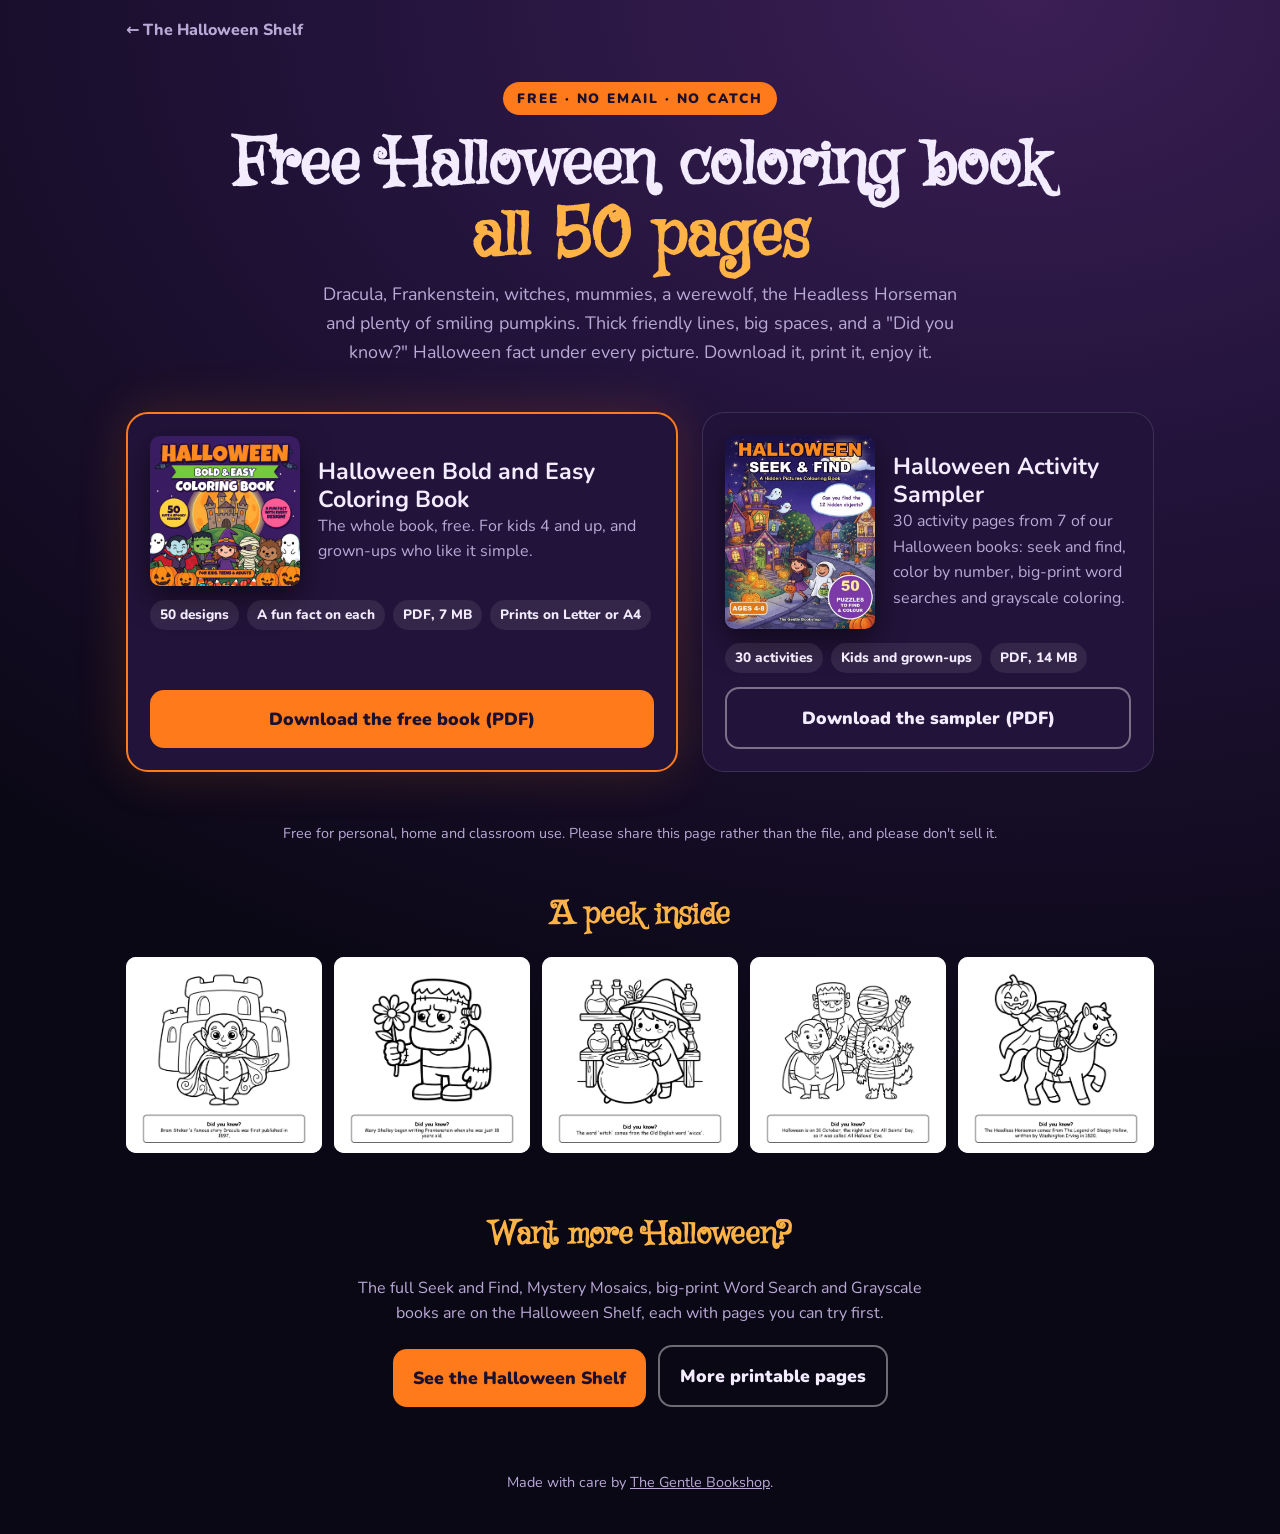
<file: free-halloween-coloring-book.html>
<!doctype html>
<html lang="en">
<head>
<meta charset="utf-8">
<meta name="viewport" content="width=device-width, initial-scale=1">
<title>Free Halloween Coloring Book PDF: 50 Printable Pages | The Gentle Bookshop</title>
<meta name="description" content="Download a free Halloween coloring book: 50 bold and easy pages of Dracula, Frankenstein, witches and pumpkins, each with a fun fact. Plus a free 30-page Halloween activity sampler. No email needed.">
<link rel="canonical" href="https://ainjection.github.io/halloween-books/free-halloween-coloring-book.html">
<meta property="og:title" content="Free Halloween Coloring Book PDF (50 pages)">
<meta property="og:description" content="50 bold and easy Halloween coloring pages with a fun fact on every design. No email, just download and print.">
<meta property="og:image" content="https://ainjection.github.io/halloween-books/covers/halloween-bold-easy.jpg">
<script type="application/ld+json">{"@context":"https://schema.org","@type":"Book","name":"Halloween Bold and Easy Coloring Book (free edition)","bookFormat":"https://schema.org/EBook","numberOfPages":50,"image":"https://ainjection.github.io/halloween-books/covers/halloween-bold-easy.jpg","author":{"@type":"Organization","name":"The Gentle Bookshop"},"isAccessibleForFree":true,"offers":{"@type":"Offer","price":"0","priceCurrency":"USD","availability":"https://schema.org/InStock","url":"https://ainjection.github.io/halloween-books/free-halloween-coloring-book.html"}}</script>
<link rel="preload" href="fonts/griffy-400.woff2" as="font" type="font/woff2" crossorigin>
<style>
@font-face{font-family:'Griffy';font-style:normal;font-weight:400;font-display:swap;src:url(fonts/griffy-400.woff2) format('woff2')}
@font-face{font-family:'Nunito';font-style:normal;font-weight:400 900;font-display:swap;src:url(fonts/nunito-400.woff2) format('woff2')}
:root{--night:#0b0816;--plum:#22133a;--dusk:#3b1f55;--pumpkin:#ff7a1a;--glow:#ffb347;--ink:#f3ecff;--muted:#b9a9d6}
*{box-sizing:border-box;margin:0;padding:0}
body{font-family:Nunito,system-ui,sans-serif;background:radial-gradient(120% 70% at 80% 0%,#3b1f55 0%,#22133a 45%,#0b0816 100%);background-color:#0b0816;min-height:100vh;color:var(--ink);line-height:1.6}
.wrap{max-width:1060px;margin:0 auto;padding:0 16px}
nav{padding:18px 0;font-weight:800} nav a{color:var(--muted);text-decoration:none} nav a:hover{color:var(--ink)}
header{text-align:center;padding:20px 0 10px}
.badge{display:inline-block;font-weight:900;font-size:.85rem;letter-spacing:.14em;text-transform:uppercase;background:var(--pumpkin);color:#1b1030;padding:6px 14px;border-radius:999px}
h1{font-family:Griffy,serif;font-size:clamp(2.3rem,7vw,4.2rem);line-height:1.05;margin:16px 0 8px}
h1 em{display:block;font-style:normal;color:var(--glow)}
.lead{color:var(--muted);font-size:1.12rem;max-width:40rem;margin:0 auto}
.gifts{display:grid;gap:24px;margin:36px 0 50px}
@media(min-width:820px){.gifts{grid-template-columns:1.1fr .9fr}}
.gift{background:var(--plum);border:1px solid rgba(255,255,255,.12);border-radius:22px;padding:22px;display:flex;flex-direction:column;gap:14px}
.gift.main{border:2px solid var(--pumpkin);box-shadow:0 0 50px rgba(255,122,26,.18)}
.gift .top{display:flex;gap:18px;align-items:center}
.gift img{width:150px;border-radius:10px;box-shadow:0 12px 30px rgba(0,0,0,.5);flex:none}
.gift h2{font-size:1.45rem;line-height:1.2} .gift p{color:var(--muted)}
.facts{display:flex;flex-wrap:wrap;gap:8px}
.facts span{font-size:.85rem;font-weight:800;background:rgba(255,255,255,.08);padding:4px 10px;border-radius:999px}
.btn{display:block;text-align:center;font-weight:900;font-size:1.1rem;padding:15px 20px;border-radius:14px;background:var(--pumpkin);color:#1b1030;text-decoration:none;margin-top:auto}
.btn:hover{filter:brightness(1.1)} .btn.alt{background:transparent;color:var(--ink);border:2px solid rgba(255,255,255,.4)}
.note{text-align:center;color:var(--muted);font-size:.9rem}
.peek h2,.more h2{font-family:Griffy,serif;text-align:center;font-size:2rem;color:var(--glow);margin-bottom:16px}
.strip{display:grid;grid-template-columns:repeat(2,1fr);gap:12px;margin-bottom:56px}
@media(min-width:760px){.strip{grid-template-columns:repeat(5,1fr)}}
.strip img{width:100%;aspect-ratio:1/1;object-fit:contain;background:#fff;border-radius:10px}
.more{text-align:center;margin-bottom:40px} .more p{color:var(--muted);max-width:38rem;margin:0 auto 18px}
.more .row{display:flex;flex-wrap:wrap;gap:12px;justify-content:center}
.more .row .btn{display:inline-block}
footer{text-align:center;color:var(--muted);font-size:.9rem;padding:24px 0 40px} footer a{color:var(--muted)}
</style>
</head>
<body>
<div class="wrap">
  <nav><a href="./">&larr; The Halloween Shelf</a></nav>
  <header>
    <span class="badge">Free &middot; no email &middot; no catch</span>
    <h1>Free Halloween coloring book <em>all 50 pages</em></h1>
    <p class="lead">Dracula, Frankenstein, witches, mummies, a werewolf, the Headless Horseman and plenty of smiling pumpkins. Thick friendly lines, big spaces, and a "Did you know?" Halloween fact under every picture. Download it, print it, enjoy it.</p>
  </header>

  <main>
    <section class="gifts" aria-label="Free downloads">
      <article class="gift main">
        <div class="top"><img src="covers/halloween-bold-easy.jpg" alt="Halloween Bold and Easy Coloring Book cover" width="150" height="150">
          <div><h2>Halloween Bold and Easy Coloring Book</h2><p>The whole book, free. For kids 4 and up, and grown-ups who like it simple.</p></div></div>
        <div class="facts"><span>50 designs</span><span>A fun fact on each</span><span>PDF, 7 MB</span><span>Prints on Letter or A4</span></div>
        <a class="btn" href="free/halloween-bold-easy-coloring-book.pdf" download data-free="bold-easy-book">Download the free book (PDF)</a>
      </article>
      <article class="gift">
        <div class="top"><img src="covers/halloween-seek-and-find.jpg" alt="Halloween Seek and Find cover" width="150" height="194">
          <div><h2>Halloween Activity Sampler</h2><p>30 activity pages from 7 of our Halloween books: seek and find, color by number, big-print word searches and grayscale coloring.</p></div></div>
        <div class="facts"><span>30 activities</span><span>Kids and grown-ups</span><span>PDF, 14 MB</span></div>
        <a class="btn alt" href="free/halloween-activity-sampler.pdf" download data-free="activity-sampler">Download the sampler (PDF)</a>
      </article>
    </section>
    <p class="note">Free for personal, home and classroom use. Please share this page rather than the file, and please don't sell it.</p>

    <section class="peek" style="margin-top:44px">
      <h2>A peek inside</h2>
      <div class="strip">
        <img src="samples/be-1.jpg" alt="Dracula coloring page with a fact box" loading="lazy">
        <img src="samples/be-2.jpg" alt="Frankenstein coloring page with a fact box" loading="lazy">
        <img src="samples/be-3.jpg" alt="Witch and cauldron coloring page with a fact box" loading="lazy">
        <img src="samples/be-4.jpg" alt="Monsters waving coloring page with a fact box" loading="lazy">
        <img src="samples/be-5.jpg" alt="Headless Horseman coloring page with a fact box" loading="lazy">
      </div>
    </section>

    <section class="more">
      <h2>Want more Halloween?</h2>
      <p>The full Seek and Find, Mystery Mosaics, big-print Word Search and Grayscale books are on the Halloween Shelf, each with pages you can try first.</p>
      <div class="row"><a class="btn" href="./#shelf">See the Halloween Shelf</a><a class="btn alt" href="halloween-coloring-pages-printable.html">More printable pages</a></div>
    </section>
  </main>
  <footer>Made with care by <a href="https://ainjection.github.io/gentle-bookshop/">The Gentle Bookshop</a>.</footer>
</div>
<script src="track.js" defer></script>
</body>
</html>
</file>
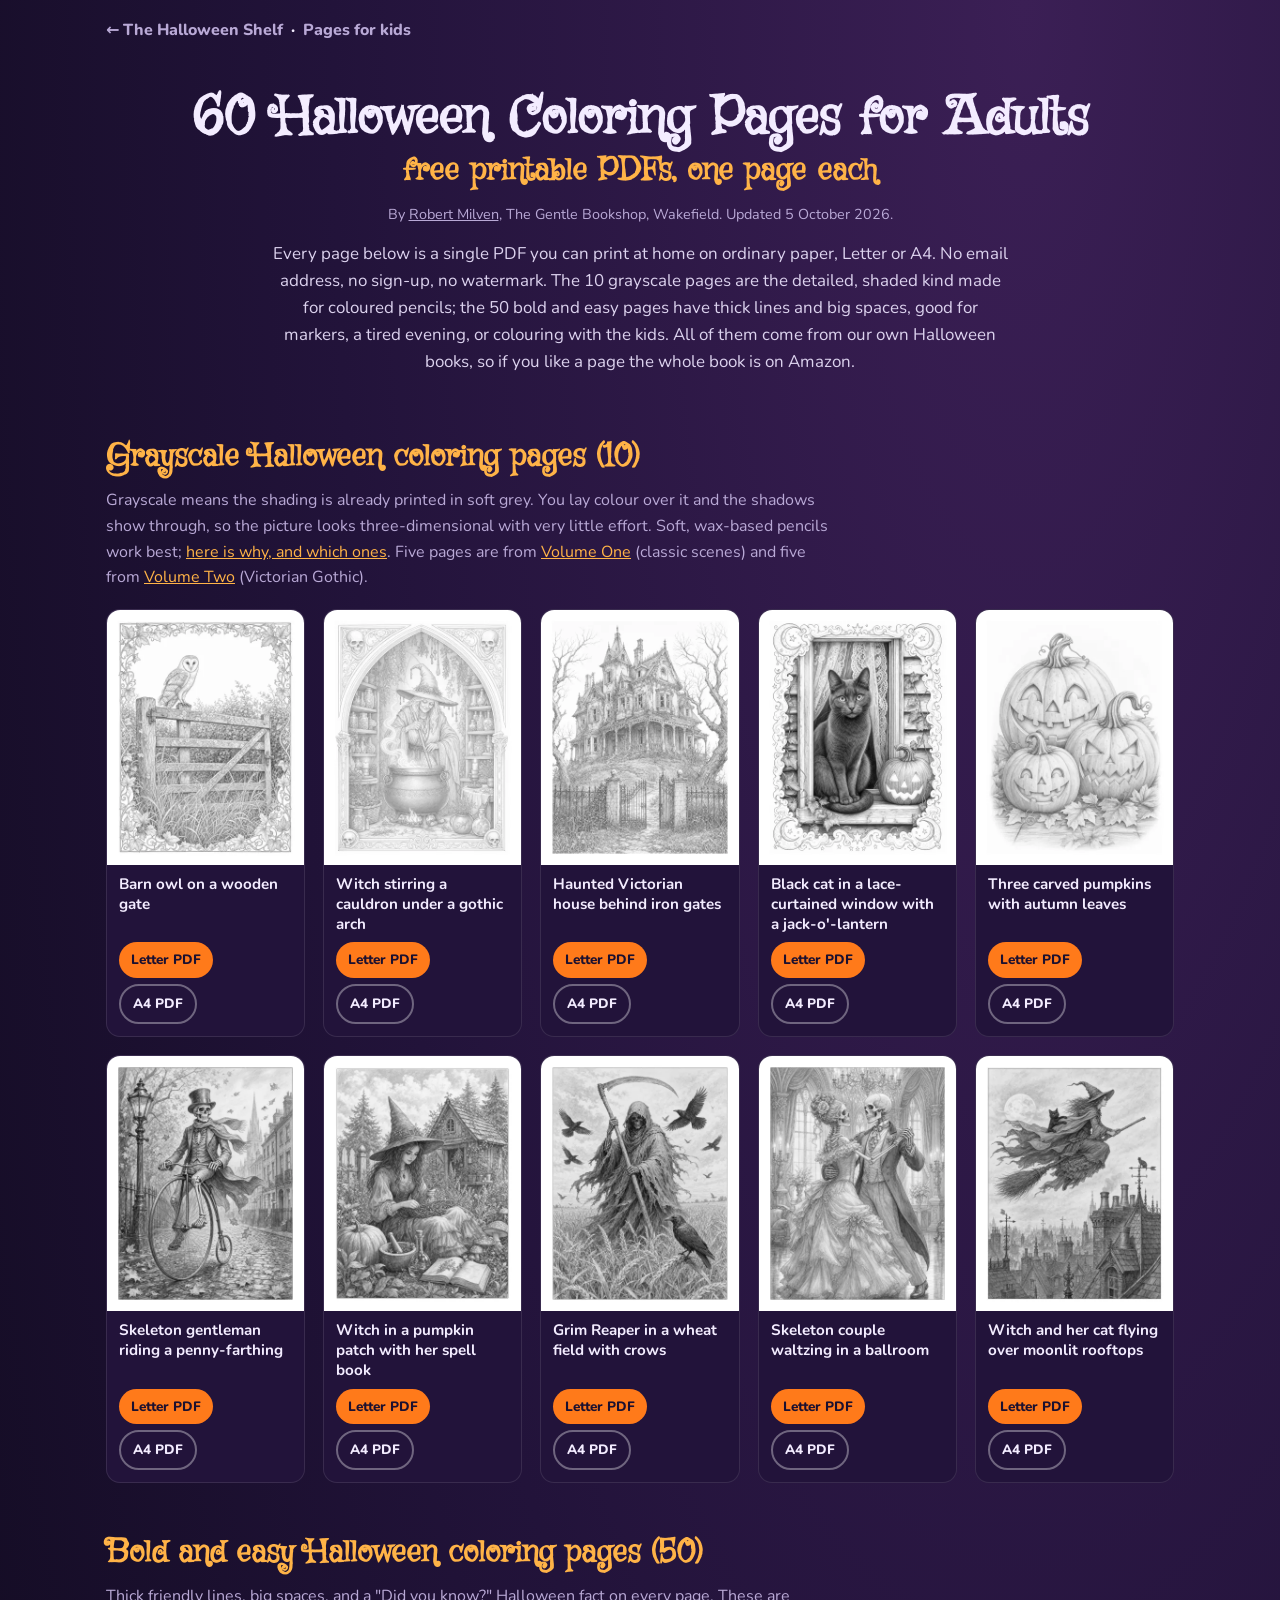
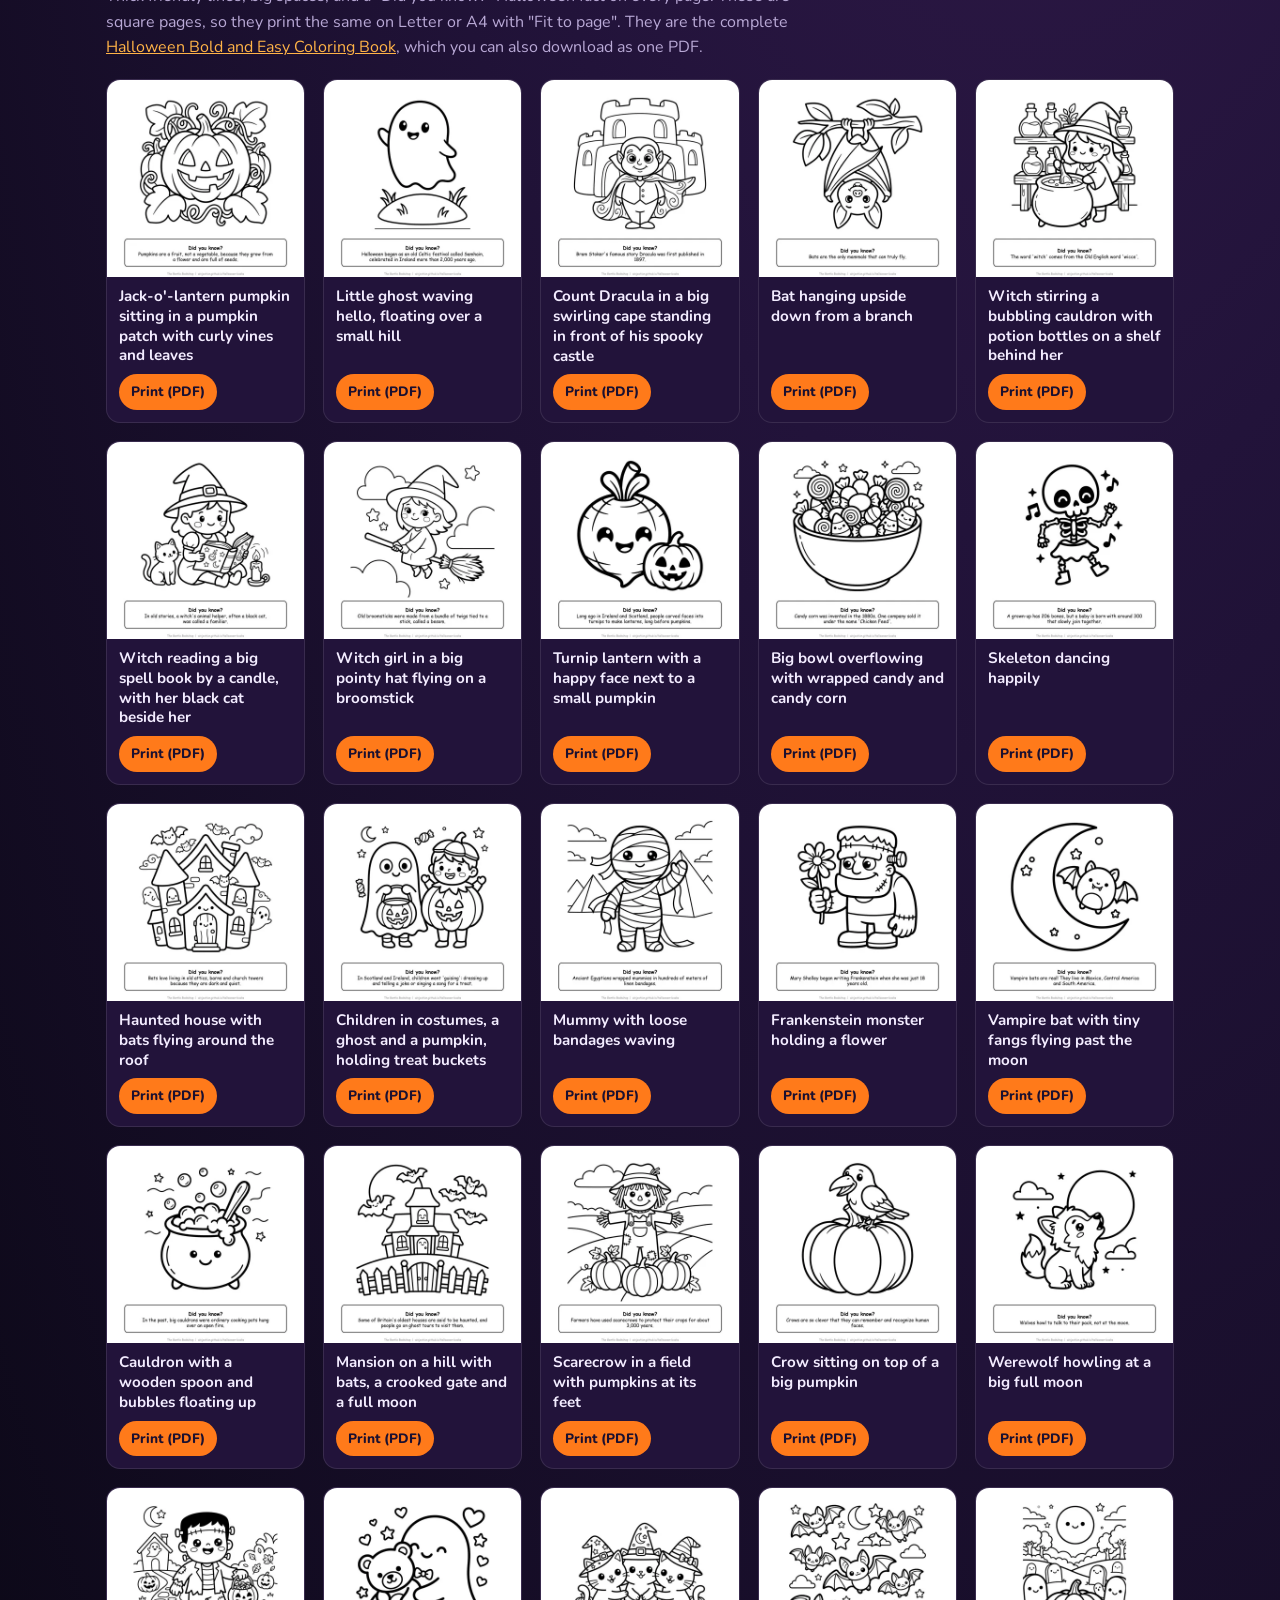
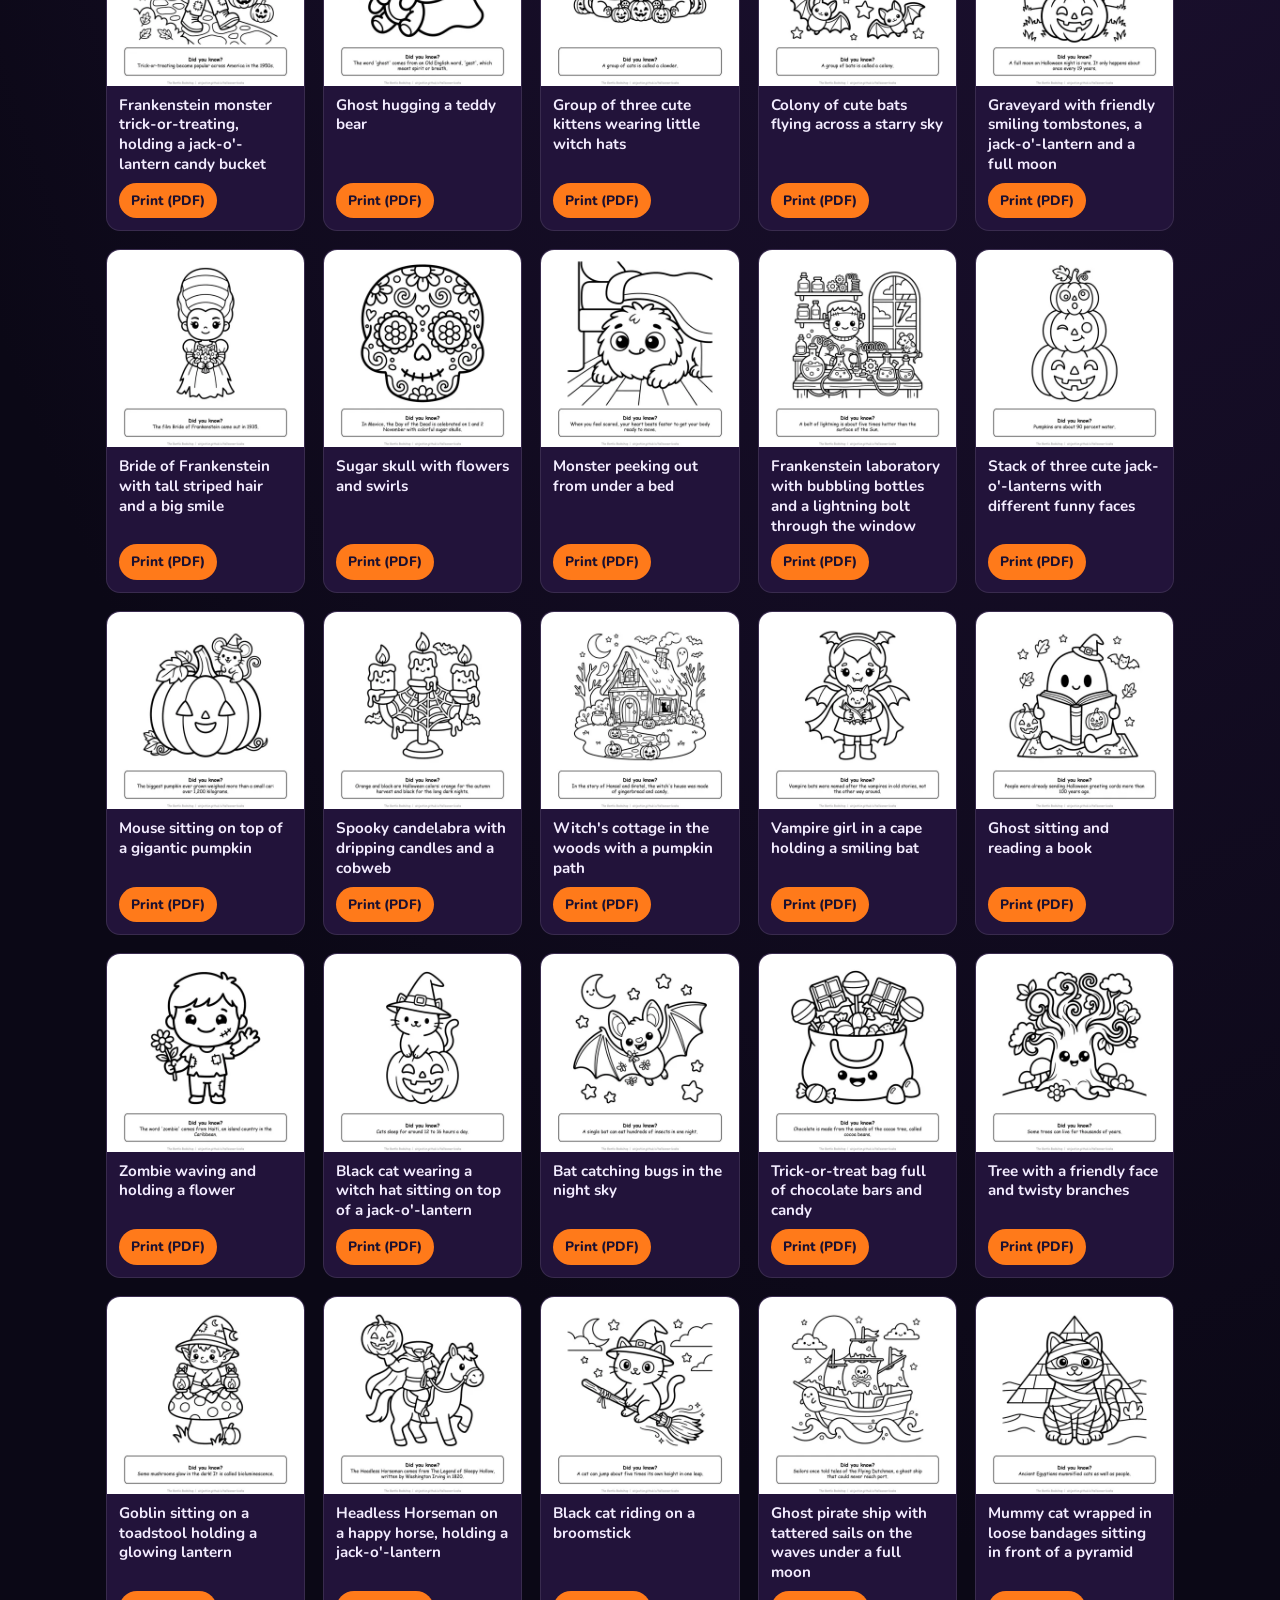
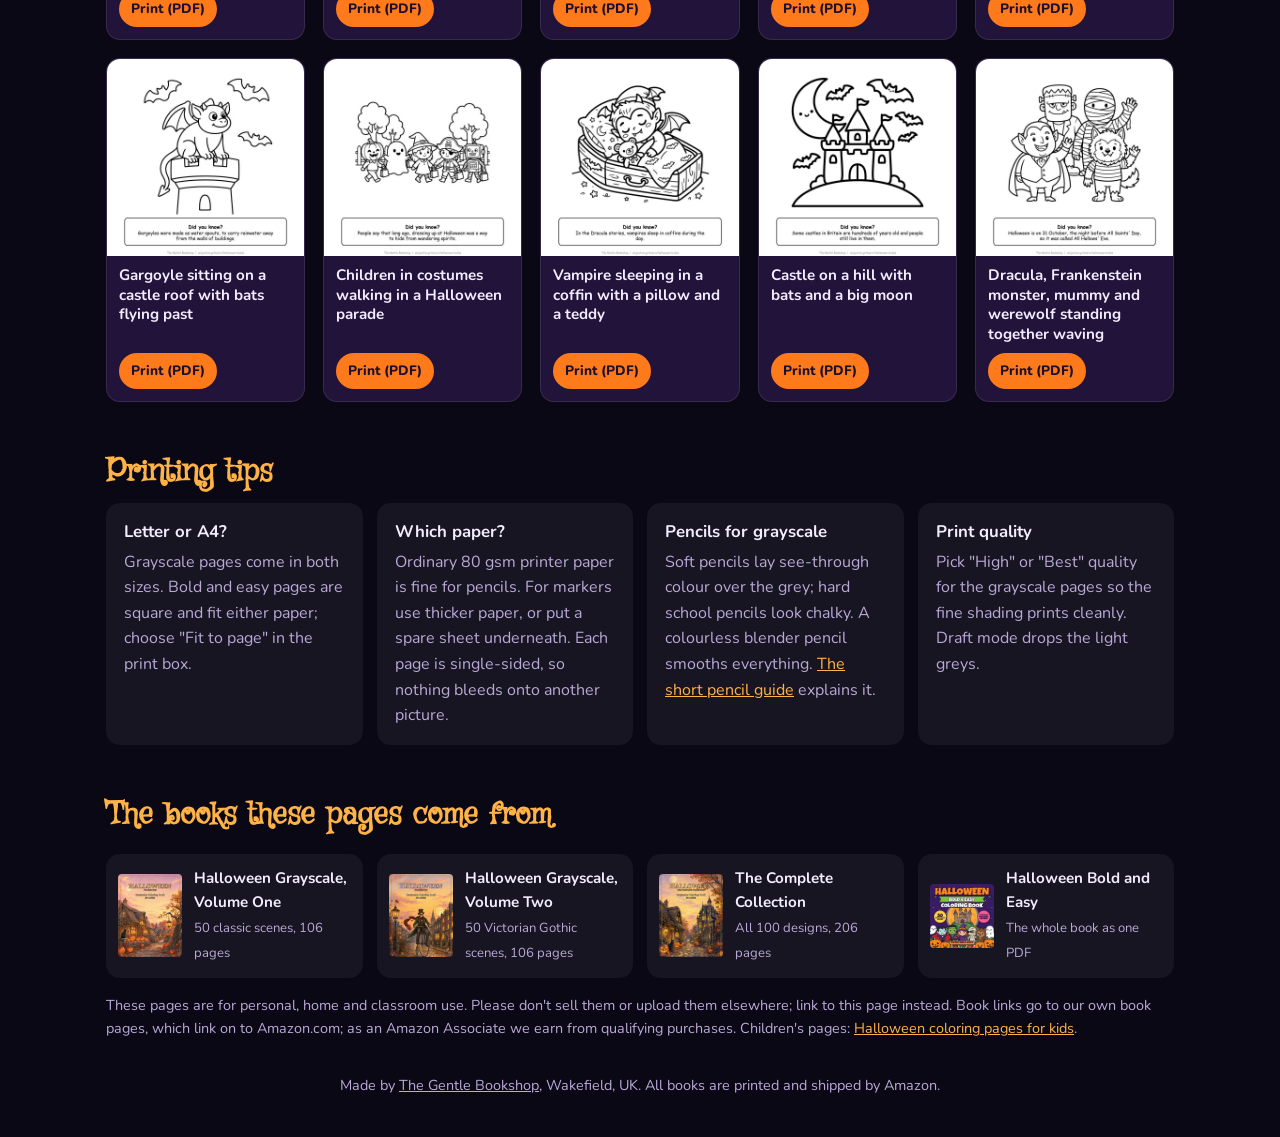
<file: halloween-coloring-pages-for-adults.html>
<!doctype html>
<html lang="en">
<head>
<meta charset="utf-8">
<meta name="viewport" content="width=device-width, initial-scale=1">
<title>60 Free Printable Halloween Coloring Pages for Adults | The Gentle Bookshop</title>
<meta name="description" content="60 free Halloween coloring pages for adults: 10 detailed grayscale scenes and 50 bold and easy designs. One PDF per page, Letter and A4, no email sign-up, from The Gentle Bookshop.">
<link rel="canonical" href="https://ainjection.github.io/halloween-books/halloween-coloring-pages-for-adults.html">
<meta property="og:title" content="60 Free Printable Halloween Coloring Pages for Adults">
<meta property="og:description" content="10 grayscale scenes and 50 bold and easy designs, one PDF each, Letter and A4, no sign-up.">
<meta property="og:image" content="https://ainjection.github.io/halloween-books/print/adults/thumbs/grayscale-04-black-cat-in-a-lace-curtained-window-with-a-jack-o.webp">
<meta property="og:url" content="https://ainjection.github.io/halloween-books/halloween-coloring-pages-for-adults.html">
<meta property="og:type" content="website">
<meta name="twitter:card" content="summary_large_image">
<link rel="icon" href="data:image/svg+xml,%3Csvg xmlns='http://www.w3.org/2000/svg' viewBox='0 0 96 84'%3E%3Cellipse cx='48' cy='48' rx='44' ry='34' fill='%23ff7a1a'/%3E%3Cpath d='M46 10 Q50 0 58 2 L54 12Z' fill='%233d6b24'/%3E%3Cpath d='M24 38 L36 32 L34 46Z M72 38 L60 32 L62 46Z M24 58 Q48 74 72 58 L48 62Z' fill='%231b0c00'/%3E%3C/svg%3E">
<link rel="preload" href="fonts/griffy-400.woff2" as="font" type="font/woff2" crossorigin>
<script type="application/ld+json">{"@context":"https://schema.org","@graph":[{"@type":["CollectionPage","WebPage"],"@id":"https://ainjection.github.io/halloween-books/halloween-coloring-pages-for-adults.html#webpage","url":"https://ainjection.github.io/halloween-books/halloween-coloring-pages-for-adults.html","name":"60 Free Printable Halloween Coloring Pages for Adults","description":"10 detailed grayscale pages and 50 bold-and-easy pages, one PDF each, Letter and A4, no sign-up.","inLanguage":"en","isPartOf":{"@id":"https://ainjection.github.io/#site"},"breadcrumb":{"@id":"https://ainjection.github.io/halloween-books/halloween-coloring-pages-for-adults.html#breadcrumb"},"datePublished":"2026-10-05","dateModified":"2026-10-05","author":{"@type":"Person","name":"Robert Milven","url":"https://ainjection.github.io/gentle-bookshop/about.html","worksFor":{"@id":"https://ainjection.github.io/#org"}},"publisher":{"@id":"https://ainjection.github.io/#org"},"primaryImageOfPage":{"@type":"ImageObject","url":"https://ainjection.github.io/halloween-books/print/adults/thumbs/grayscale-04-black-cat-in-a-lace-curtained-window-with-a-jack-o.webp"},"hasPart":[{"@type":"CreativeWork","name":"Barn owl on a wooden gate","url":"https://ainjection.github.io/halloween-books/print/adults/grayscale-01-barn-owl-on-a-wooden-gate.pdf","thumbnailUrl":"https://ainjection.github.io/halloween-books/print/adults/thumbs/grayscale-01-barn-owl-on-a-wooden-gate.webp","encodingFormat":"application/pdf","isAccessibleForFree":true},{"@type":"CreativeWork","name":"Witch stirring a cauldron under a gothic arch","url":"https://ainjection.github.io/halloween-books/print/adults/grayscale-02-witch-stirring-a-cauldron-under-a-gothic-arch.pdf","thumbnailUrl":"https://ainjection.github.io/halloween-books/print/adults/thumbs/grayscale-02-witch-stirring-a-cauldron-under-a-gothic-arch.webp","encodingFormat":"application/pdf","isAccessibleForFree":true},{"@type":"CreativeWork","name":"Haunted Victorian house behind iron gates","url":"https://ainjection.github.io/halloween-books/print/adults/grayscale-03-haunted-victorian-house-behind-iron-gates.pdf","thumbnailUrl":"https://ainjection.github.io/halloween-books/print/adults/thumbs/grayscale-03-haunted-victorian-house-behind-iron-gates.webp","encodingFormat":"application/pdf","isAccessibleForFree":true},{"@type":"CreativeWork","name":"Black cat in a lace-curtained window with a jack-o'-lantern","url":"https://ainjection.github.io/halloween-books/print/adults/grayscale-04-black-cat-in-a-lace-curtained-window-with-a-jack-o.pdf","thumbnailUrl":"https://ainjection.github.io/halloween-books/print/adults/thumbs/grayscale-04-black-cat-in-a-lace-curtained-window-with-a-jack-o.webp","encodingFormat":"application/pdf","isAccessibleForFree":true},{"@type":"CreativeWork","name":"Three carved pumpkins with autumn leaves","url":"https://ainjection.github.io/halloween-books/print/adults/grayscale-05-three-carved-pumpkins-with-autumn-leaves.pdf","thumbnailUrl":"https://ainjection.github.io/halloween-books/print/adults/thumbs/grayscale-05-three-carved-pumpkins-with-autumn-leaves.webp","encodingFormat":"application/pdf","isAccessibleForFree":true},{"@type":"CreativeWork","name":"Skeleton gentleman riding a penny-farthing","url":"https://ainjection.github.io/halloween-books/print/adults/grayscale-06-skeleton-gentleman-riding-a-penny-farthing.pdf","thumbnailUrl":"https://ainjection.github.io/halloween-books/print/adults/thumbs/grayscale-06-skeleton-gentleman-riding-a-penny-farthing.webp","encodingFormat":"application/pdf","isAccessibleForFree":true},{"@type":"CreativeWork","name":"Witch in a pumpkin patch with her spell book","url":"https://ainjection.github.io/halloween-books/print/adults/grayscale-07-witch-in-a-pumpkin-patch-with-her-spell-book.pdf","thumbnailUrl":"https://ainjection.github.io/halloween-books/print/adults/thumbs/grayscale-07-witch-in-a-pumpkin-patch-with-her-spell-book.webp","encodingFormat":"application/pdf","isAccessibleForFree":true},{"@type":"CreativeWork","name":"Grim Reaper in a wheat field with crows","url":"https://ainjection.github.io/halloween-books/print/adults/grayscale-08-grim-reaper-in-a-wheat-field-with-crows.pdf","thumbnailUrl":"https://ainjection.github.io/halloween-books/print/adults/thumbs/grayscale-08-grim-reaper-in-a-wheat-field-with-crows.webp","encodingFormat":"application/pdf","isAccessibleForFree":true},{"@type":"CreativeWork","name":"Skeleton couple waltzing in a ballroom","url":"https://ainjection.github.io/halloween-books/print/adults/grayscale-09-skeleton-couple-waltzing-in-a-ballroom.pdf","thumbnailUrl":"https://ainjection.github.io/halloween-books/print/adults/thumbs/grayscale-09-skeleton-couple-waltzing-in-a-ballroom.webp","encodingFormat":"application/pdf","isAccessibleForFree":true},{"@type":"CreativeWork","name":"Witch and her cat flying over moonlit rooftops","url":"https://ainjection.github.io/halloween-books/print/adults/grayscale-10-witch-and-her-cat-flying-over-moonlit-rooftops.pdf","thumbnailUrl":"https://ainjection.github.io/halloween-books/print/adults/thumbs/grayscale-10-witch-and-her-cat-flying-over-moonlit-rooftops.webp","encodingFormat":"application/pdf","isAccessibleForFree":true},{"@type":"CreativeWork","name":"Jack-o'-lantern pumpkin sitting in a pumpkin patch with curly vines and leaves","url":"https://ainjection.github.io/halloween-books/print/adults/bold-easy-01-jack-o-lantern-pumpkin-sitting-in-a-pumpkin-patch-with.pdf","thumbnailUrl":"https://ainjection.github.io/halloween-books/print/adults/thumbs/bold-easy-01-jack-o-lantern-pumpkin-sitting-in-a-pumpkin-patch-with.webp","encodingFormat":"application/pdf","isAccessibleForFree":true},{"@type":"CreativeWork","name":"Little ghost waving hello, floating over a small hill","url":"https://ainjection.github.io/halloween-books/print/adults/bold-easy-02-little-ghost-waving-hello-floating-over-a-small-hill.pdf","thumbnailUrl":"https://ainjection.github.io/halloween-books/print/adults/thumbs/bold-easy-02-little-ghost-waving-hello-floating-over-a-small-hill.webp","encodingFormat":"application/pdf","isAccessibleForFree":true},{"@type":"CreativeWork","name":"Count Dracula in a big swirling cape standing in front of his spooky castle","url":"https://ainjection.github.io/halloween-books/print/adults/bold-easy-03-count-dracula-in-a-big-swirling-cape-standing-in-front.pdf","thumbnailUrl":"https://ainjection.github.io/halloween-books/print/adults/thumbs/bold-easy-03-count-dracula-in-a-big-swirling-cape-standing-in-front.webp","encodingFormat":"application/pdf","isAccessibleForFree":true},{"@type":"CreativeWork","name":"Bat hanging upside down from a branch","url":"https://ainjection.github.io/halloween-books/print/adults/bold-easy-04-bat-hanging-upside-down-from-a-branch.pdf","thumbnailUrl":"https://ainjection.github.io/halloween-books/print/adults/thumbs/bold-easy-04-bat-hanging-upside-down-from-a-branch.webp","encodingFormat":"application/pdf","isAccessibleForFree":true},{"@type":"CreativeWork","name":"Witch stirring a bubbling cauldron with potion bottles on a shelf behind her","url":"https://ainjection.github.io/halloween-books/print/adults/bold-easy-05-witch-stirring-a-bubbling-cauldron-with-potion-bottles.pdf","thumbnailUrl":"https://ainjection.github.io/halloween-books/print/adults/thumbs/bold-easy-05-witch-stirring-a-bubbling-cauldron-with-potion-bottles.webp","encodingFormat":"application/pdf","isAccessibleForFree":true},{"@type":"CreativeWork","name":"Witch reading a big spell book by a candle, with her black cat beside her","url":"https://ainjection.github.io/halloween-books/print/adults/bold-easy-06-witch-reading-a-big-spell-book-by-a-candle-with-her.pdf","thumbnailUrl":"https://ainjection.github.io/halloween-books/print/adults/thumbs/bold-easy-06-witch-reading-a-big-spell-book-by-a-candle-with-her.webp","encodingFormat":"application/pdf","isAccessibleForFree":true},{"@type":"CreativeWork","name":"Witch girl in a big pointy hat flying on a broomstick","url":"https://ainjection.github.io/halloween-books/print/adults/bold-easy-07-witch-girl-in-a-big-pointy-hat-flying-on-a-broomstick.pdf","thumbnailUrl":"https://ainjection.github.io/halloween-books/print/adults/thumbs/bold-easy-07-witch-girl-in-a-big-pointy-hat-flying-on-a-broomstick.webp","encodingFormat":"application/pdf","isAccessibleForFree":true},{"@type":"CreativeWork","name":"Turnip lantern with a happy face next to a small pumpkin","url":"https://ainjection.github.io/halloween-books/print/adults/bold-easy-08-turnip-lantern-with-a-happy-face-next-to-a-small-pumpkin.pdf","thumbnailUrl":"https://ainjection.github.io/halloween-books/print/adults/thumbs/bold-easy-08-turnip-lantern-with-a-happy-face-next-to-a-small-pumpkin.webp","encodingFormat":"application/pdf","isAccessibleForFree":true},{"@type":"CreativeWork","name":"Big bowl overflowing with wrapped candy and candy corn","url":"https://ainjection.github.io/halloween-books/print/adults/bold-easy-09-big-bowl-overflowing-with-wrapped-candy-and-candy-corn.pdf","thumbnailUrl":"https://ainjection.github.io/halloween-books/print/adults/thumbs/bold-easy-09-big-bowl-overflowing-with-wrapped-candy-and-candy-corn.webp","encodingFormat":"application/pdf","isAccessibleForFree":true},{"@type":"CreativeWork","name":"Skeleton dancing happily","url":"https://ainjection.github.io/halloween-books/print/adults/bold-easy-10-skeleton-dancing-happily.pdf","thumbnailUrl":"https://ainjection.github.io/halloween-books/print/adults/thumbs/bold-easy-10-skeleton-dancing-happily.webp","encodingFormat":"application/pdf","isAccessibleForFree":true},{"@type":"CreativeWork","name":"Haunted house with bats flying around the roof","url":"https://ainjection.github.io/halloween-books/print/adults/bold-easy-11-haunted-house-with-bats-flying-around-the-roof.pdf","thumbnailUrl":"https://ainjection.github.io/halloween-books/print/adults/thumbs/bold-easy-11-haunted-house-with-bats-flying-around-the-roof.webp","encodingFormat":"application/pdf","isAccessibleForFree":true},{"@type":"CreativeWork","name":"Children in costumes, a ghost and a pumpkin, holding treat buckets","url":"https://ainjection.github.io/halloween-books/print/adults/bold-easy-12-children-in-costumes-a-ghost-and-a-pumpkin-holding.pdf","thumbnailUrl":"https://ainjection.github.io/halloween-books/print/adults/thumbs/bold-easy-12-children-in-costumes-a-ghost-and-a-pumpkin-holding.webp","encodingFormat":"application/pdf","isAccessibleForFree":true},{"@type":"CreativeWork","name":"Mummy with loose bandages waving","url":"https://ainjection.github.io/halloween-books/print/adults/bold-easy-13-mummy-with-loose-bandages-waving.pdf","thumbnailUrl":"https://ainjection.github.io/halloween-books/print/adults/thumbs/bold-easy-13-mummy-with-loose-bandages-waving.webp","encodingFormat":"application/pdf","isAccessibleForFree":true},{"@type":"CreativeWork","name":"Frankenstein monster holding a flower","url":"https://ainjection.github.io/halloween-books/print/adults/bold-easy-14-frankenstein-monster-holding-a-flower.pdf","thumbnailUrl":"https://ainjection.github.io/halloween-books/print/adults/thumbs/bold-easy-14-frankenstein-monster-holding-a-flower.webp","encodingFormat":"application/pdf","isAccessibleForFree":true},{"@type":"CreativeWork","name":"Vampire bat with tiny fangs flying past the moon","url":"https://ainjection.github.io/halloween-books/print/adults/bold-easy-15-vampire-bat-with-tiny-fangs-flying-past-the-moon.pdf","thumbnailUrl":"https://ainjection.github.io/halloween-books/print/adults/thumbs/bold-easy-15-vampire-bat-with-tiny-fangs-flying-past-the-moon.webp","encodingFormat":"application/pdf","isAccessibleForFree":true},{"@type":"CreativeWork","name":"Cauldron with a wooden spoon and bubbles floating up","url":"https://ainjection.github.io/halloween-books/print/adults/bold-easy-16-cauldron-with-a-wooden-spoon-and-bubbles-floating-up.pdf","thumbnailUrl":"https://ainjection.github.io/halloween-books/print/adults/thumbs/bold-easy-16-cauldron-with-a-wooden-spoon-and-bubbles-floating-up.webp","encodingFormat":"application/pdf","isAccessibleForFree":true},{"@type":"CreativeWork","name":"Mansion on a hill with bats, a crooked gate and a full moon","url":"https://ainjection.github.io/halloween-books/print/adults/bold-easy-17-mansion-on-a-hill-with-bats-a-crooked-gate-and-a-full.pdf","thumbnailUrl":"https://ainjection.github.io/halloween-books/print/adults/thumbs/bold-easy-17-mansion-on-a-hill-with-bats-a-crooked-gate-and-a-full.webp","encodingFormat":"application/pdf","isAccessibleForFree":true},{"@type":"CreativeWork","name":"Scarecrow in a field with pumpkins at its feet","url":"https://ainjection.github.io/halloween-books/print/adults/bold-easy-18-scarecrow-in-a-field-with-pumpkins-at-its-feet.pdf","thumbnailUrl":"https://ainjection.github.io/halloween-books/print/adults/thumbs/bold-easy-18-scarecrow-in-a-field-with-pumpkins-at-its-feet.webp","encodingFormat":"application/pdf","isAccessibleForFree":true},{"@type":"CreativeWork","name":"Crow sitting on top of a big pumpkin","url":"https://ainjection.github.io/halloween-books/print/adults/bold-easy-19-crow-sitting-on-top-of-a-big-pumpkin.pdf","thumbnailUrl":"https://ainjection.github.io/halloween-books/print/adults/thumbs/bold-easy-19-crow-sitting-on-top-of-a-big-pumpkin.webp","encodingFormat":"application/pdf","isAccessibleForFree":true},{"@type":"CreativeWork","name":"Werewolf howling at a big full moon","url":"https://ainjection.github.io/halloween-books/print/adults/bold-easy-20-werewolf-howling-at-a-big-full-moon.pdf","thumbnailUrl":"https://ainjection.github.io/halloween-books/print/adults/thumbs/bold-easy-20-werewolf-howling-at-a-big-full-moon.webp","encodingFormat":"application/pdf","isAccessibleForFree":true},{"@type":"CreativeWork","name":"Frankenstein monster trick-or-treating, holding a jack-o'-lantern candy bucket","url":"https://ainjection.github.io/halloween-books/print/adults/bold-easy-21-frankenstein-monster-trick-or-treating-holding-a-jack-o.pdf","thumbnailUrl":"https://ainjection.github.io/halloween-books/print/adults/thumbs/bold-easy-21-frankenstein-monster-trick-or-treating-holding-a-jack-o.webp","encodingFormat":"application/pdf","isAccessibleForFree":true},{"@type":"CreativeWork","name":"Ghost hugging a teddy bear","url":"https://ainjection.github.io/halloween-books/print/adults/bold-easy-22-ghost-hugging-a-teddy-bear.pdf","thumbnailUrl":"https://ainjection.github.io/halloween-books/print/adults/thumbs/bold-easy-22-ghost-hugging-a-teddy-bear.webp","encodingFormat":"application/pdf","isAccessibleForFree":true},{"@type":"CreativeWork","name":"Group of three cute kittens wearing little witch hats","url":"https://ainjection.github.io/halloween-books/print/adults/bold-easy-23-group-of-three-cute-kittens-wearing-little-witch-hats.pdf","thumbnailUrl":"https://ainjection.github.io/halloween-books/print/adults/thumbs/bold-easy-23-group-of-three-cute-kittens-wearing-little-witch-hats.webp","encodingFormat":"application/pdf","isAccessibleForFree":true},{"@type":"CreativeWork","name":"Colony of cute bats flying across a starry sky","url":"https://ainjection.github.io/halloween-books/print/adults/bold-easy-24-colony-of-cute-bats-flying-across-a-starry-sky.pdf","thumbnailUrl":"https://ainjection.github.io/halloween-books/print/adults/thumbs/bold-easy-24-colony-of-cute-bats-flying-across-a-starry-sky.webp","encodingFormat":"application/pdf","isAccessibleForFree":true},{"@type":"CreativeWork","name":"Graveyard with friendly smiling tombstones, a jack-o'-lantern and a full moon","url":"https://ainjection.github.io/halloween-books/print/adults/bold-easy-25-graveyard-with-friendly-smiling-tombstones-a-jack-o.pdf","thumbnailUrl":"https://ainjection.github.io/halloween-books/print/adults/thumbs/bold-easy-25-graveyard-with-friendly-smiling-tombstones-a-jack-o.webp","encodingFormat":"application/pdf","isAccessibleForFree":true},{"@type":"CreativeWork","name":"Bride of Frankenstein with tall striped hair and a big smile","url":"https://ainjection.github.io/halloween-books/print/adults/bold-easy-26-bride-of-frankenstein-with-tall-striped-hair-and-a-big.pdf","thumbnailUrl":"https://ainjection.github.io/halloween-books/print/adults/thumbs/bold-easy-26-bride-of-frankenstein-with-tall-striped-hair-and-a-big.webp","encodingFormat":"application/pdf","isAccessibleForFree":true},{"@type":"CreativeWork","name":"Sugar skull with flowers and swirls","url":"https://ainjection.github.io/halloween-books/print/adults/bold-easy-27-sugar-skull-with-flowers-and-swirls.pdf","thumbnailUrl":"https://ainjection.github.io/halloween-books/print/adults/thumbs/bold-easy-27-sugar-skull-with-flowers-and-swirls.webp","encodingFormat":"application/pdf","isAccessibleForFree":true},{"@type":"CreativeWork","name":"Monster peeking out from under a bed","url":"https://ainjection.github.io/halloween-books/print/adults/bold-easy-28-monster-peeking-out-from-under-a-bed.pdf","thumbnailUrl":"https://ainjection.github.io/halloween-books/print/adults/thumbs/bold-easy-28-monster-peeking-out-from-under-a-bed.webp","encodingFormat":"application/pdf","isAccessibleForFree":true},{"@type":"CreativeWork","name":"Frankenstein laboratory with bubbling bottles and a lightning bolt through the window","url":"https://ainjection.github.io/halloween-books/print/adults/bold-easy-29-frankenstein-laboratory-with-bubbling-bottles-and-a.pdf","thumbnailUrl":"https://ainjection.github.io/halloween-books/print/adults/thumbs/bold-easy-29-frankenstein-laboratory-with-bubbling-bottles-and-a.webp","encodingFormat":"application/pdf","isAccessibleForFree":true},{"@type":"CreativeWork","name":"Stack of three cute jack-o'-lanterns with different funny faces","url":"https://ainjection.github.io/halloween-books/print/adults/bold-easy-30-stack-of-three-cute-jack-o-lanterns-with-different.pdf","thumbnailUrl":"https://ainjection.github.io/halloween-books/print/adults/thumbs/bold-easy-30-stack-of-three-cute-jack-o-lanterns-with-different.webp","encodingFormat":"application/pdf","isAccessibleForFree":true},{"@type":"CreativeWork","name":"Mouse sitting on top of a gigantic pumpkin","url":"https://ainjection.github.io/halloween-books/print/adults/bold-easy-31-mouse-sitting-on-top-of-a-gigantic-pumpkin.pdf","thumbnailUrl":"https://ainjection.github.io/halloween-books/print/adults/thumbs/bold-easy-31-mouse-sitting-on-top-of-a-gigantic-pumpkin.webp","encodingFormat":"application/pdf","isAccessibleForFree":true},{"@type":"CreativeWork","name":"Spooky candelabra with dripping candles and a cobweb","url":"https://ainjection.github.io/halloween-books/print/adults/bold-easy-32-spooky-candelabra-with-dripping-candles-and-a-cobweb.pdf","thumbnailUrl":"https://ainjection.github.io/halloween-books/print/adults/thumbs/bold-easy-32-spooky-candelabra-with-dripping-candles-and-a-cobweb.webp","encodingFormat":"application/pdf","isAccessibleForFree":true},{"@type":"CreativeWork","name":"Witch's cottage in the woods with a pumpkin path","url":"https://ainjection.github.io/halloween-books/print/adults/bold-easy-33-witch-s-cottage-in-the-woods-with-a-pumpkin-path.pdf","thumbnailUrl":"https://ainjection.github.io/halloween-books/print/adults/thumbs/bold-easy-33-witch-s-cottage-in-the-woods-with-a-pumpkin-path.webp","encodingFormat":"application/pdf","isAccessibleForFree":true},{"@type":"CreativeWork","name":"Vampire girl in a cape holding a smiling bat","url":"https://ainjection.github.io/halloween-books/print/adults/bold-easy-34-vampire-girl-in-a-cape-holding-a-smiling-bat.pdf","thumbnailUrl":"https://ainjection.github.io/halloween-books/print/adults/thumbs/bold-easy-34-vampire-girl-in-a-cape-holding-a-smiling-bat.webp","encodingFormat":"application/pdf","isAccessibleForFree":true},{"@type":"CreativeWork","name":"Ghost sitting and reading a book","url":"https://ainjection.github.io/halloween-books/print/adults/bold-easy-35-ghost-sitting-and-reading-a-book.pdf","thumbnailUrl":"https://ainjection.github.io/halloween-books/print/adults/thumbs/bold-easy-35-ghost-sitting-and-reading-a-book.webp","encodingFormat":"application/pdf","isAccessibleForFree":true},{"@type":"CreativeWork","name":"Zombie waving and holding a flower","url":"https://ainjection.github.io/halloween-books/print/adults/bold-easy-36-zombie-waving-and-holding-a-flower.pdf","thumbnailUrl":"https://ainjection.github.io/halloween-books/print/adults/thumbs/bold-easy-36-zombie-waving-and-holding-a-flower.webp","encodingFormat":"application/pdf","isAccessibleForFree":true},{"@type":"CreativeWork","name":"Black cat wearing a witch hat sitting on top of a jack-o'-lantern","url":"https://ainjection.github.io/halloween-books/print/adults/bold-easy-37-black-cat-wearing-a-witch-hat-sitting-on-top-of-a-jack.pdf","thumbnailUrl":"https://ainjection.github.io/halloween-books/print/adults/thumbs/bold-easy-37-black-cat-wearing-a-witch-hat-sitting-on-top-of-a-jack.webp","encodingFormat":"application/pdf","isAccessibleForFree":true},{"@type":"CreativeWork","name":"Bat catching bugs in the night sky","url":"https://ainjection.github.io/halloween-books/print/adults/bold-easy-38-bat-catching-bugs-in-the-night-sky.pdf","thumbnailUrl":"https://ainjection.github.io/halloween-books/print/adults/thumbs/bold-easy-38-bat-catching-bugs-in-the-night-sky.webp","encodingFormat":"application/pdf","isAccessibleForFree":true},{"@type":"CreativeWork","name":"Trick-or-treat bag full of chocolate bars and candy","url":"https://ainjection.github.io/halloween-books/print/adults/bold-easy-39-trick-or-treat-bag-full-of-chocolate-bars-and-candy.pdf","thumbnailUrl":"https://ainjection.github.io/halloween-books/print/adults/thumbs/bold-easy-39-trick-or-treat-bag-full-of-chocolate-bars-and-candy.webp","encodingFormat":"application/pdf","isAccessibleForFree":true},{"@type":"CreativeWork","name":"Tree with a friendly face and twisty branches","url":"https://ainjection.github.io/halloween-books/print/adults/bold-easy-40-tree-with-a-friendly-face-and-twisty-branches.pdf","thumbnailUrl":"https://ainjection.github.io/halloween-books/print/adults/thumbs/bold-easy-40-tree-with-a-friendly-face-and-twisty-branches.webp","encodingFormat":"application/pdf","isAccessibleForFree":true},{"@type":"CreativeWork","name":"Goblin sitting on a toadstool holding a glowing lantern","url":"https://ainjection.github.io/halloween-books/print/adults/bold-easy-41-goblin-sitting-on-a-toadstool-holding-a-glowing-lantern.pdf","thumbnailUrl":"https://ainjection.github.io/halloween-books/print/adults/thumbs/bold-easy-41-goblin-sitting-on-a-toadstool-holding-a-glowing-lantern.webp","encodingFormat":"application/pdf","isAccessibleForFree":true},{"@type":"CreativeWork","name":"Headless Horseman on a happy horse, holding a jack-o'-lantern","url":"https://ainjection.github.io/halloween-books/print/adults/bold-easy-42-headless-horseman-on-a-happy-horse-holding-a-jack-o.pdf","thumbnailUrl":"https://ainjection.github.io/halloween-books/print/adults/thumbs/bold-easy-42-headless-horseman-on-a-happy-horse-holding-a-jack-o.webp","encodingFormat":"application/pdf","isAccessibleForFree":true},{"@type":"CreativeWork","name":"Black cat riding on a broomstick","url":"https://ainjection.github.io/halloween-books/print/adults/bold-easy-43-black-cat-riding-on-a-broomstick.pdf","thumbnailUrl":"https://ainjection.github.io/halloween-books/print/adults/thumbs/bold-easy-43-black-cat-riding-on-a-broomstick.webp","encodingFormat":"application/pdf","isAccessibleForFree":true},{"@type":"CreativeWork","name":"Ghost pirate ship with tattered sails on the waves under a full moon","url":"https://ainjection.github.io/halloween-books/print/adults/bold-easy-44-ghost-pirate-ship-with-tattered-sails-on-the-waves.pdf","thumbnailUrl":"https://ainjection.github.io/halloween-books/print/adults/thumbs/bold-easy-44-ghost-pirate-ship-with-tattered-sails-on-the-waves.webp","encodingFormat":"application/pdf","isAccessibleForFree":true},{"@type":"CreativeWork","name":"Mummy cat wrapped in loose bandages sitting in front of a pyramid","url":"https://ainjection.github.io/halloween-books/print/adults/bold-easy-45-mummy-cat-wrapped-in-loose-bandages-sitting-in-front-of.pdf","thumbnailUrl":"https://ainjection.github.io/halloween-books/print/adults/thumbs/bold-easy-45-mummy-cat-wrapped-in-loose-bandages-sitting-in-front-of.webp","encodingFormat":"application/pdf","isAccessibleForFree":true},{"@type":"CreativeWork","name":"Gargoyle sitting on a castle roof with bats flying past","url":"https://ainjection.github.io/halloween-books/print/adults/bold-easy-46-gargoyle-sitting-on-a-castle-roof-with-bats-flying-past.pdf","thumbnailUrl":"https://ainjection.github.io/halloween-books/print/adults/thumbs/bold-easy-46-gargoyle-sitting-on-a-castle-roof-with-bats-flying-past.webp","encodingFormat":"application/pdf","isAccessibleForFree":true},{"@type":"CreativeWork","name":"Children in costumes walking in a Halloween parade","url":"https://ainjection.github.io/halloween-books/print/adults/bold-easy-47-children-in-costumes-walking-in-a-halloween-parade.pdf","thumbnailUrl":"https://ainjection.github.io/halloween-books/print/adults/thumbs/bold-easy-47-children-in-costumes-walking-in-a-halloween-parade.webp","encodingFormat":"application/pdf","isAccessibleForFree":true},{"@type":"CreativeWork","name":"Vampire sleeping in a coffin with a pillow and a teddy","url":"https://ainjection.github.io/halloween-books/print/adults/bold-easy-48-vampire-sleeping-in-a-coffin-with-a-pillow-and-a-teddy.pdf","thumbnailUrl":"https://ainjection.github.io/halloween-books/print/adults/thumbs/bold-easy-48-vampire-sleeping-in-a-coffin-with-a-pillow-and-a-teddy.webp","encodingFormat":"application/pdf","isAccessibleForFree":true},{"@type":"CreativeWork","name":"Castle on a hill with bats and a big moon","url":"https://ainjection.github.io/halloween-books/print/adults/bold-easy-49-castle-on-a-hill-with-bats-and-a-big-moon.pdf","thumbnailUrl":"https://ainjection.github.io/halloween-books/print/adults/thumbs/bold-easy-49-castle-on-a-hill-with-bats-and-a-big-moon.webp","encodingFormat":"application/pdf","isAccessibleForFree":true},{"@type":"CreativeWork","name":"Dracula, Frankenstein monster, mummy and werewolf standing together waving","url":"https://ainjection.github.io/halloween-books/print/adults/bold-easy-50-dracula-frankenstein-monster-mummy-and-werewolf.pdf","thumbnailUrl":"https://ainjection.github.io/halloween-books/print/adults/thumbs/bold-easy-50-dracula-frankenstein-monster-mummy-and-werewolf.webp","encodingFormat":"application/pdf","isAccessibleForFree":true}]},{"@type":"BreadcrumbList","@id":"https://ainjection.github.io/halloween-books/halloween-coloring-pages-for-adults.html#breadcrumb","itemListElement":[{"@type":"ListItem","position":1,"name":"The Gentle Bookshop","item":"https://ainjection.github.io/"},{"@type":"ListItem","position":2,"name":"The Halloween Shelf","item":"https://ainjection.github.io/halloween-books/"},{"@type":"ListItem","position":3,"name":"Halloween coloring pages for adults","item":"https://ainjection.github.io/halloween-books/halloween-coloring-pages-for-adults.html"}]}]}</script>
<style>
@font-face{font-family:'Griffy';font-style:normal;font-weight:400;font-display:swap;src:url(fonts/griffy-400.woff2) format('woff2')}
@font-face{font-family:'Nunito';font-style:normal;font-weight:400 900;font-display:swap;src:url(fonts/nunito-400.woff2) format('woff2')}
*{box-sizing:border-box;margin:0;padding:0}
body{font-family:Nunito,system-ui,sans-serif;background:radial-gradient(120% 80% at 80% 0%,#3b1f55 0%,#22133a 45%,#0b0816 100%);background-color:#22133a;min-height:100vh;color:#f3ecff;line-height:1.6}
.wrap{max-width:1100px;margin:0 auto;padding:0 16px}
nav{padding:18px 0;font-weight:800} nav a{color:#b9a9d6;text-decoration:none} nav a:hover{color:#f3ecff}
header{padding:28px 0 12px;text-align:center}
h1{font-family:"Griffy",serif;font-size:clamp(2rem,5.5vw,3.3rem);line-height:1.1;color:#f3ecff}
h1 em{display:block;font-style:normal;color:#ffb347;font-size:.6em;margin-top:6px}
.byline{color:#b9a9d6;font-size:.9rem;margin-top:14px} .byline a{color:#b9a9d6}
.intro{max-width:46rem;margin:14px auto 0;color:#dcd2ee;font-size:1.06rem}
.intro a{color:#ffb347}
h2{font-family:"Griffy",serif;font-size:2rem;color:#ffb347;margin:44px 0 6px}
.lead{color:#b9a9d6;max-width:46rem;margin-bottom:18px} .lead a{color:#ffb347}
.grid{display:grid;gap:18px;grid-template-columns:repeat(auto-fill,minmax(190px,1fr))}
.pg{background:#22133a;border:1px solid rgba(255,255,255,.1);border-radius:14px;overflow:hidden;display:flex;flex-direction:column}
.pg img{width:100%;height:auto;display:block;background:#fff}
.pg h3{font-size:.95rem;line-height:1.3;padding:10px 12px 4px;font-weight:700}
.acts{display:flex;flex-wrap:wrap;gap:6px;padding:4px 12px 12px;margin-top:auto}
.btn{display:inline-block;font-weight:800;padding:7px 12px;border-radius:999px;background:#ff7a1a;color:#1b1030;text-decoration:none;font-size:.85rem}
.btn.ghost{background:transparent;color:#f3ecff;border:2px solid rgba(255,255,255,.35)}
.btn:hover{filter:brightness(1.1)}
.books{display:grid;gap:14px;grid-template-columns:repeat(auto-fill,minmax(220px,1fr));margin-top:14px}
.book{display:flex;gap:12px;align-items:center;background:rgba(255,255,255,.05);border-radius:14px;padding:12px;text-decoration:none;color:#f3ecff}
.book img{width:64px;height:auto;border-radius:4px} .book strong{display:block;font-size:.95rem} .book span{color:#b9a9d6;font-size:.82rem}
.tipgrid{display:grid;gap:14px;grid-template-columns:repeat(auto-fill,minmax(240px,1fr))}
.tip{background:rgba(255,255,255,.05);border-radius:14px;padding:16px 18px} .tip h3{font-size:1.05rem;margin-bottom:4px} .tip p{color:#b9a9d6} .tip a{color:#ffb347}
.note{color:#b9a9d6;font-size:.9rem;margin-top:16px}
footer{text-align:center;color:#b9a9d6;font-size:.9rem;padding:34px 0 40px} footer a{color:#b9a9d6}
</style>
</head>
<body>
<div class="wrap">
  <nav><a href="https://ainjection.github.io/halloween-books/">&larr; The Halloween Shelf</a> &nbsp;&middot;&nbsp; <a href="halloween-coloring-pages-printable.html">Pages for kids</a></nav>
  <header>
    <h1>60 Halloween Coloring Pages for Adults <em>free printable PDFs, one page each</em></h1>
    <p class="byline">By <a href="https://ainjection.github.io/gentle-bookshop/about.html">Robert Milven</a>, The Gentle Bookshop, Wakefield. Updated <time datetime="2026-10-05">5 October 2026</time>.</p>
    <p class="intro">Every page below is a single PDF you can print at home on ordinary paper, Letter or A4. No email address, no sign-up, no watermark. The 10 grayscale pages are the detailed, shaded kind made for coloured pencils; the 50 bold and easy pages have thick lines and big spaces, good for markers, a tired evening, or colouring with the kids. All of them come from our own Halloween books, so if you like a page the whole book is on Amazon.</p>
  </header>
  <main>
    <h2 id="grayscale">Grayscale Halloween coloring pages (10)</h2>
    <p class="lead">Grayscale means the shading is already printed in soft grey. You lay colour over it and the shadows show through, so the picture looks three-dimensional with very little effort. Soft, wax-based pencils work best; <a href="best-pencils-for-grayscale-coloring.html">here is why, and which ones</a>. Five pages are from <a href="https://ainjection.github.io/gentle-bookshop/books/halloween-grayscale-vol1.html">Volume One</a> (classic scenes) and five from <a href="https://ainjection.github.io/gentle-bookshop/books/halloween-grayscale-vol2.html">Volume Two</a> (Victorian Gothic).</p>
    <section class="grid" aria-label="Grayscale pages"><article class="pg"><a href="print/adults/grayscale-01-barn-owl-on-a-wooden-gate.pdf" download><img src="print/adults/thumbs/grayscale-01-barn-owl-on-a-wooden-gate.webp" width="420" height="544" alt="Barn owl on a wooden gate, Halloween coloring page for adults" loading="lazy"></a><h3>Barn owl on a wooden gate</h3><div class="acts"><a class="btn" href="print/adults/grayscale-01-barn-owl-on-a-wooden-gate.pdf" download>Letter PDF</a><a class="btn ghost" href="print/adults/grayscale-01-barn-owl-on-a-wooden-gate-a4.pdf" download>A4 PDF</a></div></article><article class="pg"><a href="print/adults/grayscale-02-witch-stirring-a-cauldron-under-a-gothic-arch.pdf" download><img src="print/adults/thumbs/grayscale-02-witch-stirring-a-cauldron-under-a-gothic-arch.webp" width="420" height="544" alt="Witch stirring a cauldron under a gothic arch, Halloween coloring page for adults" loading="lazy"></a><h3>Witch stirring a cauldron under a gothic arch</h3><div class="acts"><a class="btn" href="print/adults/grayscale-02-witch-stirring-a-cauldron-under-a-gothic-arch.pdf" download>Letter PDF</a><a class="btn ghost" href="print/adults/grayscale-02-witch-stirring-a-cauldron-under-a-gothic-arch-a4.pdf" download>A4 PDF</a></div></article><article class="pg"><a href="print/adults/grayscale-03-haunted-victorian-house-behind-iron-gates.pdf" download><img src="print/adults/thumbs/grayscale-03-haunted-victorian-house-behind-iron-gates.webp" width="420" height="544" alt="Haunted Victorian house behind iron gates, Halloween coloring page for adults" loading="lazy"></a><h3>Haunted Victorian house behind iron gates</h3><div class="acts"><a class="btn" href="print/adults/grayscale-03-haunted-victorian-house-behind-iron-gates.pdf" download>Letter PDF</a><a class="btn ghost" href="print/adults/grayscale-03-haunted-victorian-house-behind-iron-gates-a4.pdf" download>A4 PDF</a></div></article><article class="pg"><a href="print/adults/grayscale-04-black-cat-in-a-lace-curtained-window-with-a-jack-o.pdf" download><img src="print/adults/thumbs/grayscale-04-black-cat-in-a-lace-curtained-window-with-a-jack-o.webp" width="420" height="544" alt="Black cat in a lace-curtained window with a jack-o'-lantern, Halloween coloring page for adults" loading="lazy"></a><h3>Black cat in a lace-curtained window with a jack-o'-lantern</h3><div class="acts"><a class="btn" href="print/adults/grayscale-04-black-cat-in-a-lace-curtained-window-with-a-jack-o.pdf" download>Letter PDF</a><a class="btn ghost" href="print/adults/grayscale-04-black-cat-in-a-lace-curtained-window-with-a-jack-o-a4.pdf" download>A4 PDF</a></div></article><article class="pg"><a href="print/adults/grayscale-05-three-carved-pumpkins-with-autumn-leaves.pdf" download><img src="print/adults/thumbs/grayscale-05-three-carved-pumpkins-with-autumn-leaves.webp" width="420" height="544" alt="Three carved pumpkins with autumn leaves, Halloween coloring page for adults" loading="lazy"></a><h3>Three carved pumpkins with autumn leaves</h3><div class="acts"><a class="btn" href="print/adults/grayscale-05-three-carved-pumpkins-with-autumn-leaves.pdf" download>Letter PDF</a><a class="btn ghost" href="print/adults/grayscale-05-three-carved-pumpkins-with-autumn-leaves-a4.pdf" download>A4 PDF</a></div></article><article class="pg"><a href="print/adults/grayscale-06-skeleton-gentleman-riding-a-penny-farthing.pdf" download><img src="print/adults/thumbs/grayscale-06-skeleton-gentleman-riding-a-penny-farthing.webp" width="420" height="544" alt="Skeleton gentleman riding a penny-farthing, Halloween coloring page for adults" loading="lazy"></a><h3>Skeleton gentleman riding a penny-farthing</h3><div class="acts"><a class="btn" href="print/adults/grayscale-06-skeleton-gentleman-riding-a-penny-farthing.pdf" download>Letter PDF</a><a class="btn ghost" href="print/adults/grayscale-06-skeleton-gentleman-riding-a-penny-farthing-a4.pdf" download>A4 PDF</a></div></article><article class="pg"><a href="print/adults/grayscale-07-witch-in-a-pumpkin-patch-with-her-spell-book.pdf" download><img src="print/adults/thumbs/grayscale-07-witch-in-a-pumpkin-patch-with-her-spell-book.webp" width="420" height="544" alt="Witch in a pumpkin patch with her spell book, Halloween coloring page for adults" loading="lazy"></a><h3>Witch in a pumpkin patch with her spell book</h3><div class="acts"><a class="btn" href="print/adults/grayscale-07-witch-in-a-pumpkin-patch-with-her-spell-book.pdf" download>Letter PDF</a><a class="btn ghost" href="print/adults/grayscale-07-witch-in-a-pumpkin-patch-with-her-spell-book-a4.pdf" download>A4 PDF</a></div></article><article class="pg"><a href="print/adults/grayscale-08-grim-reaper-in-a-wheat-field-with-crows.pdf" download><img src="print/adults/thumbs/grayscale-08-grim-reaper-in-a-wheat-field-with-crows.webp" width="420" height="544" alt="Grim Reaper in a wheat field with crows, Halloween coloring page for adults" loading="lazy"></a><h3>Grim Reaper in a wheat field with crows</h3><div class="acts"><a class="btn" href="print/adults/grayscale-08-grim-reaper-in-a-wheat-field-with-crows.pdf" download>Letter PDF</a><a class="btn ghost" href="print/adults/grayscale-08-grim-reaper-in-a-wheat-field-with-crows-a4.pdf" download>A4 PDF</a></div></article><article class="pg"><a href="print/adults/grayscale-09-skeleton-couple-waltzing-in-a-ballroom.pdf" download><img src="print/adults/thumbs/grayscale-09-skeleton-couple-waltzing-in-a-ballroom.webp" width="420" height="544" alt="Skeleton couple waltzing in a ballroom, Halloween coloring page for adults" loading="lazy"></a><h3>Skeleton couple waltzing in a ballroom</h3><div class="acts"><a class="btn" href="print/adults/grayscale-09-skeleton-couple-waltzing-in-a-ballroom.pdf" download>Letter PDF</a><a class="btn ghost" href="print/adults/grayscale-09-skeleton-couple-waltzing-in-a-ballroom-a4.pdf" download>A4 PDF</a></div></article><article class="pg"><a href="print/adults/grayscale-10-witch-and-her-cat-flying-over-moonlit-rooftops.pdf" download><img src="print/adults/thumbs/grayscale-10-witch-and-her-cat-flying-over-moonlit-rooftops.webp" width="420" height="544" alt="Witch and her cat flying over moonlit rooftops, Halloween coloring page for adults" loading="lazy"></a><h3>Witch and her cat flying over moonlit rooftops</h3><div class="acts"><a class="btn" href="print/adults/grayscale-10-witch-and-her-cat-flying-over-moonlit-rooftops.pdf" download>Letter PDF</a><a class="btn ghost" href="print/adults/grayscale-10-witch-and-her-cat-flying-over-moonlit-rooftops-a4.pdf" download>A4 PDF</a></div></article></section>

    <h2 id="bold-easy">Bold and easy Halloween coloring pages (50)</h2>
    <p class="lead">Thick friendly lines, big spaces, and a "Did you know?" Halloween fact on every page. These are square pages, so they print the same on Letter or A4 with "Fit to page". They are the complete <a href="free-halloween-coloring-book.html">Halloween Bold and Easy Coloring Book</a>, which you can also download as one PDF.</p>
    <section class="grid" aria-label="Bold and easy pages"><article class="pg"><a href="print/adults/bold-easy-01-jack-o-lantern-pumpkin-sitting-in-a-pumpkin-patch-with.pdf" download><img src="print/adults/thumbs/bold-easy-01-jack-o-lantern-pumpkin-sitting-in-a-pumpkin-patch-with.webp" width="420" height="420" alt="Jack-o'-lantern pumpkin sitting in a pumpkin patch with curly vines and leaves, Halloween coloring page for adults" loading="lazy"></a><h3>Jack-o'-lantern pumpkin sitting in a pumpkin patch with curly vines and leaves</h3><div class="acts"><a class="btn" href="print/adults/bold-easy-01-jack-o-lantern-pumpkin-sitting-in-a-pumpkin-patch-with.pdf" download>Print (PDF)</a></div></article><article class="pg"><a href="print/adults/bold-easy-02-little-ghost-waving-hello-floating-over-a-small-hill.pdf" download><img src="print/adults/thumbs/bold-easy-02-little-ghost-waving-hello-floating-over-a-small-hill.webp" width="420" height="420" alt="Little ghost waving hello, floating over a small hill, Halloween coloring page for adults" loading="lazy"></a><h3>Little ghost waving hello, floating over a small hill</h3><div class="acts"><a class="btn" href="print/adults/bold-easy-02-little-ghost-waving-hello-floating-over-a-small-hill.pdf" download>Print (PDF)</a></div></article><article class="pg"><a href="print/adults/bold-easy-03-count-dracula-in-a-big-swirling-cape-standing-in-front.pdf" download><img src="print/adults/thumbs/bold-easy-03-count-dracula-in-a-big-swirling-cape-standing-in-front.webp" width="420" height="420" alt="Count Dracula in a big swirling cape standing in front of his spooky castle, Halloween coloring page for adults" loading="lazy"></a><h3>Count Dracula in a big swirling cape standing in front of his spooky castle</h3><div class="acts"><a class="btn" href="print/adults/bold-easy-03-count-dracula-in-a-big-swirling-cape-standing-in-front.pdf" download>Print (PDF)</a></div></article><article class="pg"><a href="print/adults/bold-easy-04-bat-hanging-upside-down-from-a-branch.pdf" download><img src="print/adults/thumbs/bold-easy-04-bat-hanging-upside-down-from-a-branch.webp" width="420" height="420" alt="Bat hanging upside down from a branch, Halloween coloring page for adults" loading="lazy"></a><h3>Bat hanging upside down from a branch</h3><div class="acts"><a class="btn" href="print/adults/bold-easy-04-bat-hanging-upside-down-from-a-branch.pdf" download>Print (PDF)</a></div></article><article class="pg"><a href="print/adults/bold-easy-05-witch-stirring-a-bubbling-cauldron-with-potion-bottles.pdf" download><img src="print/adults/thumbs/bold-easy-05-witch-stirring-a-bubbling-cauldron-with-potion-bottles.webp" width="420" height="420" alt="Witch stirring a bubbling cauldron with potion bottles on a shelf behind her, Halloween coloring page for adults" loading="lazy"></a><h3>Witch stirring a bubbling cauldron with potion bottles on a shelf behind her</h3><div class="acts"><a class="btn" href="print/adults/bold-easy-05-witch-stirring-a-bubbling-cauldron-with-potion-bottles.pdf" download>Print (PDF)</a></div></article><article class="pg"><a href="print/adults/bold-easy-06-witch-reading-a-big-spell-book-by-a-candle-with-her.pdf" download><img src="print/adults/thumbs/bold-easy-06-witch-reading-a-big-spell-book-by-a-candle-with-her.webp" width="420" height="420" alt="Witch reading a big spell book by a candle, with her black cat beside her, Halloween coloring page for adults" loading="lazy"></a><h3>Witch reading a big spell book by a candle, with her black cat beside her</h3><div class="acts"><a class="btn" href="print/adults/bold-easy-06-witch-reading-a-big-spell-book-by-a-candle-with-her.pdf" download>Print (PDF)</a></div></article><article class="pg"><a href="print/adults/bold-easy-07-witch-girl-in-a-big-pointy-hat-flying-on-a-broomstick.pdf" download><img src="print/adults/thumbs/bold-easy-07-witch-girl-in-a-big-pointy-hat-flying-on-a-broomstick.webp" width="420" height="420" alt="Witch girl in a big pointy hat flying on a broomstick, Halloween coloring page for adults" loading="lazy"></a><h3>Witch girl in a big pointy hat flying on a broomstick</h3><div class="acts"><a class="btn" href="print/adults/bold-easy-07-witch-girl-in-a-big-pointy-hat-flying-on-a-broomstick.pdf" download>Print (PDF)</a></div></article><article class="pg"><a href="print/adults/bold-easy-08-turnip-lantern-with-a-happy-face-next-to-a-small-pumpkin.pdf" download><img src="print/adults/thumbs/bold-easy-08-turnip-lantern-with-a-happy-face-next-to-a-small-pumpkin.webp" width="420" height="420" alt="Turnip lantern with a happy face next to a small pumpkin, Halloween coloring page for adults" loading="lazy"></a><h3>Turnip lantern with a happy face next to a small pumpkin</h3><div class="acts"><a class="btn" href="print/adults/bold-easy-08-turnip-lantern-with-a-happy-face-next-to-a-small-pumpkin.pdf" download>Print (PDF)</a></div></article><article class="pg"><a href="print/adults/bold-easy-09-big-bowl-overflowing-with-wrapped-candy-and-candy-corn.pdf" download><img src="print/adults/thumbs/bold-easy-09-big-bowl-overflowing-with-wrapped-candy-and-candy-corn.webp" width="420" height="420" alt="Big bowl overflowing with wrapped candy and candy corn, Halloween coloring page for adults" loading="lazy"></a><h3>Big bowl overflowing with wrapped candy and candy corn</h3><div class="acts"><a class="btn" href="print/adults/bold-easy-09-big-bowl-overflowing-with-wrapped-candy-and-candy-corn.pdf" download>Print (PDF)</a></div></article><article class="pg"><a href="print/adults/bold-easy-10-skeleton-dancing-happily.pdf" download><img src="print/adults/thumbs/bold-easy-10-skeleton-dancing-happily.webp" width="420" height="420" alt="Skeleton dancing happily, Halloween coloring page for adults" loading="lazy"></a><h3>Skeleton dancing happily</h3><div class="acts"><a class="btn" href="print/adults/bold-easy-10-skeleton-dancing-happily.pdf" download>Print (PDF)</a></div></article><article class="pg"><a href="print/adults/bold-easy-11-haunted-house-with-bats-flying-around-the-roof.pdf" download><img src="print/adults/thumbs/bold-easy-11-haunted-house-with-bats-flying-around-the-roof.webp" width="420" height="420" alt="Haunted house with bats flying around the roof, Halloween coloring page for adults" loading="lazy"></a><h3>Haunted house with bats flying around the roof</h3><div class="acts"><a class="btn" href="print/adults/bold-easy-11-haunted-house-with-bats-flying-around-the-roof.pdf" download>Print (PDF)</a></div></article><article class="pg"><a href="print/adults/bold-easy-12-children-in-costumes-a-ghost-and-a-pumpkin-holding.pdf" download><img src="print/adults/thumbs/bold-easy-12-children-in-costumes-a-ghost-and-a-pumpkin-holding.webp" width="420" height="420" alt="Children in costumes, a ghost and a pumpkin, holding treat buckets, Halloween coloring page for adults" loading="lazy"></a><h3>Children in costumes, a ghost and a pumpkin, holding treat buckets</h3><div class="acts"><a class="btn" href="print/adults/bold-easy-12-children-in-costumes-a-ghost-and-a-pumpkin-holding.pdf" download>Print (PDF)</a></div></article><article class="pg"><a href="print/adults/bold-easy-13-mummy-with-loose-bandages-waving.pdf" download><img src="print/adults/thumbs/bold-easy-13-mummy-with-loose-bandages-waving.webp" width="420" height="420" alt="Mummy with loose bandages waving, Halloween coloring page for adults" loading="lazy"></a><h3>Mummy with loose bandages waving</h3><div class="acts"><a class="btn" href="print/adults/bold-easy-13-mummy-with-loose-bandages-waving.pdf" download>Print (PDF)</a></div></article><article class="pg"><a href="print/adults/bold-easy-14-frankenstein-monster-holding-a-flower.pdf" download><img src="print/adults/thumbs/bold-easy-14-frankenstein-monster-holding-a-flower.webp" width="420" height="420" alt="Frankenstein monster holding a flower, Halloween coloring page for adults" loading="lazy"></a><h3>Frankenstein monster holding a flower</h3><div class="acts"><a class="btn" href="print/adults/bold-easy-14-frankenstein-monster-holding-a-flower.pdf" download>Print (PDF)</a></div></article><article class="pg"><a href="print/adults/bold-easy-15-vampire-bat-with-tiny-fangs-flying-past-the-moon.pdf" download><img src="print/adults/thumbs/bold-easy-15-vampire-bat-with-tiny-fangs-flying-past-the-moon.webp" width="420" height="420" alt="Vampire bat with tiny fangs flying past the moon, Halloween coloring page for adults" loading="lazy"></a><h3>Vampire bat with tiny fangs flying past the moon</h3><div class="acts"><a class="btn" href="print/adults/bold-easy-15-vampire-bat-with-tiny-fangs-flying-past-the-moon.pdf" download>Print (PDF)</a></div></article><article class="pg"><a href="print/adults/bold-easy-16-cauldron-with-a-wooden-spoon-and-bubbles-floating-up.pdf" download><img src="print/adults/thumbs/bold-easy-16-cauldron-with-a-wooden-spoon-and-bubbles-floating-up.webp" width="420" height="420" alt="Cauldron with a wooden spoon and bubbles floating up, Halloween coloring page for adults" loading="lazy"></a><h3>Cauldron with a wooden spoon and bubbles floating up</h3><div class="acts"><a class="btn" href="print/adults/bold-easy-16-cauldron-with-a-wooden-spoon-and-bubbles-floating-up.pdf" download>Print (PDF)</a></div></article><article class="pg"><a href="print/adults/bold-easy-17-mansion-on-a-hill-with-bats-a-crooked-gate-and-a-full.pdf" download><img src="print/adults/thumbs/bold-easy-17-mansion-on-a-hill-with-bats-a-crooked-gate-and-a-full.webp" width="420" height="420" alt="Mansion on a hill with bats, a crooked gate and a full moon, Halloween coloring page for adults" loading="lazy"></a><h3>Mansion on a hill with bats, a crooked gate and a full moon</h3><div class="acts"><a class="btn" href="print/adults/bold-easy-17-mansion-on-a-hill-with-bats-a-crooked-gate-and-a-full.pdf" download>Print (PDF)</a></div></article><article class="pg"><a href="print/adults/bold-easy-18-scarecrow-in-a-field-with-pumpkins-at-its-feet.pdf" download><img src="print/adults/thumbs/bold-easy-18-scarecrow-in-a-field-with-pumpkins-at-its-feet.webp" width="420" height="420" alt="Scarecrow in a field with pumpkins at its feet, Halloween coloring page for adults" loading="lazy"></a><h3>Scarecrow in a field with pumpkins at its feet</h3><div class="acts"><a class="btn" href="print/adults/bold-easy-18-scarecrow-in-a-field-with-pumpkins-at-its-feet.pdf" download>Print (PDF)</a></div></article><article class="pg"><a href="print/adults/bold-easy-19-crow-sitting-on-top-of-a-big-pumpkin.pdf" download><img src="print/adults/thumbs/bold-easy-19-crow-sitting-on-top-of-a-big-pumpkin.webp" width="420" height="420" alt="Crow sitting on top of a big pumpkin, Halloween coloring page for adults" loading="lazy"></a><h3>Crow sitting on top of a big pumpkin</h3><div class="acts"><a class="btn" href="print/adults/bold-easy-19-crow-sitting-on-top-of-a-big-pumpkin.pdf" download>Print (PDF)</a></div></article><article class="pg"><a href="print/adults/bold-easy-20-werewolf-howling-at-a-big-full-moon.pdf" download><img src="print/adults/thumbs/bold-easy-20-werewolf-howling-at-a-big-full-moon.webp" width="420" height="420" alt="Werewolf howling at a big full moon, Halloween coloring page for adults" loading="lazy"></a><h3>Werewolf howling at a big full moon</h3><div class="acts"><a class="btn" href="print/adults/bold-easy-20-werewolf-howling-at-a-big-full-moon.pdf" download>Print (PDF)</a></div></article><article class="pg"><a href="print/adults/bold-easy-21-frankenstein-monster-trick-or-treating-holding-a-jack-o.pdf" download><img src="print/adults/thumbs/bold-easy-21-frankenstein-monster-trick-or-treating-holding-a-jack-o.webp" width="420" height="420" alt="Frankenstein monster trick-or-treating, holding a jack-o'-lantern candy bucket, Halloween coloring page for adults" loading="lazy"></a><h3>Frankenstein monster trick-or-treating, holding a jack-o'-lantern candy bucket</h3><div class="acts"><a class="btn" href="print/adults/bold-easy-21-frankenstein-monster-trick-or-treating-holding-a-jack-o.pdf" download>Print (PDF)</a></div></article><article class="pg"><a href="print/adults/bold-easy-22-ghost-hugging-a-teddy-bear.pdf" download><img src="print/adults/thumbs/bold-easy-22-ghost-hugging-a-teddy-bear.webp" width="420" height="420" alt="Ghost hugging a teddy bear, Halloween coloring page for adults" loading="lazy"></a><h3>Ghost hugging a teddy bear</h3><div class="acts"><a class="btn" href="print/adults/bold-easy-22-ghost-hugging-a-teddy-bear.pdf" download>Print (PDF)</a></div></article><article class="pg"><a href="print/adults/bold-easy-23-group-of-three-cute-kittens-wearing-little-witch-hats.pdf" download><img src="print/adults/thumbs/bold-easy-23-group-of-three-cute-kittens-wearing-little-witch-hats.webp" width="420" height="420" alt="Group of three cute kittens wearing little witch hats, Halloween coloring page for adults" loading="lazy"></a><h3>Group of three cute kittens wearing little witch hats</h3><div class="acts"><a class="btn" href="print/adults/bold-easy-23-group-of-three-cute-kittens-wearing-little-witch-hats.pdf" download>Print (PDF)</a></div></article><article class="pg"><a href="print/adults/bold-easy-24-colony-of-cute-bats-flying-across-a-starry-sky.pdf" download><img src="print/adults/thumbs/bold-easy-24-colony-of-cute-bats-flying-across-a-starry-sky.webp" width="420" height="420" alt="Colony of cute bats flying across a starry sky, Halloween coloring page for adults" loading="lazy"></a><h3>Colony of cute bats flying across a starry sky</h3><div class="acts"><a class="btn" href="print/adults/bold-easy-24-colony-of-cute-bats-flying-across-a-starry-sky.pdf" download>Print (PDF)</a></div></article><article class="pg"><a href="print/adults/bold-easy-25-graveyard-with-friendly-smiling-tombstones-a-jack-o.pdf" download><img src="print/adults/thumbs/bold-easy-25-graveyard-with-friendly-smiling-tombstones-a-jack-o.webp" width="420" height="420" alt="Graveyard with friendly smiling tombstones, a jack-o'-lantern and a full moon, Halloween coloring page for adults" loading="lazy"></a><h3>Graveyard with friendly smiling tombstones, a jack-o'-lantern and a full moon</h3><div class="acts"><a class="btn" href="print/adults/bold-easy-25-graveyard-with-friendly-smiling-tombstones-a-jack-o.pdf" download>Print (PDF)</a></div></article><article class="pg"><a href="print/adults/bold-easy-26-bride-of-frankenstein-with-tall-striped-hair-and-a-big.pdf" download><img src="print/adults/thumbs/bold-easy-26-bride-of-frankenstein-with-tall-striped-hair-and-a-big.webp" width="420" height="420" alt="Bride of Frankenstein with tall striped hair and a big smile, Halloween coloring page for adults" loading="lazy"></a><h3>Bride of Frankenstein with tall striped hair and a big smile</h3><div class="acts"><a class="btn" href="print/adults/bold-easy-26-bride-of-frankenstein-with-tall-striped-hair-and-a-big.pdf" download>Print (PDF)</a></div></article><article class="pg"><a href="print/adults/bold-easy-27-sugar-skull-with-flowers-and-swirls.pdf" download><img src="print/adults/thumbs/bold-easy-27-sugar-skull-with-flowers-and-swirls.webp" width="420" height="420" alt="Sugar skull with flowers and swirls, Halloween coloring page for adults" loading="lazy"></a><h3>Sugar skull with flowers and swirls</h3><div class="acts"><a class="btn" href="print/adults/bold-easy-27-sugar-skull-with-flowers-and-swirls.pdf" download>Print (PDF)</a></div></article><article class="pg"><a href="print/adults/bold-easy-28-monster-peeking-out-from-under-a-bed.pdf" download><img src="print/adults/thumbs/bold-easy-28-monster-peeking-out-from-under-a-bed.webp" width="420" height="420" alt="Monster peeking out from under a bed, Halloween coloring page for adults" loading="lazy"></a><h3>Monster peeking out from under a bed</h3><div class="acts"><a class="btn" href="print/adults/bold-easy-28-monster-peeking-out-from-under-a-bed.pdf" download>Print (PDF)</a></div></article><article class="pg"><a href="print/adults/bold-easy-29-frankenstein-laboratory-with-bubbling-bottles-and-a.pdf" download><img src="print/adults/thumbs/bold-easy-29-frankenstein-laboratory-with-bubbling-bottles-and-a.webp" width="420" height="420" alt="Frankenstein laboratory with bubbling bottles and a lightning bolt through the window, Halloween coloring page for adults" loading="lazy"></a><h3>Frankenstein laboratory with bubbling bottles and a lightning bolt through the window</h3><div class="acts"><a class="btn" href="print/adults/bold-easy-29-frankenstein-laboratory-with-bubbling-bottles-and-a.pdf" download>Print (PDF)</a></div></article><article class="pg"><a href="print/adults/bold-easy-30-stack-of-three-cute-jack-o-lanterns-with-different.pdf" download><img src="print/adults/thumbs/bold-easy-30-stack-of-three-cute-jack-o-lanterns-with-different.webp" width="420" height="420" alt="Stack of three cute jack-o'-lanterns with different funny faces, Halloween coloring page for adults" loading="lazy"></a><h3>Stack of three cute jack-o'-lanterns with different funny faces</h3><div class="acts"><a class="btn" href="print/adults/bold-easy-30-stack-of-three-cute-jack-o-lanterns-with-different.pdf" download>Print (PDF)</a></div></article><article class="pg"><a href="print/adults/bold-easy-31-mouse-sitting-on-top-of-a-gigantic-pumpkin.pdf" download><img src="print/adults/thumbs/bold-easy-31-mouse-sitting-on-top-of-a-gigantic-pumpkin.webp" width="420" height="420" alt="Mouse sitting on top of a gigantic pumpkin, Halloween coloring page for adults" loading="lazy"></a><h3>Mouse sitting on top of a gigantic pumpkin</h3><div class="acts"><a class="btn" href="print/adults/bold-easy-31-mouse-sitting-on-top-of-a-gigantic-pumpkin.pdf" download>Print (PDF)</a></div></article><article class="pg"><a href="print/adults/bold-easy-32-spooky-candelabra-with-dripping-candles-and-a-cobweb.pdf" download><img src="print/adults/thumbs/bold-easy-32-spooky-candelabra-with-dripping-candles-and-a-cobweb.webp" width="420" height="420" alt="Spooky candelabra with dripping candles and a cobweb, Halloween coloring page for adults" loading="lazy"></a><h3>Spooky candelabra with dripping candles and a cobweb</h3><div class="acts"><a class="btn" href="print/adults/bold-easy-32-spooky-candelabra-with-dripping-candles-and-a-cobweb.pdf" download>Print (PDF)</a></div></article><article class="pg"><a href="print/adults/bold-easy-33-witch-s-cottage-in-the-woods-with-a-pumpkin-path.pdf" download><img src="print/adults/thumbs/bold-easy-33-witch-s-cottage-in-the-woods-with-a-pumpkin-path.webp" width="420" height="420" alt="Witch's cottage in the woods with a pumpkin path, Halloween coloring page for adults" loading="lazy"></a><h3>Witch's cottage in the woods with a pumpkin path</h3><div class="acts"><a class="btn" href="print/adults/bold-easy-33-witch-s-cottage-in-the-woods-with-a-pumpkin-path.pdf" download>Print (PDF)</a></div></article><article class="pg"><a href="print/adults/bold-easy-34-vampire-girl-in-a-cape-holding-a-smiling-bat.pdf" download><img src="print/adults/thumbs/bold-easy-34-vampire-girl-in-a-cape-holding-a-smiling-bat.webp" width="420" height="420" alt="Vampire girl in a cape holding a smiling bat, Halloween coloring page for adults" loading="lazy"></a><h3>Vampire girl in a cape holding a smiling bat</h3><div class="acts"><a class="btn" href="print/adults/bold-easy-34-vampire-girl-in-a-cape-holding-a-smiling-bat.pdf" download>Print (PDF)</a></div></article><article class="pg"><a href="print/adults/bold-easy-35-ghost-sitting-and-reading-a-book.pdf" download><img src="print/adults/thumbs/bold-easy-35-ghost-sitting-and-reading-a-book.webp" width="420" height="420" alt="Ghost sitting and reading a book, Halloween coloring page for adults" loading="lazy"></a><h3>Ghost sitting and reading a book</h3><div class="acts"><a class="btn" href="print/adults/bold-easy-35-ghost-sitting-and-reading-a-book.pdf" download>Print (PDF)</a></div></article><article class="pg"><a href="print/adults/bold-easy-36-zombie-waving-and-holding-a-flower.pdf" download><img src="print/adults/thumbs/bold-easy-36-zombie-waving-and-holding-a-flower.webp" width="420" height="420" alt="Zombie waving and holding a flower, Halloween coloring page for adults" loading="lazy"></a><h3>Zombie waving and holding a flower</h3><div class="acts"><a class="btn" href="print/adults/bold-easy-36-zombie-waving-and-holding-a-flower.pdf" download>Print (PDF)</a></div></article><article class="pg"><a href="print/adults/bold-easy-37-black-cat-wearing-a-witch-hat-sitting-on-top-of-a-jack.pdf" download><img src="print/adults/thumbs/bold-easy-37-black-cat-wearing-a-witch-hat-sitting-on-top-of-a-jack.webp" width="420" height="420" alt="Black cat wearing a witch hat sitting on top of a jack-o'-lantern, Halloween coloring page for adults" loading="lazy"></a><h3>Black cat wearing a witch hat sitting on top of a jack-o'-lantern</h3><div class="acts"><a class="btn" href="print/adults/bold-easy-37-black-cat-wearing-a-witch-hat-sitting-on-top-of-a-jack.pdf" download>Print (PDF)</a></div></article><article class="pg"><a href="print/adults/bold-easy-38-bat-catching-bugs-in-the-night-sky.pdf" download><img src="print/adults/thumbs/bold-easy-38-bat-catching-bugs-in-the-night-sky.webp" width="420" height="420" alt="Bat catching bugs in the night sky, Halloween coloring page for adults" loading="lazy"></a><h3>Bat catching bugs in the night sky</h3><div class="acts"><a class="btn" href="print/adults/bold-easy-38-bat-catching-bugs-in-the-night-sky.pdf" download>Print (PDF)</a></div></article><article class="pg"><a href="print/adults/bold-easy-39-trick-or-treat-bag-full-of-chocolate-bars-and-candy.pdf" download><img src="print/adults/thumbs/bold-easy-39-trick-or-treat-bag-full-of-chocolate-bars-and-candy.webp" width="420" height="420" alt="Trick-or-treat bag full of chocolate bars and candy, Halloween coloring page for adults" loading="lazy"></a><h3>Trick-or-treat bag full of chocolate bars and candy</h3><div class="acts"><a class="btn" href="print/adults/bold-easy-39-trick-or-treat-bag-full-of-chocolate-bars-and-candy.pdf" download>Print (PDF)</a></div></article><article class="pg"><a href="print/adults/bold-easy-40-tree-with-a-friendly-face-and-twisty-branches.pdf" download><img src="print/adults/thumbs/bold-easy-40-tree-with-a-friendly-face-and-twisty-branches.webp" width="420" height="420" alt="Tree with a friendly face and twisty branches, Halloween coloring page for adults" loading="lazy"></a><h3>Tree with a friendly face and twisty branches</h3><div class="acts"><a class="btn" href="print/adults/bold-easy-40-tree-with-a-friendly-face-and-twisty-branches.pdf" download>Print (PDF)</a></div></article><article class="pg"><a href="print/adults/bold-easy-41-goblin-sitting-on-a-toadstool-holding-a-glowing-lantern.pdf" download><img src="print/adults/thumbs/bold-easy-41-goblin-sitting-on-a-toadstool-holding-a-glowing-lantern.webp" width="420" height="420" alt="Goblin sitting on a toadstool holding a glowing lantern, Halloween coloring page for adults" loading="lazy"></a><h3>Goblin sitting on a toadstool holding a glowing lantern</h3><div class="acts"><a class="btn" href="print/adults/bold-easy-41-goblin-sitting-on-a-toadstool-holding-a-glowing-lantern.pdf" download>Print (PDF)</a></div></article><article class="pg"><a href="print/adults/bold-easy-42-headless-horseman-on-a-happy-horse-holding-a-jack-o.pdf" download><img src="print/adults/thumbs/bold-easy-42-headless-horseman-on-a-happy-horse-holding-a-jack-o.webp" width="420" height="420" alt="Headless Horseman on a happy horse, holding a jack-o'-lantern, Halloween coloring page for adults" loading="lazy"></a><h3>Headless Horseman on a happy horse, holding a jack-o'-lantern</h3><div class="acts"><a class="btn" href="print/adults/bold-easy-42-headless-horseman-on-a-happy-horse-holding-a-jack-o.pdf" download>Print (PDF)</a></div></article><article class="pg"><a href="print/adults/bold-easy-43-black-cat-riding-on-a-broomstick.pdf" download><img src="print/adults/thumbs/bold-easy-43-black-cat-riding-on-a-broomstick.webp" width="420" height="420" alt="Black cat riding on a broomstick, Halloween coloring page for adults" loading="lazy"></a><h3>Black cat riding on a broomstick</h3><div class="acts"><a class="btn" href="print/adults/bold-easy-43-black-cat-riding-on-a-broomstick.pdf" download>Print (PDF)</a></div></article><article class="pg"><a href="print/adults/bold-easy-44-ghost-pirate-ship-with-tattered-sails-on-the-waves.pdf" download><img src="print/adults/thumbs/bold-easy-44-ghost-pirate-ship-with-tattered-sails-on-the-waves.webp" width="420" height="420" alt="Ghost pirate ship with tattered sails on the waves under a full moon, Halloween coloring page for adults" loading="lazy"></a><h3>Ghost pirate ship with tattered sails on the waves under a full moon</h3><div class="acts"><a class="btn" href="print/adults/bold-easy-44-ghost-pirate-ship-with-tattered-sails-on-the-waves.pdf" download>Print (PDF)</a></div></article><article class="pg"><a href="print/adults/bold-easy-45-mummy-cat-wrapped-in-loose-bandages-sitting-in-front-of.pdf" download><img src="print/adults/thumbs/bold-easy-45-mummy-cat-wrapped-in-loose-bandages-sitting-in-front-of.webp" width="420" height="420" alt="Mummy cat wrapped in loose bandages sitting in front of a pyramid, Halloween coloring page for adults" loading="lazy"></a><h3>Mummy cat wrapped in loose bandages sitting in front of a pyramid</h3><div class="acts"><a class="btn" href="print/adults/bold-easy-45-mummy-cat-wrapped-in-loose-bandages-sitting-in-front-of.pdf" download>Print (PDF)</a></div></article><article class="pg"><a href="print/adults/bold-easy-46-gargoyle-sitting-on-a-castle-roof-with-bats-flying-past.pdf" download><img src="print/adults/thumbs/bold-easy-46-gargoyle-sitting-on-a-castle-roof-with-bats-flying-past.webp" width="420" height="420" alt="Gargoyle sitting on a castle roof with bats flying past, Halloween coloring page for adults" loading="lazy"></a><h3>Gargoyle sitting on a castle roof with bats flying past</h3><div class="acts"><a class="btn" href="print/adults/bold-easy-46-gargoyle-sitting-on-a-castle-roof-with-bats-flying-past.pdf" download>Print (PDF)</a></div></article><article class="pg"><a href="print/adults/bold-easy-47-children-in-costumes-walking-in-a-halloween-parade.pdf" download><img src="print/adults/thumbs/bold-easy-47-children-in-costumes-walking-in-a-halloween-parade.webp" width="420" height="420" alt="Children in costumes walking in a Halloween parade, Halloween coloring page for adults" loading="lazy"></a><h3>Children in costumes walking in a Halloween parade</h3><div class="acts"><a class="btn" href="print/adults/bold-easy-47-children-in-costumes-walking-in-a-halloween-parade.pdf" download>Print (PDF)</a></div></article><article class="pg"><a href="print/adults/bold-easy-48-vampire-sleeping-in-a-coffin-with-a-pillow-and-a-teddy.pdf" download><img src="print/adults/thumbs/bold-easy-48-vampire-sleeping-in-a-coffin-with-a-pillow-and-a-teddy.webp" width="420" height="420" alt="Vampire sleeping in a coffin with a pillow and a teddy, Halloween coloring page for adults" loading="lazy"></a><h3>Vampire sleeping in a coffin with a pillow and a teddy</h3><div class="acts"><a class="btn" href="print/adults/bold-easy-48-vampire-sleeping-in-a-coffin-with-a-pillow-and-a-teddy.pdf" download>Print (PDF)</a></div></article><article class="pg"><a href="print/adults/bold-easy-49-castle-on-a-hill-with-bats-and-a-big-moon.pdf" download><img src="print/adults/thumbs/bold-easy-49-castle-on-a-hill-with-bats-and-a-big-moon.webp" width="420" height="420" alt="Castle on a hill with bats and a big moon, Halloween coloring page for adults" loading="lazy"></a><h3>Castle on a hill with bats and a big moon</h3><div class="acts"><a class="btn" href="print/adults/bold-easy-49-castle-on-a-hill-with-bats-and-a-big-moon.pdf" download>Print (PDF)</a></div></article><article class="pg"><a href="print/adults/bold-easy-50-dracula-frankenstein-monster-mummy-and-werewolf.pdf" download><img src="print/adults/thumbs/bold-easy-50-dracula-frankenstein-monster-mummy-and-werewolf.webp" width="420" height="420" alt="Dracula, Frankenstein monster, mummy and werewolf standing together waving, Halloween coloring page for adults" loading="lazy"></a><h3>Dracula, Frankenstein monster, mummy and werewolf standing together waving</h3><div class="acts"><a class="btn" href="print/adults/bold-easy-50-dracula-frankenstein-monster-mummy-and-werewolf.pdf" download>Print (PDF)</a></div></article></section>

    <h2>Printing tips</h2>
    <div class="tipgrid">
      <div class="tip"><h3>Letter or A4?</h3><p>Grayscale pages come in both sizes. Bold and easy pages are square and fit either paper; choose "Fit to page" in the print box.</p></div>
      <div class="tip"><h3>Which paper?</h3><p>Ordinary 80 gsm printer paper is fine for pencils. For markers use thicker paper, or put a spare sheet underneath. Each page is single-sided, so nothing bleeds onto another picture.</p></div>
      <div class="tip"><h3>Pencils for grayscale</h3><p>Soft pencils lay see-through colour over the grey; hard school pencils look chalky. A colourless blender pencil smooths everything. <a href="best-pencils-for-grayscale-coloring.html">The short pencil guide</a> explains it.</p></div>
      <div class="tip"><h3>Print quality</h3><p>Pick "High" or "Best" quality for the grayscale pages so the fine shading prints cleanly. Draft mode drops the light greys.</p></div>
    </div>

    <h2>The books these pages come from</h2>
    <div class="books">
      <a class="book" href="https://ainjection.github.io/gentle-bookshop/books/halloween-grayscale-vol1.html"><img src="covers/halloween-grayscale-vol1.webp" width="64" height="83" alt="Halloween Grayscale, Volume One cover" loading="lazy"><div><strong>Halloween Grayscale, Volume One</strong><span>50 classic scenes, 106 pages</span></div></a>
      <a class="book" href="https://ainjection.github.io/gentle-bookshop/books/halloween-grayscale-vol2.html"><img src="covers/halloween-grayscale-vol2.webp" width="64" height="83" alt="Halloween Grayscale, Volume Two cover" loading="lazy"><div><strong>Halloween Grayscale, Volume Two</strong><span>50 Victorian Gothic scenes, 106 pages</span></div></a>
      <a class="book" href="https://ainjection.github.io/gentle-bookshop/books/halloween-grayscale-complete.html"><img src="covers/halloween-grayscale-complete.webp" width="64" height="83" alt="Halloween Grayscale: The Complete Collection cover" loading="lazy"><div><strong>The Complete Collection</strong><span>All 100 designs, 206 pages</span></div></a>
      <a class="book" href="free-halloween-coloring-book.html"><img src="covers/halloween-bold-easy.webp" width="64" height="64" alt="Halloween Bold and Easy Coloring Book cover" loading="lazy"><div><strong>Halloween Bold and Easy</strong><span>The whole book as one PDF</span></div></a>
    </div>
    <p class="note">These pages are for personal, home and classroom use. Please don't sell them or upload them elsewhere; link to this page instead. Book links go to our own book pages, which link on to Amazon.com; as an Amazon Associate we earn from qualifying purchases. Children's pages: <a href="halloween-coloring-pages-printable.html" style="color:#ffb347">Halloween coloring pages for kids</a>.</p>
  </main>
  <footer>Made by <a href="https://ainjection.github.io/gentle-bookshop/">The Gentle Bookshop</a>, Wakefield, UK. All books are printed and shipped by Amazon.</footer>
</div>
<script src="track.js" defer></script>
</body>
</html>
</file>
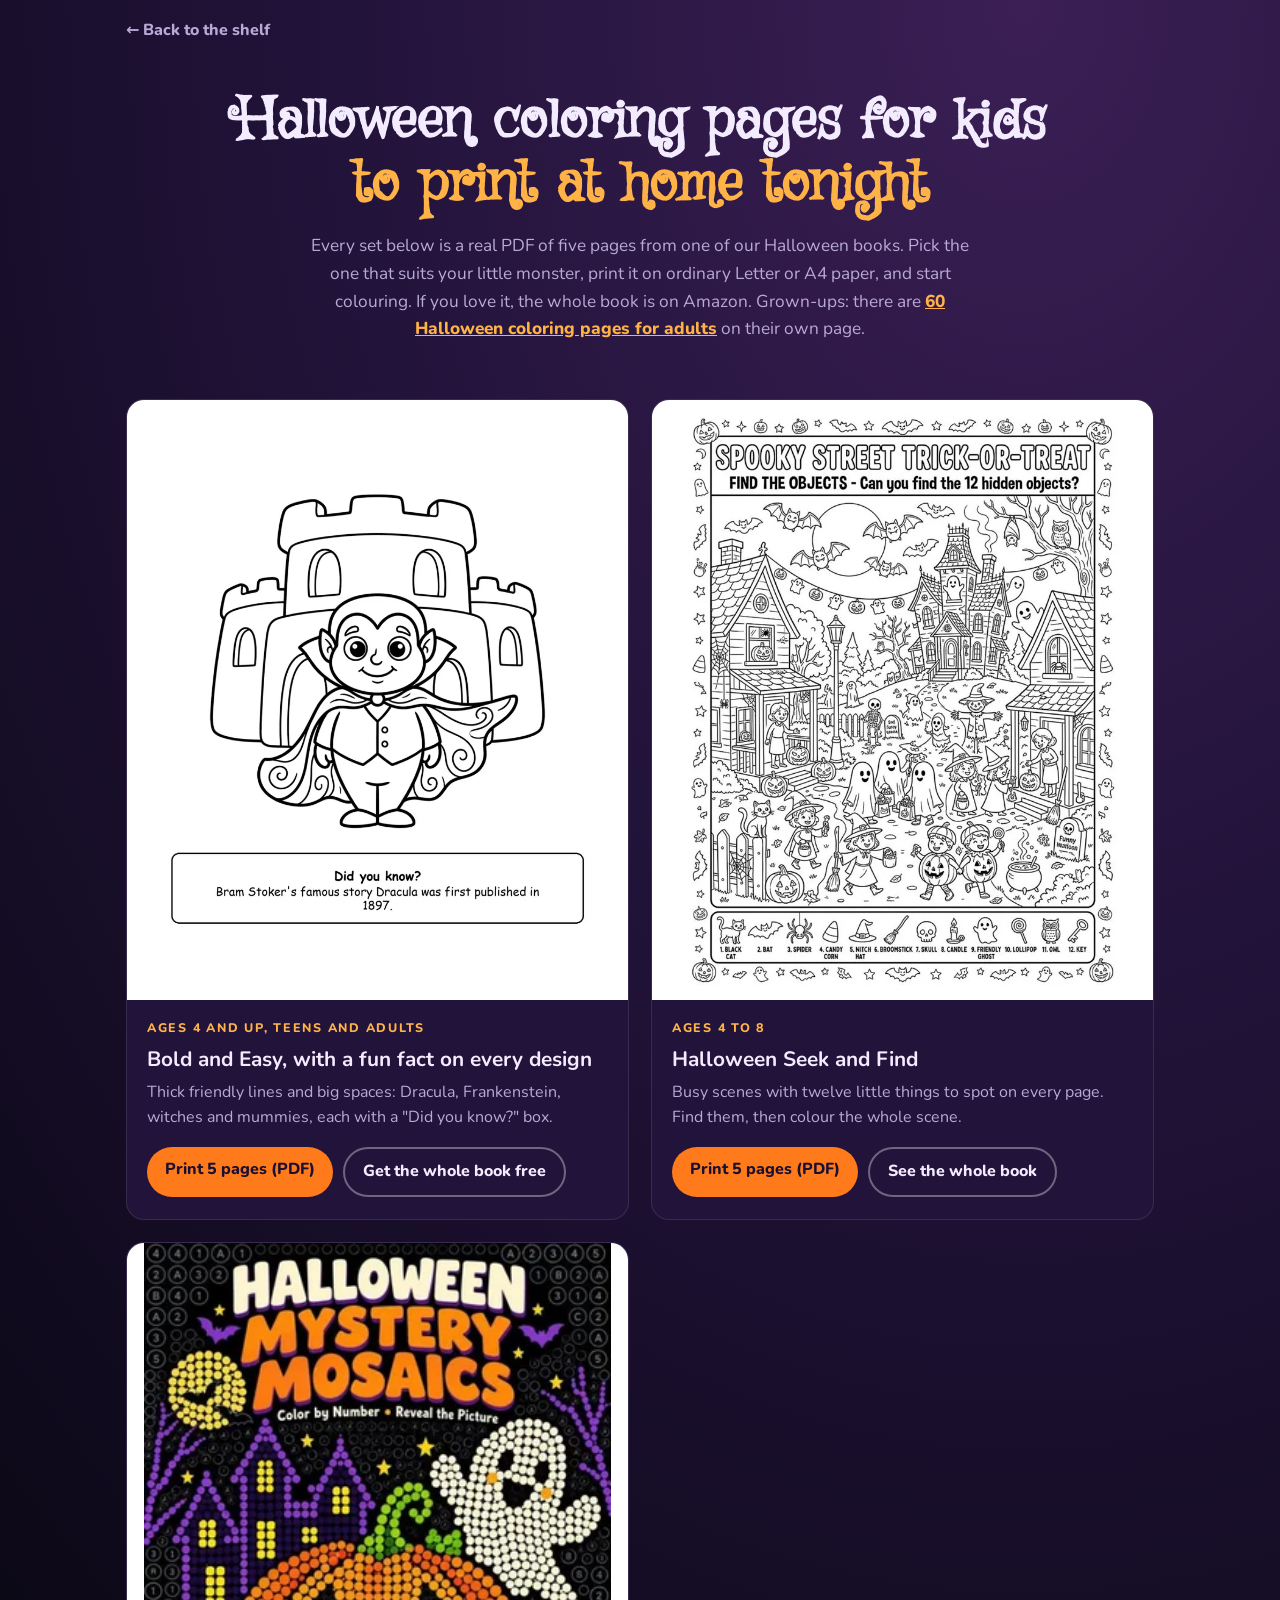
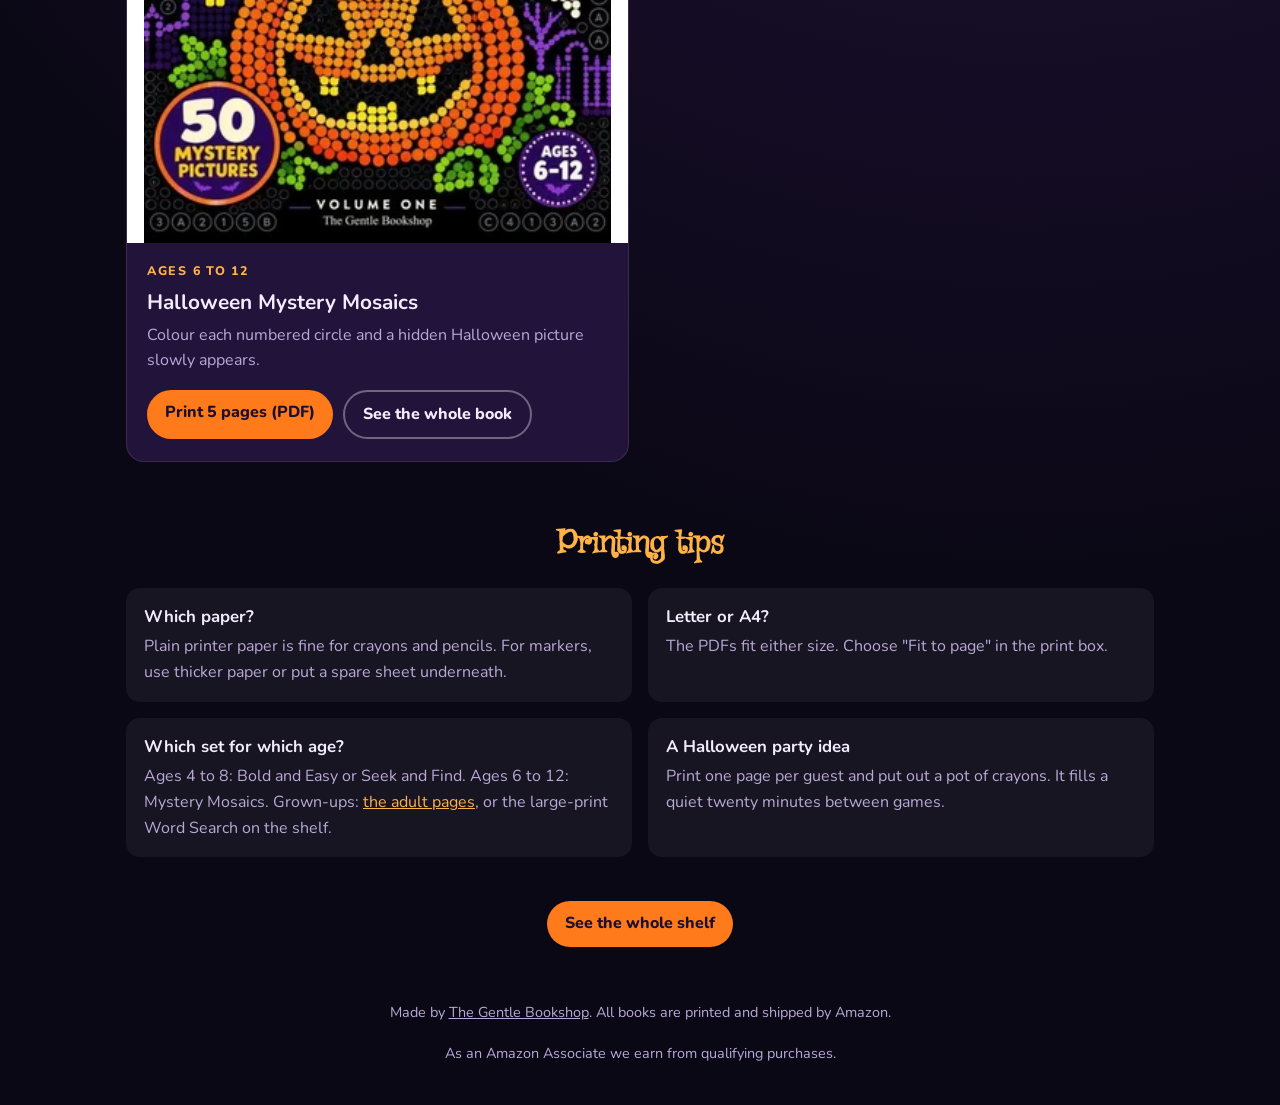
<file: halloween-coloring-pages-printable.html>
<!doctype html>
<html lang="en">
<head>
<meta charset="utf-8">
<meta name="viewport" content="width=device-width, initial-scale=1">
<title>Printable Halloween Coloring Pages for Kids | The Gentle Bookshop</title>
<meta name="description" content="Free printable Halloween coloring pages for kids ages 4 to 12: bold and easy designs, seek and find scenes and color-by-number mosaics, five pages per PDF, Letter or A4. Grown-ups: 60 adult pages on their own page.">
<link rel="canonical" href="https://ainjection.github.io/halloween-books/halloween-coloring-pages-printable.html">
<meta property="og:title" content="Printable Halloween Coloring Pages for Kids | The Gentle Bookshop"><meta property="og:description" content="Print Halloween coloring pages at home tonight: bold and easy monsters, seek and find scenes, mystery mosaics, big-print word searches and grayscale pages for grown-ups."><meta property="og:image" content="https://ainjection.github.io/halloween-books/covers/halloween-bold-easy.jpg">
<script type="application/ld+json">{"@context":"https://schema.org","@type":"CollectionPage","name":"Printable Halloween Coloring Pages for Kids and Adults","description":"Print Halloween coloring pages at home tonight: bold and easy monsters, seek and find scenes, mystery mosaics, big-print word searches and grayscale pages for grown-ups.","url":"https://ainjection.github.io/halloween-books/halloween-coloring-pages-printable.html","publisher":{"@type":"Organization","name":"The Gentle Bookshop"}}</script>
<link rel="preload" href="fonts/griffy-400.woff2" as="font" type="font/woff2" crossorigin>
<style>
@font-face{font-family:'Griffy';font-style:normal;font-weight:400;font-display:swap;src:url(fonts/griffy-400.woff2) format('woff2')}
@font-face{font-family:'Nunito';font-style:normal;font-weight:400 900;font-display:swap;src:url(fonts/nunito-400.woff2) format('woff2')}
*{box-sizing:border-box;margin:0;padding:0}
body{font-family:Nunito,system-ui,sans-serif;background:radial-gradient(120% 80% at 80% 0%,#3b1f55 0%,#22133a 45%,#0b0816 100%);background-color:#22133a;min-height:100vh;color:#f3ecff;line-height:1.6}
.wrap{max-width:1060px;margin:0 auto;padding:0 16px}
nav{padding:18px 0;font-weight:800} nav a{color:#b9a9d6;text-decoration:none} nav a:hover{color:#f3ecff}
header{padding:28px 0 20px;text-align:center}
h1{font-family:"Griffy",serif;font-size:clamp(2.1rem,6vw,3.6rem);line-height:1.1;color:#f3ecff}
h1 em{display:block;font-style:normal;color:#ffb347}
.intro{max-width:42rem;margin:16px auto 0;color:#b9a9d6;font-size:1.08rem}
.grid{display:grid;gap:22px;margin:36px 0 56px}
@media(min-width:760px){.grid{grid-template-columns:1fr 1fr}}
.card{background:#22133a;border:1px solid rgba(255,255,255,.1);border-radius:18px;overflow:hidden;display:flex;flex-direction:column}
.card img{width:100%;aspect-ratio:1/1;object-fit:contain;background:#fff}
.body{padding:18px 20px 22px;display:flex;flex-direction:column;gap:8px;flex:1}
.who{font-size:.78rem;font-weight:800;letter-spacing:.14em;text-transform:uppercase;color:#ffb347}
.card h2{font-size:1.3rem;line-height:1.25} .card p{color:#b9a9d6}
.acts{display:flex;flex-wrap:wrap;gap:10px;margin-top:auto;padding-top:8px}
.btn{display:inline-block;font-weight:800;padding:10px 18px;border-radius:999px;background:#ff7a1a;color:#1b1030;text-decoration:none}
.btn.ghost{background:transparent;color:#f3ecff;border:2px solid rgba(255,255,255,.35)}
.btn:hover{filter:brightness(1.1)}
.tips h2{font-family:"Griffy",serif;font-size:2rem;text-align:center;margin-bottom:18px;color:#ffb347}
.tipgrid{display:grid;gap:16px} @media(min-width:760px){.tipgrid{grid-template-columns:1fr 1fr}}
.tip{background:rgba(255,255,255,.05);border-radius:14px;padding:16px 18px} .tip h3{font-size:1.05rem;margin-bottom:4px} .tip p{color:#b9a9d6}
.more{text-align:center;margin:44px 0 30px}
footer{text-align:center;color:#b9a9d6;font-size:.9rem;padding:24px 0 40px} footer a{color:#b9a9d6}
</style>
</head>
<body>
<div class="wrap">
  <nav><a href="https://ainjection.github.io/halloween-books/">&larr; Back to the shelf</a></nav>
  <header>
    <h1>Halloween coloring pages for kids <em>to print at home tonight</em></h1>
    <p class="intro">Every set below is a real PDF of five pages from one of our Halloween books. Pick the one that suits your little monster, print it on ordinary Letter or A4 paper, and start colouring. If you love it, the whole book is on Amazon. Grown-ups: there are <a href="halloween-coloring-pages-for-adults.html" style="color:#ffb347;font-weight:800">60 Halloween coloring pages for adults</a> on their own page.</p>
  </header>
  <main>
    <section class="grid" aria-label="Printable sets">
    <article class="card">
      <img src="samples/be-1.webp" alt="Bold and Easy, with a fun fact on every design sample page" loading="lazy" width="600" height="600">
      <div class="body"><span class="who">Ages 4 and up, teens and adults</span><h2>Bold and Easy, with a fun fact on every design</h2><p>Thick friendly lines and big spaces: Dracula, Frankenstein, witches and mummies, each with a &quot;Did you know?&quot; box.</p>
        <div class="acts"><a class="btn" href="pages/halloween-bold-easy-sample-pages.pdf" download>Print 5 pages (PDF)</a><a class="btn ghost" href="free-halloween-coloring-book.html">Get the whole book free</a></div></div>
    </article>
    <article class="card">
      <img src="samples/sf-street.webp" alt="Halloween Seek and Find sample page" loading="lazy" width="600" height="600">
      <div class="body"><span class="who">Ages 4 to 8</span><h2>Halloween Seek and Find</h2><p>Busy scenes with twelve little things to spot on every page. Find them, then colour the whole scene.</p>
        <div class="acts"><a class="btn" href="pages/halloween-seek-and-find-sample-pages.pdf" download>Print 5 pages (PDF)</a><a class="btn ghost" href="https://www.amazon.com/dp/B0H7JDLNMW?tag=gentlebooksho-20" target="_blank" rel="noopener sponsored">See the whole book</a></div></div>
    </article>
    <article class="card">
      <img src="covers/halloween-mosaics-vol1.webp" alt="Halloween Mystery Mosaics sample page" loading="lazy" width="600" height="600">
      <div class="body"><span class="who">Ages 6 to 12</span><h2>Halloween Mystery Mosaics</h2><p>Colour each numbered circle and a hidden Halloween picture slowly appears.</p>
        <div class="acts"><a class="btn" href="pages/halloween-mosaics-vol1-sample-pages.pdf" download>Print 5 pages (PDF)</a><a class="btn ghost" href="https://www.amazon.com/dp/B0HKDV7FFW?tag=gentlebooksho-20" target="_blank" rel="noopener sponsored">See the whole book</a></div></div>
    </article>
    </section>
    <section class="tips"><h2>Printing tips</h2><div class="tipgrid"><div class="tip"><h3>Which paper?</h3><p>Plain printer paper is fine for crayons and pencils. For markers, use thicker paper or put a spare sheet underneath.</p></div><div class="tip"><h3>Letter or A4?</h3><p>The PDFs fit either size. Choose &quot;Fit to page&quot; in the print box.</p></div><div class="tip"><h3>Which set for which age?</h3><p>Ages 4 to 8: Bold and Easy or Seek and Find. Ages 6 to 12: Mystery Mosaics. Grown-ups: <a href="halloween-coloring-pages-for-adults.html" style="color:#ffb347">the adult pages</a>, or the large-print Word Search on the shelf.</p></div><div class="tip"><h3>A Halloween party idea</h3><p>Print one page per guest and put out a pot of crayons. It fills a quiet twenty minutes between games.</p></div></div></section>
    <p class="more"><a class="btn" href="https://ainjection.github.io/halloween-books/">See the whole shelf</a></p>
  </main>
  <footer>Made by <a href="https://ainjection.github.io/gentle-bookshop/">The Gentle Bookshop</a>. All books are printed and shipped by Amazon.<p class="amzn-disclosure" style="margin:18px 0 0">As an Amazon Associate we earn from qualifying purchases.</p></footer>
</div>
<script src="track.js" defer></script>
</body>
</html>
</file>
